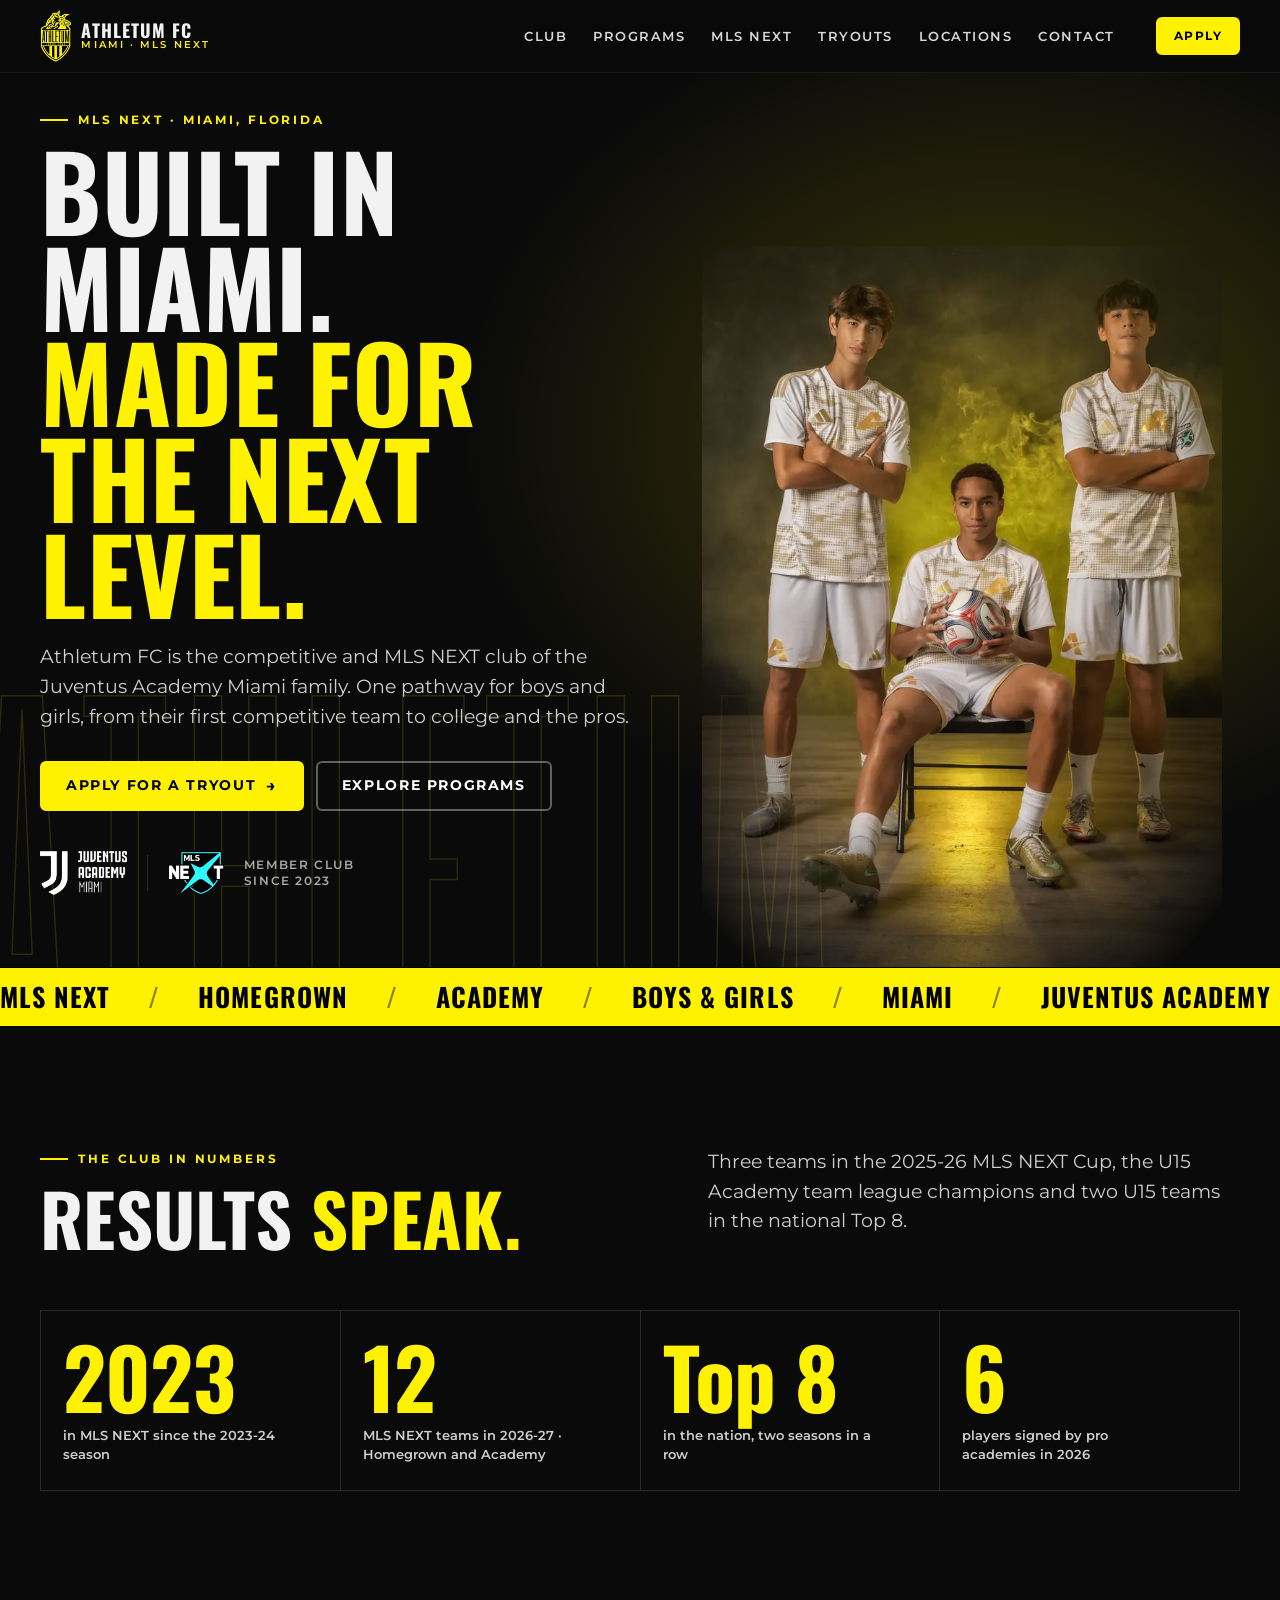
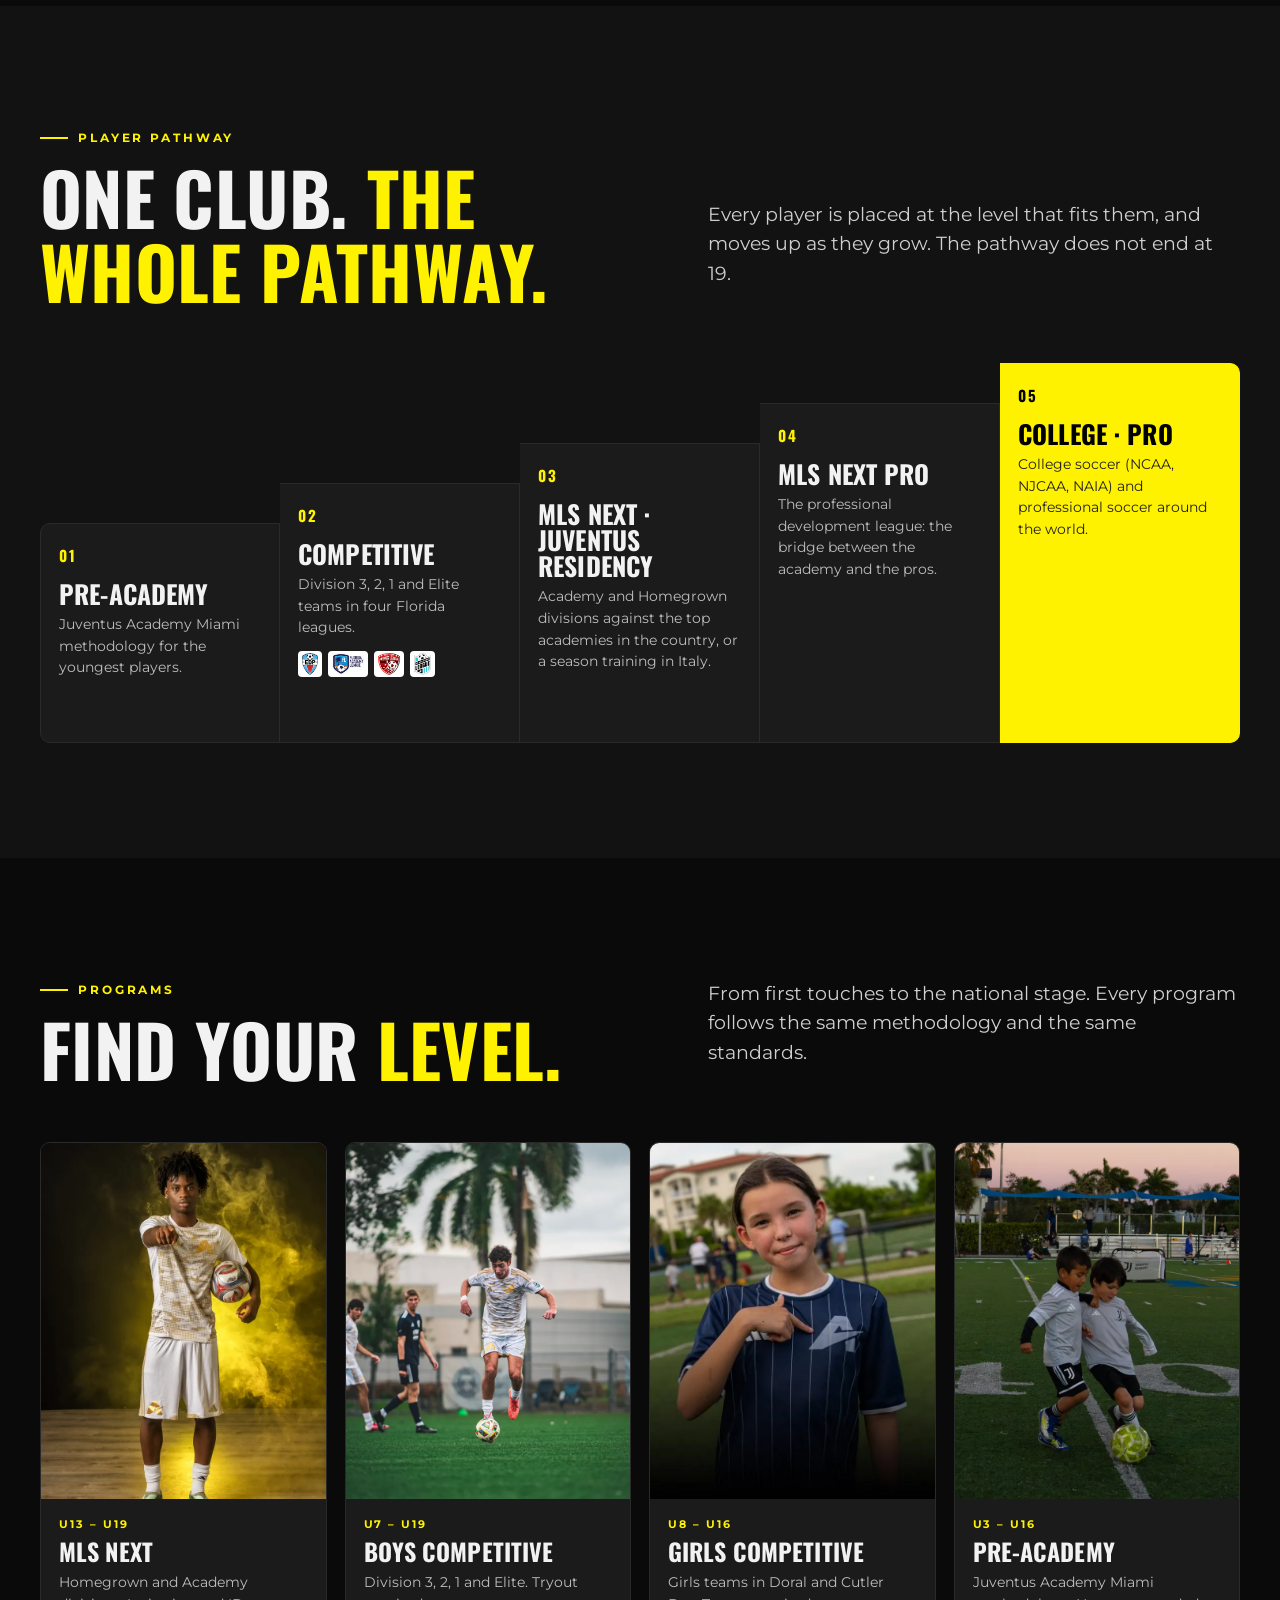
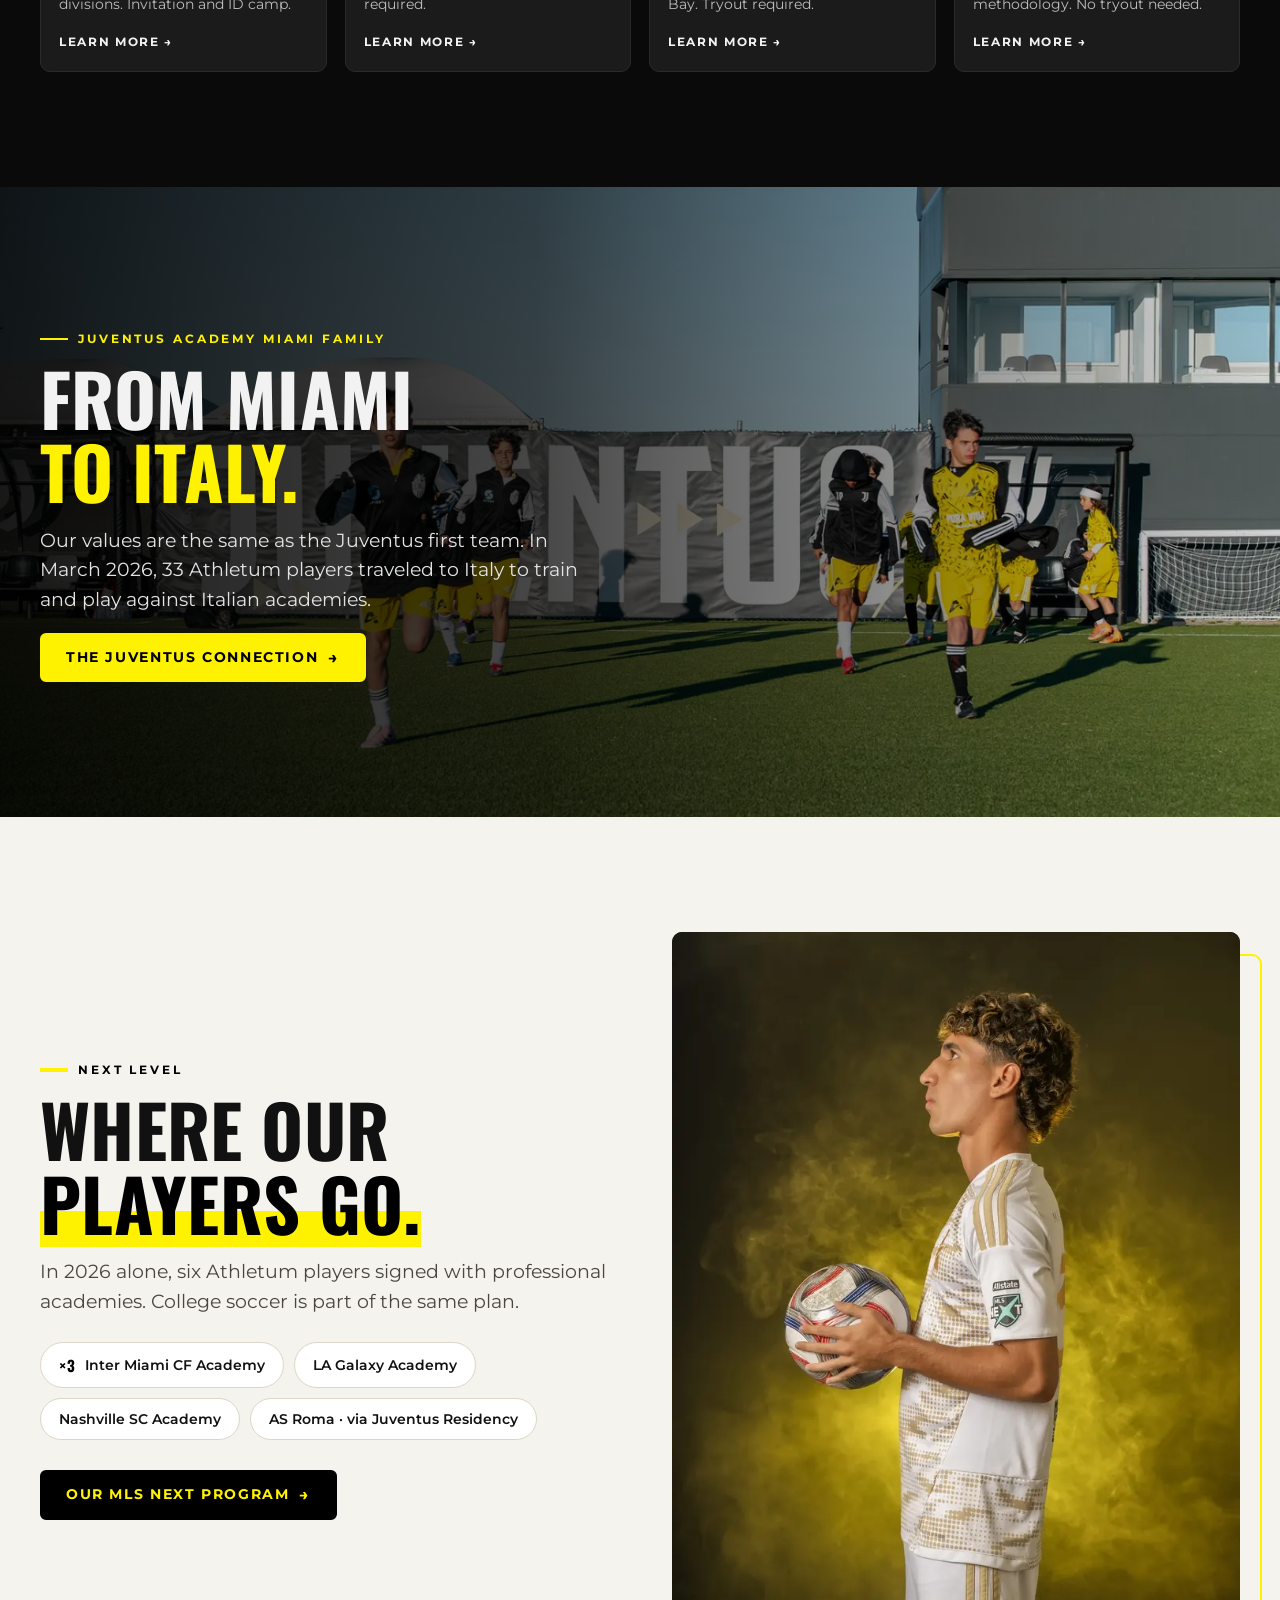
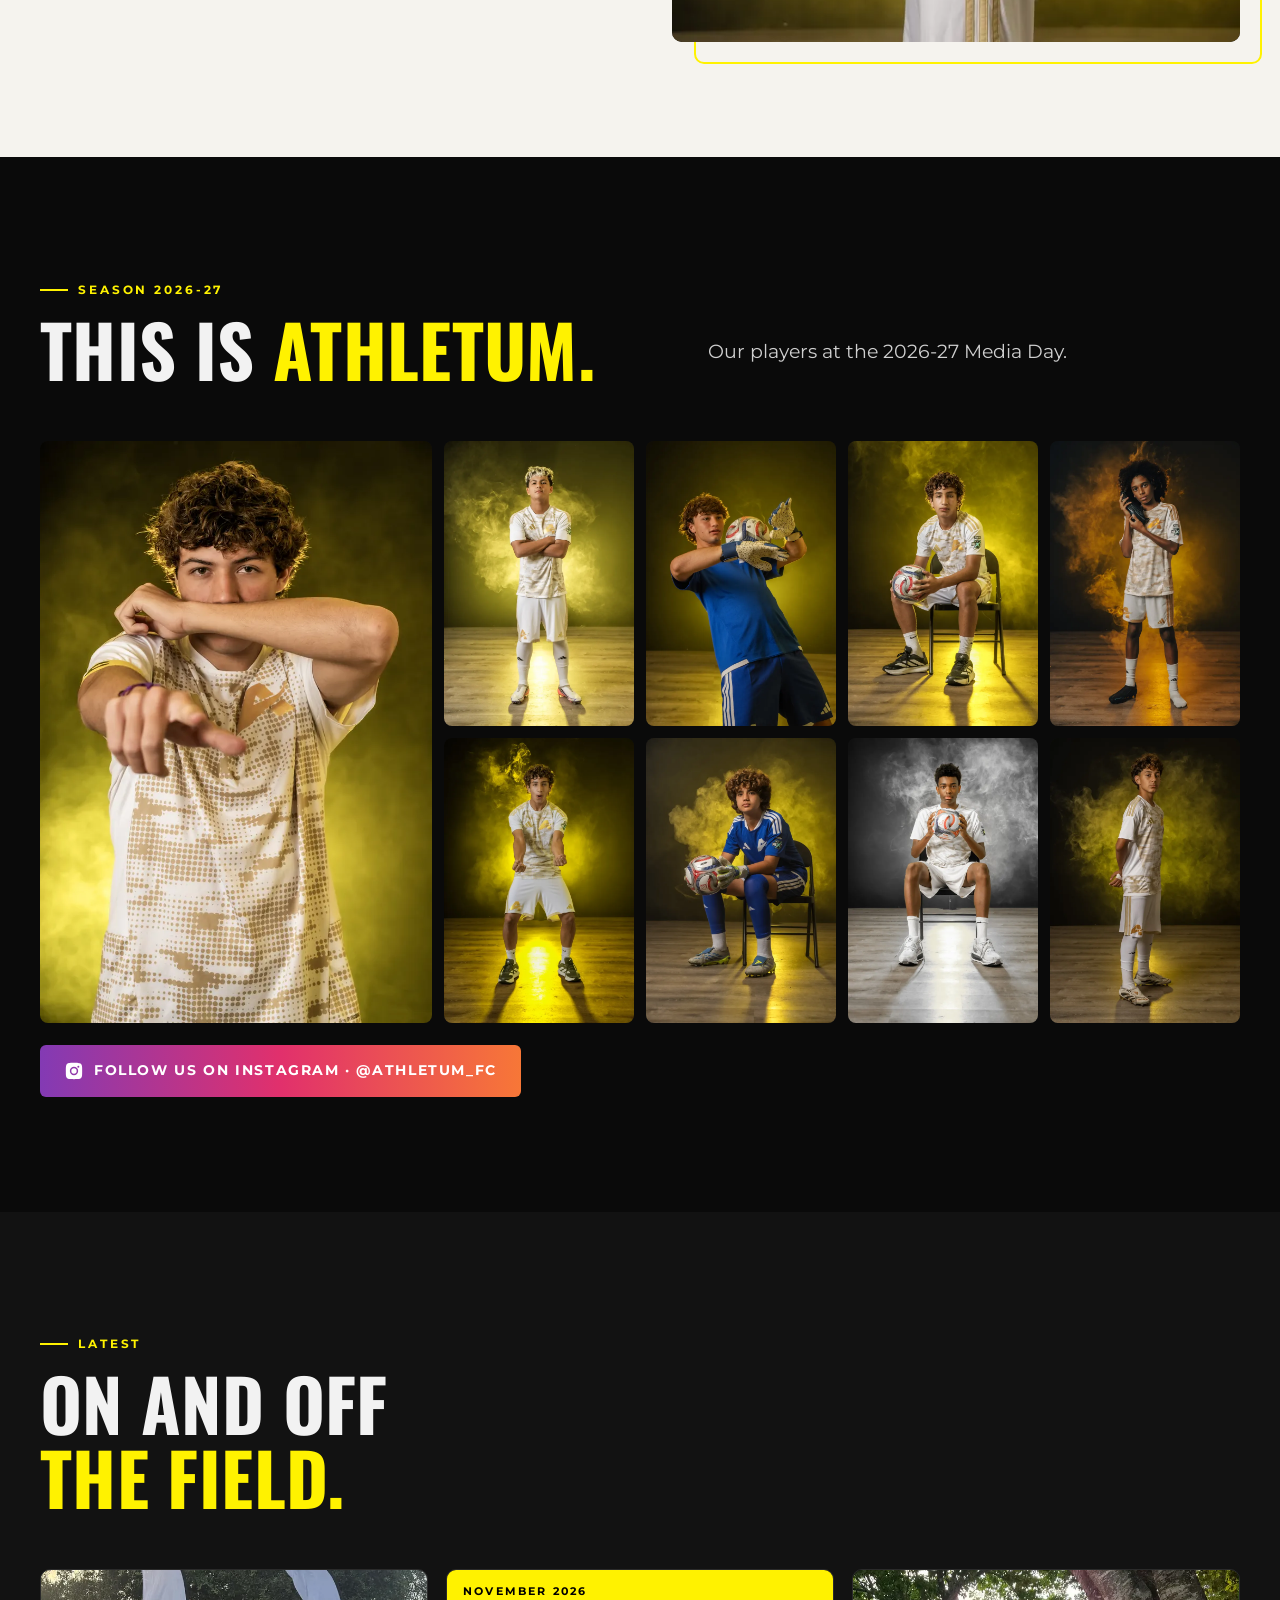
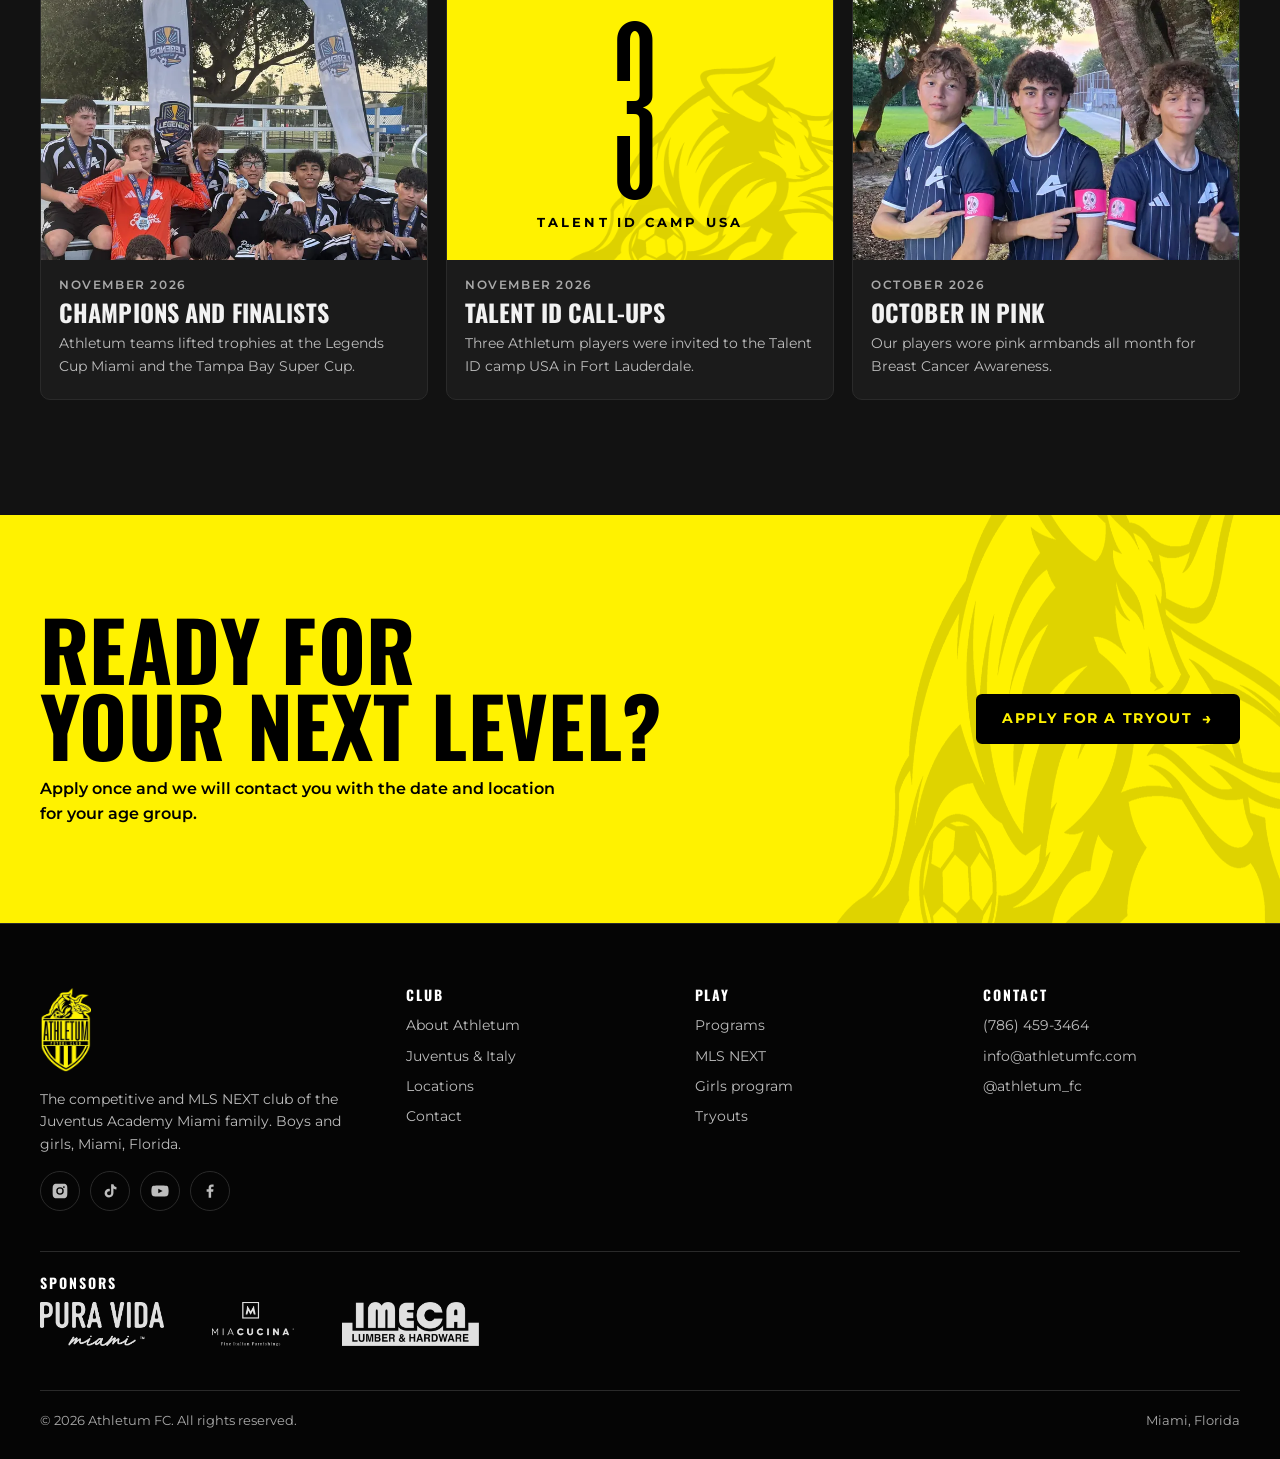
<file: index.html>
<!doctype html>
<html lang="en">
<head>
<meta charset="utf-8">
<meta name="viewport" content="width=device-width, initial-scale=1">
<meta name="robots" content="noindex, nofollow">
<title>Athletum FC · Miami</title>
<meta name="description" content="Athletum FC: MLS NEXT and competitive soccer for boys and girls in Miami. Part of the Juventus Academy Miami family.">
<meta name="theme-color" content="#0a0a0a">
<link rel="icon" href="assets/img/escudo.webp">
<link rel="preconnect" href="https://fonts.googleapis.com"><link rel="preconnect" href="https://fonts.gstatic.com" crossorigin>
<link href="https://fonts.googleapis.com/css2?family=Montserrat:wght@400;500;600;700&family=Oswald:wght@500;700&family=Six+Caps&display=swap" rel="stylesheet">
<link rel="stylesheet" href="assets/site.css?v=1311d">
<script>document.documentElement.classList.add('js')</script>
</head>
<body>
<a class="sr" href="#main">Skip to content</a>
<header class="hdr"><div class="w">
  <a class="logo" href="" aria-label="Athletum FC home"><img src="assets/img/escudo.webp" alt="" width="145" height="240"><span>Athletum FC<small>Miami · MLS NEXT</small></span></a>
  <nav class="nav" aria-label="Main"><a href="club/">Club</a><a href="programs/">Programs</a><a href="mls-next/">MLS NEXT</a><a href="tryouts/">Tryouts</a><a href="locations/">Locations</a><a href="contact/">Contact</a></nav>
  <a class="btn sm" href="tryouts/#apply">Apply</a>
  <button class="burger" type="button" aria-label="Open menu" aria-expanded="false" aria-controls="menu"><span></span></button>
</div></header>
<nav class="menu" id="menu" aria-label="Mobile"><a href="" aria-current=page>Home</a><a href="club/">Club</a><a href="programs/">Programs</a><a href="mls-next/">MLS NEXT</a><a href="tryouts/">Tryouts</a><a href="locations/">Locations</a><a href="contact/">Contact</a><a class="btn" href="tryouts/#apply">Apply for a tryout</a></nav>
<main id="main">

<section class="hero">
  <div class="big" aria-hidden="true">ATHLETUM</div>
  <div class="w">
    <div>
      <p class="eyebrow">MLS NEXT · Miami, Florida</p>
      <h1 class="h1">Built in Miami. <em>Made for the next level.</em></h1>
      <p class="lead">Athletum FC is the competitive and MLS NEXT club of the Juventus Academy Miami family. One pathway for boys and girls, from their first competitive team to college and the pros.</p>
      <div class="ctas"><a class="btn" href="tryouts/#apply">Apply for a tryout <span class="arr">→</span></a><a class="btn ghost" href="programs/">Explore programs</a></div>
      <div class="badges"><img src="assets/logo_jam.webp" alt="Juventus Academy Miami" width="593" height="300"><span class="sep"></span><img src="assets/logo_mlsnext.webp" alt="MLS NEXT" width="208" height="164"><span>Member club<br>since 2023</span></div>
    </div>
    <div class="ph"><img src="assets/img/md_2247-720.webp" srcset="assets/img/md_2247-720.webp 720w, assets/img/md_2247-1400.webp 1400w" sizes="(min-width:900px) 520px, 86vw" width="3606" height="5447" alt="Three Athletum players in the 2026-27 white and gold kit" style="object-position:50% 0%" fetchpriority="high"></div>
  </div>
</section>
<div class="mq" aria-hidden="true"><div><b>MLS NEXT</b><i>/</i><b>Homegrown</b><i>/</i><b>Academy</b><i>/</i><b>Boys &amp; Girls</b><i>/</i><b>Miami</b><i>/</i><b>Juventus Academy Miami family</b><i>/</i><b>MLS NEXT</b><i>/</i><b>Homegrown</b><i>/</i><b>Academy</b><i>/</i><b>Boys &amp; Girls</b><i>/</i><b>Miami</b><i>/</i><b>Juventus Academy Miami family</b><i>/</i><b>MLS NEXT</b><i>/</i><b>Homegrown</b><i>/</i><b>Academy</b><i>/</i><b>Boys &amp; Girls</b><i>/</i><b>Miami</b><i>/</i><b>Juventus Academy Miami family</b><i>/</i><b>MLS NEXT</b><i>/</i><b>Homegrown</b><i>/</i><b>Academy</b><i>/</i><b>Boys &amp; Girls</b><i>/</i><b>Miami</b><i>/</i><b>Juventus Academy Miami family</b><i>/</i></div></div>

<section class="sec"><div class="w">
  <div class="head split rv"><div><p class="eyebrow">The club in numbers</p><h2 class="h2">Results <em>speak.</em></h2></div>
  <p class="lead">Three teams in the 2025-26 MLS NEXT Cup, the U15 Academy team league champions and two U15 teams in the national Top 8.</p></div>
  <div class="stats rv">
  <div class="stat"><b>2023</b><span>in MLS NEXT since the 2023-24 season</span></div>
  <div class="stat"><b>12</b><span>MLS NEXT teams in 2026-27 · Homegrown and Academy</span></div>
  <div class="stat"><b>Top 8</b><span>in the nation, two seasons in a row</span></div>
  <div class="stat"><b>6</b><span>players signed by pro academies in 2026</span></div>
</div>
</div></section>

<section class="sec coal"><div class="w">
  <div class="head split rv"><div><p class="eyebrow">Player pathway</p><h2 class="h2">One club. <em>The whole pathway.</em></h2></div>
  <p class="lead">Every player is placed at the level that fits them, and moves up as they grow. The pathway does not end at 19.</p></div>
  <div class="path rv">
  <div class="step"><h3>Pre-Academy</h3><p>Juventus Academy Miami methodology for the youngest players.</p></div>
  <div class="step"><h3>Competitive</h3><p>Division 3, 2, 1 and Elite teams in four Florida leagues.</p><div class="lg"><img src="assets/liga_edp.webp" alt="EDP Florida" width="117" height="160" loading="lazy"><img src="assets/liga_fal.webp" alt="Florida Academy League" loading="lazy"><img src="assets/liga_sfpl.webp" alt="South Florida Premier League" loading="lazy"><img src="assets/liga_nal.webp" alt="National Academy League" loading="lazy"></div></div>
  <div class="step"><h3>MLS NEXT · Juventus Residency</h3><p>Academy and Homegrown divisions against the top academies in the country, or a season training in Italy.</p></div>
  <div class="step"><h3>MLS NEXT Pro</h3><p>The professional development league: the bridge between the academy and the pros.</p></div>
  <div class="step"><h3>College · Pro</h3><p>College soccer (NCAA, NJCAA, NAIA) and professional soccer around the world.</p></div>
</div>
</div></section>

<section class="sec"><div class="w">
  <div class="head split rv"><div><p class="eyebrow">Programs</p><h2 class="h2">Find your <em>level.</em></h2></div>
  <p class="lead">From first touches to the national stage. Every program follows the same methodology and the same standards.</p></div>
  <div class="cards c4">
    <a class="card rv" href="programs/#mlsnext"><div class="im"><img src="assets/img/md_1784-720.webp" srcset="assets/img/md_1784-720.webp 720w, assets/img/md_1784-1400.webp 1400w" sizes="(min-width:1060px) 300px, (min-width:700px) 50vw, 100vw" width="3744" height="5616" alt="Athletum MLS NEXT player pointing at the camera with a ball under his arm" style="object-position:50% 18%" loading="lazy" decoding="async"></div><div class="tx"><span class="tag">U13 – U19</span><h3>MLS NEXT</h3><p>Homegrown and Academy divisions. Invitation and ID camp.</p><span class="more">Learn more</span></div></a>
    <a class="card rv" href="programs/#boys"><div class="im"><img src="assets/img/ig_dribble-720.webp" srcset="assets/img/ig_dribble-720.webp 720w, assets/img/ig_dribble-1400.webp 1400w" sizes="(min-width:1060px) 300px, (min-width:700px) 50vw, 100vw" width="3059" height="3969" alt="Athletum player dribbling during a match" style="object-position:50% 40%" loading="lazy" decoding="async"></div><div class="tx"><span class="tag">U7 – U19</span><h3>Boys competitive</h3><p>Division 3, 2, 1 and Elite. Tryout required.</p><span class="more">Learn more</span></div></a>
    <a class="card rv" href="programs/#girls"><div class="im"><img src="assets/img/web_girls-720.webp" srcset="assets/img/web_girls-720.webp 720w, assets/img/web_girls-1400.webp 1400w" sizes="(min-width:1060px) 300px, (min-width:700px) 50vw, 100vw" width="600" height="720" alt="Athletum girls program player pointing at the crest on her jersey" style="object-position:50% 25%" loading="lazy" decoding="async"></div><div class="tx"><span class="tag">U8 – U16</span><h3>Girls competitive</h3><p>Girls teams in Doral and Cutler Bay. Tryout required.</p><span class="more">Learn more</span></div></a>
    <a class="card rv" href="programs/#preacademy"><div class="im"><img src="assets/img/jam_pre-720.webp" srcset="assets/img/jam_pre-720.webp 720w, assets/img/jam_pre-1400.webp 1400w" sizes="(min-width:1060px) 300px, (min-width:700px) 50vw, 100vw" width="2060" height="3090" alt="Two young Pre-Academy players battling for the ball" style="object-position:50% 45%" loading="lazy" decoding="async"></div><div class="tx"><span class="tag">U3 – U16</span><h3>Pre-Academy</h3><p>Juventus Academy Miami methodology. No tryout needed.</p><span class="more">Learn more</span></div></a>
  </div>
</div></section>

<section class="band" aria-labelledby="h-italy">
  <img src="assets/img/it_run-720.webp" srcset="assets/img/it_run-720.webp 720w, assets/img/it_run-1400.webp 1400w" sizes="100vw" width="2000" height="1333" alt="Athletum players warming up in Italy in front of a giant Juventus sign" style="object-position:50% 40%" loading="lazy" decoding="async">
  <div class="w"><div style="max-width:560px" class="rv">
    <p class="eyebrow">Juventus Academy Miami family</p>
    <h2 class="h2" id="h-italy">From Miami <em>to Italy.</em></h2>
    <p class="lead">Our values are the same as the Juventus first team. In March 2026, 33 Athletum players traveled to Italy to train and play against Italian academies.</p>
    <a class="btn" href="club/#italy">The Juventus connection <span class="arr">→</span></a>
  </div></div>
</section>

<section class="sec paper"><div class="w">
  <div class="split2">
    <div class="rv">
      <p class="eyebrow">Next level</p>
      <h2 class="h2">Where our <em>players go.</em></h2>
      <p class="lead">In 2026 alone, six Athletum players signed with professional academies. College soccer is part of the same plan.</p>
      <div class="chips" style="margin:26px 0 30px"><span class="chip"><b>×3</b> Inter Miami CF Academy</span><span class="chip">LA Galaxy Academy</span><span class="chip">Nashville SC Academy</span><span class="chip">AS Roma · via Juventus Residency</span></div>
      <a class="btn dark" href="mls-next/">Our MLS NEXT program <span class="arr">→</span></a>
    </div>
    <div class="offset rv"><div class="frame"><img src="assets/img/md_2089-720.webp" srcset="assets/img/md_2089-720.webp 720w, assets/img/md_2089-1400.webp 1400w" sizes="(min-width:900px) 560px, 100vw" width="3744" height="5616" alt="Athletum player in profile holding a ball" style="object-position:50% 20%" loading="lazy" decoding="async"></div></div>
  </div>
</div></section>

<section class="sec"><div class="w">
  <div class="head split rv"><div><p class="eyebrow">Season 2026-27</p><h2 class="h2">This is <em>Athletum.</em></h2></div>
  <p class="lead">Our players at the 2026-27 Media Day.</p></div>
  <div class="wall rv">
    <figure><img src="assets/img/md_1284-720.webp" srcset="assets/img/md_1284-720.webp 720w, assets/img/md_1284-1400.webp 1400w" sizes="(min-width:900px) 420px, 100vw" width="3744" height="5616" alt="Athletum player pointing at the camera" style="object-position:50% 20%" loading="lazy" decoding="async"></figure>
    <figure><img src="assets/img/md_1383-720.webp" srcset="assets/img/md_1383-720.webp 720w, assets/img/md_1383-1400.webp 1400w" sizes="(min-width:900px) 200px, 50vw" width="3744" height="5616" alt="Athletum player with arms crossed" style="object-position:50% 20%" loading="lazy" decoding="async"></figure>
    <figure><img src="assets/img/md_1633-720.webp" srcset="assets/img/md_1633-720.webp 720w, assets/img/md_1633-1400.webp 1400w" sizes="(min-width:900px) 200px, 50vw" width="3744" height="5616" alt="Athletum goalkeeper catching a ball" style="object-position:40% 25%" loading="lazy" decoding="async"></figure>
    <figure><img src="assets/img/md_1480-720.webp" srcset="assets/img/md_1480-720.webp 720w, assets/img/md_1480-1400.webp 1400w" sizes="(min-width:900px) 200px, 50vw" width="3744" height="5616" alt="Athletum player seated with a ball" style="object-position:50% 30%" loading="lazy" decoding="async"></figure>
    <figure><img src="assets/img/md_3378-720.webp" srcset="assets/img/md_3378-720.webp 720w, assets/img/md_3378-1400.webp 1400w" sizes="(min-width:900px) 200px, 50vw" width="3744" height="5616" alt="Athletum player holding his boots" style="object-position:50% 20%" loading="lazy" decoding="async"></figure>
    <figure><img src="assets/img/md_1468-720.webp" srcset="assets/img/md_1468-720.webp 720w, assets/img/md_1468-1400.webp 1400w" sizes="(min-width:900px) 200px, 50vw" width="3744" height="5616" alt="Athletum player in an action pose" style="object-position:50% 20%" loading="lazy" decoding="async"></figure>
    <figure><img src="assets/img/md_4099-720.webp" srcset="assets/img/md_4099-720.webp 720w, assets/img/md_4099-1400.webp 1400w" sizes="(min-width:900px) 200px, 50vw" width="3744" height="5616" alt="Athletum goalkeeper seated with a ball" style="object-position:50% 30%" loading="lazy" decoding="async"></figure>
    <figure><img src="assets/img/md_1422-720.webp" srcset="assets/img/md_1422-720.webp 720w, assets/img/md_1422-1400.webp 1400w" sizes="(min-width:900px) 200px, 50vw" width="3744" height="5616" alt="Athletum player seated holding a ball" style="object-position:50% 25%" loading="lazy" decoding="async"></figure>
    <figure><img src="assets/img/md_3267-720.webp" srcset="assets/img/md_3267-720.webp 720w, assets/img/md_3267-1400.webp 1400w" sizes="(min-width:900px) 200px, 50vw" width="3744" height="5616" alt="Athletum player standing in the 2026-27 kit" style="object-position:50% 18%" loading="lazy" decoding="async"></figure>
  </div>
  <a class="btn ig" href="https://www.instagram.com/athletum_fc/" target="_blank" rel="noopener"><svg viewBox="0 0 24 24" aria-hidden="true"><path d="M12 2.2c3.2 0 3.6 0 4.8.1 1.2.1 1.8.2 2.2.4.6.2 1 .5 1.4.9.4.4.7.8.9 1.4.2.4.4 1.1.4 2.2.1 1.3.1 1.6.1 4.8s0 3.6-.1 4.8c-.1 1.2-.2 1.8-.4 2.2-.2.6-.5 1-.9 1.4-.4.4-.8.7-1.4.9-.4.2-1.1.4-2.2.4-1.3.1-1.6.1-4.8.1s-3.6 0-4.8-.1c-1.2-.1-1.8-.2-2.2-.4-.6-.2-1-.5-1.4-.9-.4-.4-.7-.8-.9-1.4-.2-.4-.4-1.1-.4-2.2C2.2 15.6 2.2 15.2 2.2 12s0-3.6.1-4.8c.1-1.2.2-1.8.4-2.2.2-.6.5-1 .9-1.4.4-.4.8-.7 1.4-.9.4-.2 1.1-.4 2.2-.4C8.4 2.2 8.8 2.2 12 2.2zm0 4.8a5 5 0 1 0 0 10 5 5 0 0 0 0-10zm0 8.2a3.2 3.2 0 1 1 0-6.4 3.2 3.2 0 0 1 0 6.4zm5.2-9.6a1.2 1.2 0 1 0 0 2.4 1.2 1.2 0 0 0 0-2.4z"/></svg> Follow us on Instagram · @athletum_fc</a>
</div></section>

<section class="sec coal news"><div class="w">
  <div class="head split rv"><div><p class="eyebrow">Latest</p><h2 class="h2">On and off <em>the field.</em></h2></div></div>
  <div class="cards c3">
    <article class="card rv"><div class="im"><img src="assets/img/ig_legends-720.webp" srcset="assets/img/ig_legends-720.webp 720w, assets/img/ig_legends-1400.webp 1400w" sizes="(min-width:1060px) 400px, (min-width:700px) 50vw, 100vw" width="2342" height="3123" alt="Athletum team celebrating with the Legends Cup trophy" style="object-position:50% 35%" loading="lazy" decoding="async"></div><div class="tx"><time datetime="2026-11">November 2026</time><h3>Champions and finalists</h3><p>Athletum teams lifted trophies at the Legends Cup Miami and the Tampa Bay Super Cup.</p></div></article>
    <article class="card rv"><div class="im"><div class="gfx" style="width:100%;height:100%"><small>November 2026</small><img src="assets/img/toro.webp" alt="" width="1000" height="573" loading="lazy"><div><b>3</b><span>Talent ID camp USA</span></div></div></div><div class="tx"><time datetime="2026-11">November 2026</time><h3>Talent ID call-ups</h3><p>Three Athletum players were invited to the Talent ID camp USA in Fort Lauderdale.</p></div></article>
    <article class="card rv"><div class="im"><img src="assets/img/ig_pink-720.webp" srcset="assets/img/ig_pink-720.webp 720w, assets/img/ig_pink-1400.webp 1400w" sizes="(min-width:1060px) 400px, (min-width:700px) 50vw, 100vw" width="1848" height="2464" alt="Athletum players wearing pink armbands" style="object-position:50% 30%" loading="lazy" decoding="async"></div><div class="tx"><time datetime="2026-10">October 2026</time><h3>October in pink</h3><p>Our players wore pink armbands all month for Breast Cancer Awareness.</p></div></article>
  </div>
</div></section>
<section class="cta"><img class="toro" src="assets/img/toro.webp" alt="" width="1000" height="573" loading="lazy"><div class="w">
  <div><h2>Ready for<br>your next level?</h2><p>Apply once and we will contact you with the date and location for your age group.</p></div>
  <div class="ctas"><a class="btn dark" href="tryouts/#apply">Apply for a tryout <span class="arr">→</span></a></div>
</div></section>
</main>
<footer class="ftr"><div class="w">
  <div class="g">
    <div><img src="assets/img/escudo.webp" alt="Athletum FC crest" width="145" height="240" loading="lazy">
      <p>The competitive and MLS NEXT club of the Juventus Academy Miami family. Boys and girls, Miami, Florida.</p>
      <div class="soc"><a href="https://www.instagram.com/athletum_fc/" target="_blank" rel="noopener" aria-label="Instagram"><svg viewBox="0 0 24 24" aria-hidden="true"><path d="M12 2.2c3.2 0 3.6 0 4.8.1 1.2.1 1.8.2 2.2.4.6.2 1 .5 1.4.9.4.4.7.8.9 1.4.2.4.4 1.1.4 2.2.1 1.3.1 1.6.1 4.8s0 3.6-.1 4.8c-.1 1.2-.2 1.8-.4 2.2-.2.6-.5 1-.9 1.4-.4.4-.8.7-1.4.9-.4.2-1.1.4-2.2.4-1.3.1-1.6.1-4.8.1s-3.6 0-4.8-.1c-1.2-.1-1.8-.2-2.2-.4-.6-.2-1-.5-1.4-.9-.4-.4-.7-.8-.9-1.4-.2-.4-.4-1.1-.4-2.2C2.2 15.6 2.2 15.2 2.2 12s0-3.6.1-4.8c.1-1.2.2-1.8.4-2.2.2-.6.5-1 .9-1.4.4-.4.8-.7 1.4-.9.4-.2 1.1-.4 2.2-.4C8.4 2.2 8.8 2.2 12 2.2zm0 4.8a5 5 0 1 0 0 10 5 5 0 0 0 0-10zm0 8.2a3.2 3.2 0 1 1 0-6.4 3.2 3.2 0 0 1 0 6.4zm5.2-9.6a1.2 1.2 0 1 0 0 2.4 1.2 1.2 0 0 0 0-2.4z"/></svg></a><a href="https://www.tiktok.com/@athletumfc" target="_blank" rel="noopener" aria-label="TikTok"><svg viewBox="0 0 24 24" aria-hidden="true"><path d="M16.6 3c.4 2.1 1.8 3.6 4 3.8v3.1c-1.5 0-2.8-.4-4-1.2v6.1c0 3.4-2.6 5.9-5.9 5.9S4.8 18.3 4.8 15s2.7-5.9 6-5.9c.3 0 .6 0 .9.1v3.2c-.3-.1-.6-.1-.9-.1-1.5 0-2.7 1.2-2.7 2.7s1.2 2.7 2.7 2.7 2.7-1.2 2.7-2.7V3h3.1z"/></svg></a><a href="https://www.youtube.com/@athletumfc" target="_blank" rel="noopener" aria-label="YouTube"><svg viewBox="0 0 24 24" aria-hidden="true"><path d="M23 7.2a3 3 0 0 0-2.1-2.1C19 4.6 12 4.6 12 4.6s-7 0-8.9.5A3 3 0 0 0 1 7.2 31 31 0 0 0 .5 12 31 31 0 0 0 1 16.8a3 3 0 0 0 2.1 2.1c1.9.5 8.9.5 8.9.5s7 0 8.9-.5a3 3 0 0 0 2.1-2.1 31 31 0 0 0 .5-4.8 31 31 0 0 0-.5-4.8zM9.7 15.1V8.9L15.5 12l-5.8 3.1z"/></svg></a><a href="https://www.facebook.com/athletumfc" target="_blank" rel="noopener" aria-label="Facebook"><svg viewBox="0 0 24 24" aria-hidden="true"><path d="M13.5 21v-8h2.7l.4-3.2h-3.1v-2c0-.9.3-1.5 1.6-1.5h1.7V3.4c-.3 0-1.3-.1-2.5-.1-2.4 0-4.1 1.5-4.1 4.2v2.3H7.5V13h2.7v8h3.3z"/></svg></a></div></div>
    <div><h4>Club</h4><ul><li><a href="club/">About Athletum</a></li><li><a href="club/#italy">Juventus &amp; Italy</a></li><li><a href="locations/">Locations</a></li><li><a href="contact/">Contact</a></li></ul></div>
    <div><h4>Play</h4><ul><li><a href="programs/">Programs</a></li><li><a href="mls-next/">MLS NEXT</a></li><li><a href="programs/#girls">Girls program</a></li><li><a href="tryouts/">Tryouts</a></li></ul></div>
    <div><h4>Contact</h4><ul><li><a href="tel:+17864593464">(786) 459-3464</a></li><li><a href="mailto:info@athletumfc.com">info@athletumfc.com</a></li><li><a href="https://www.instagram.com/athletum_fc/" target="_blank" rel="noopener">@athletum_fc</a></li></ul></div>
  </div>
  <div class="spn"><h4>Sponsors</h4><div class="spn-l"><img src="assets/img/sponsor_puravida.webp" alt="Pura Vida Miami" loading="lazy"><img src="assets/img/sponsor_miacucina.webp" alt="Mia Cucina" loading="lazy"><img src="assets/img/sponsor_imeca.webp" alt="IMECA" loading="lazy"></div></div>
  <div class="bot"><span>© 2026 Athletum FC. All rights reserved.</span><span>Miami, Florida</span></div>
</div></footer>
<div class="fix"><a class="btn" href="tryouts/#apply">Apply for a tryout</a></div>
<script src="assets/site.js?v=1311d" defer></script>
</body>
</html>
</file>
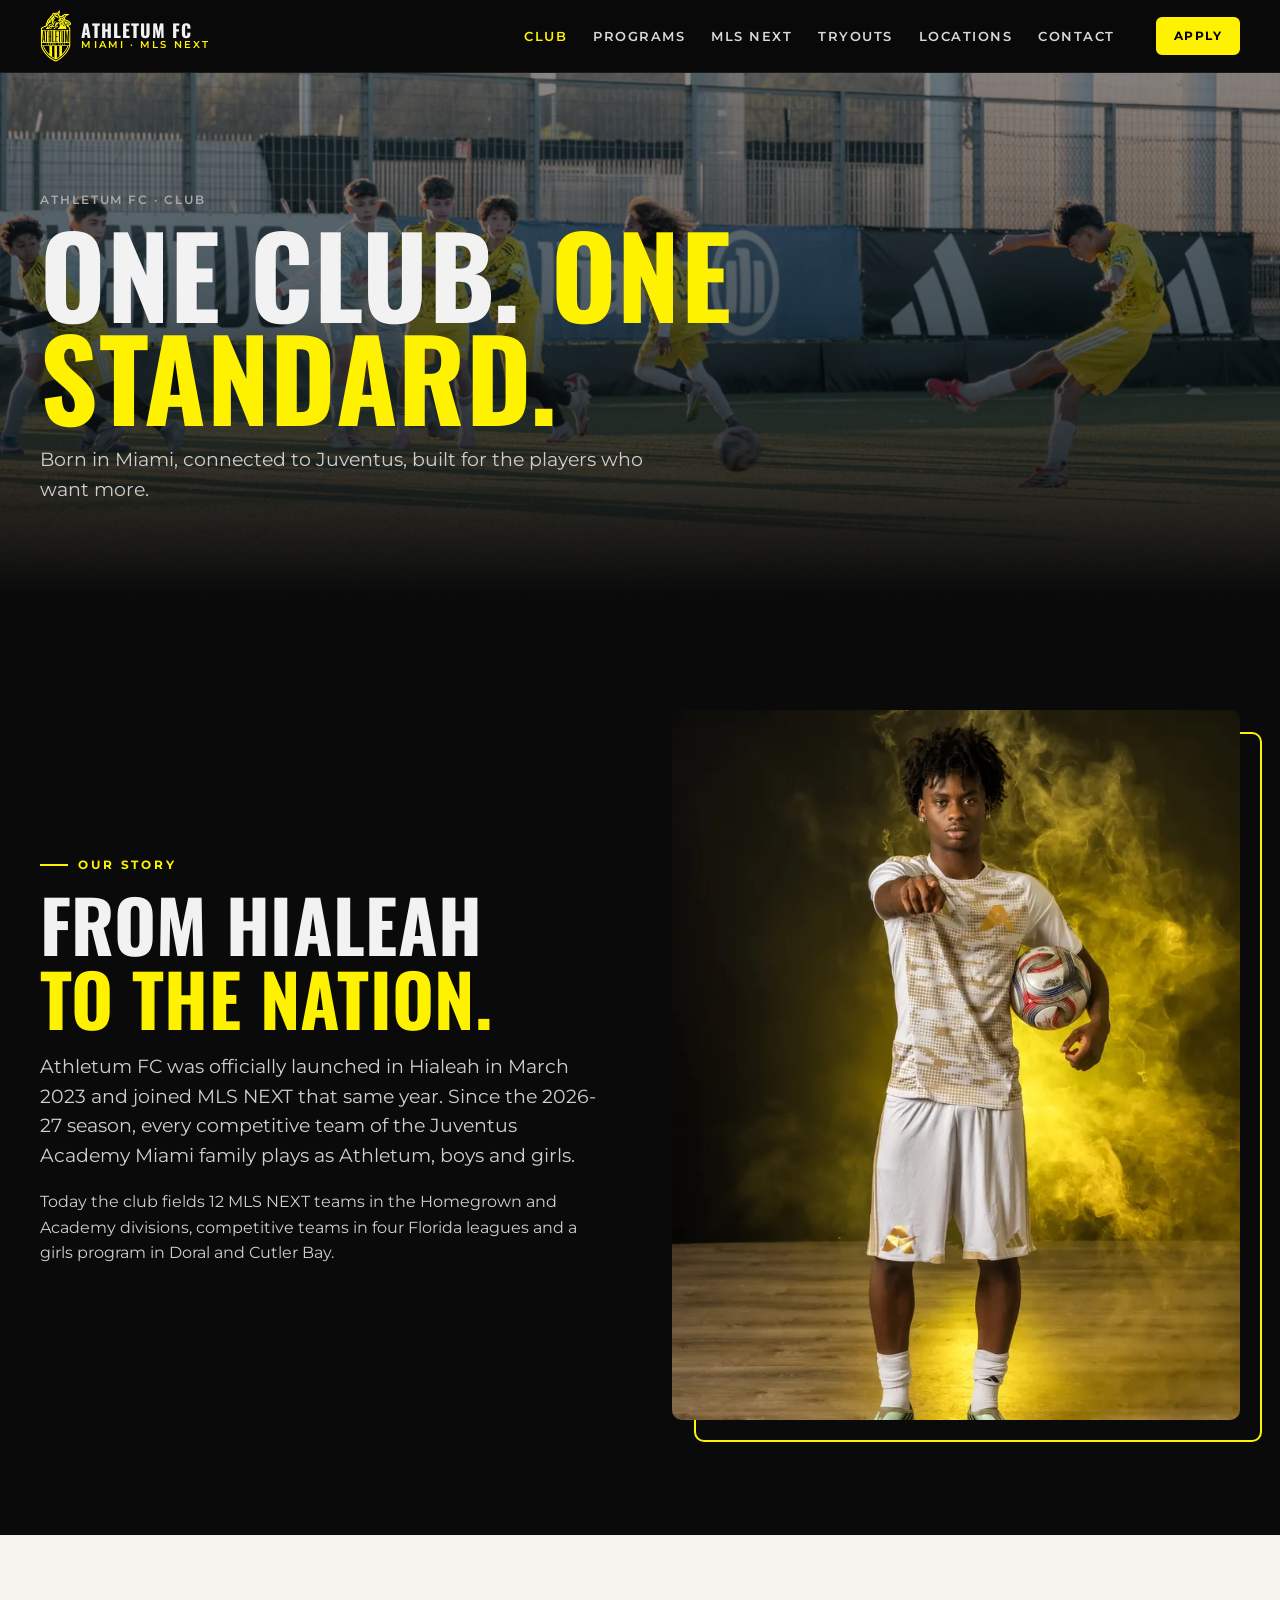
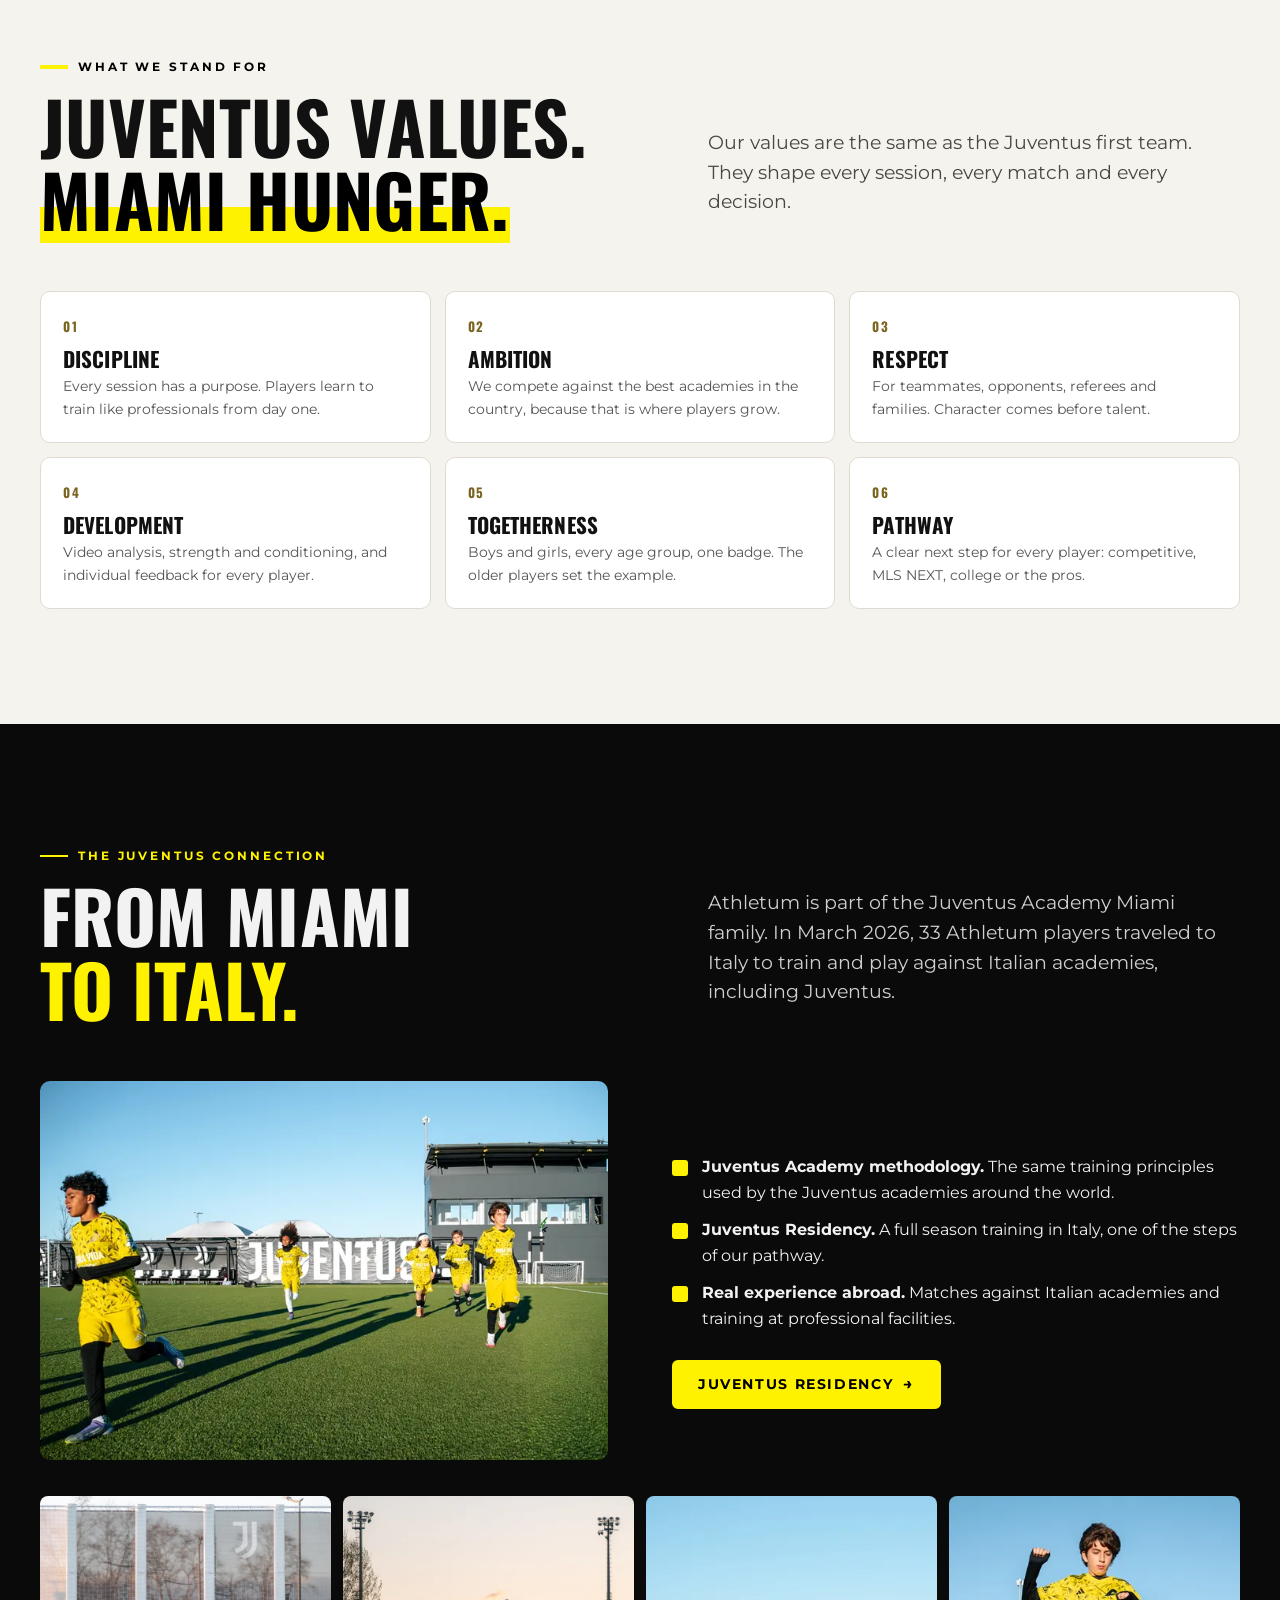
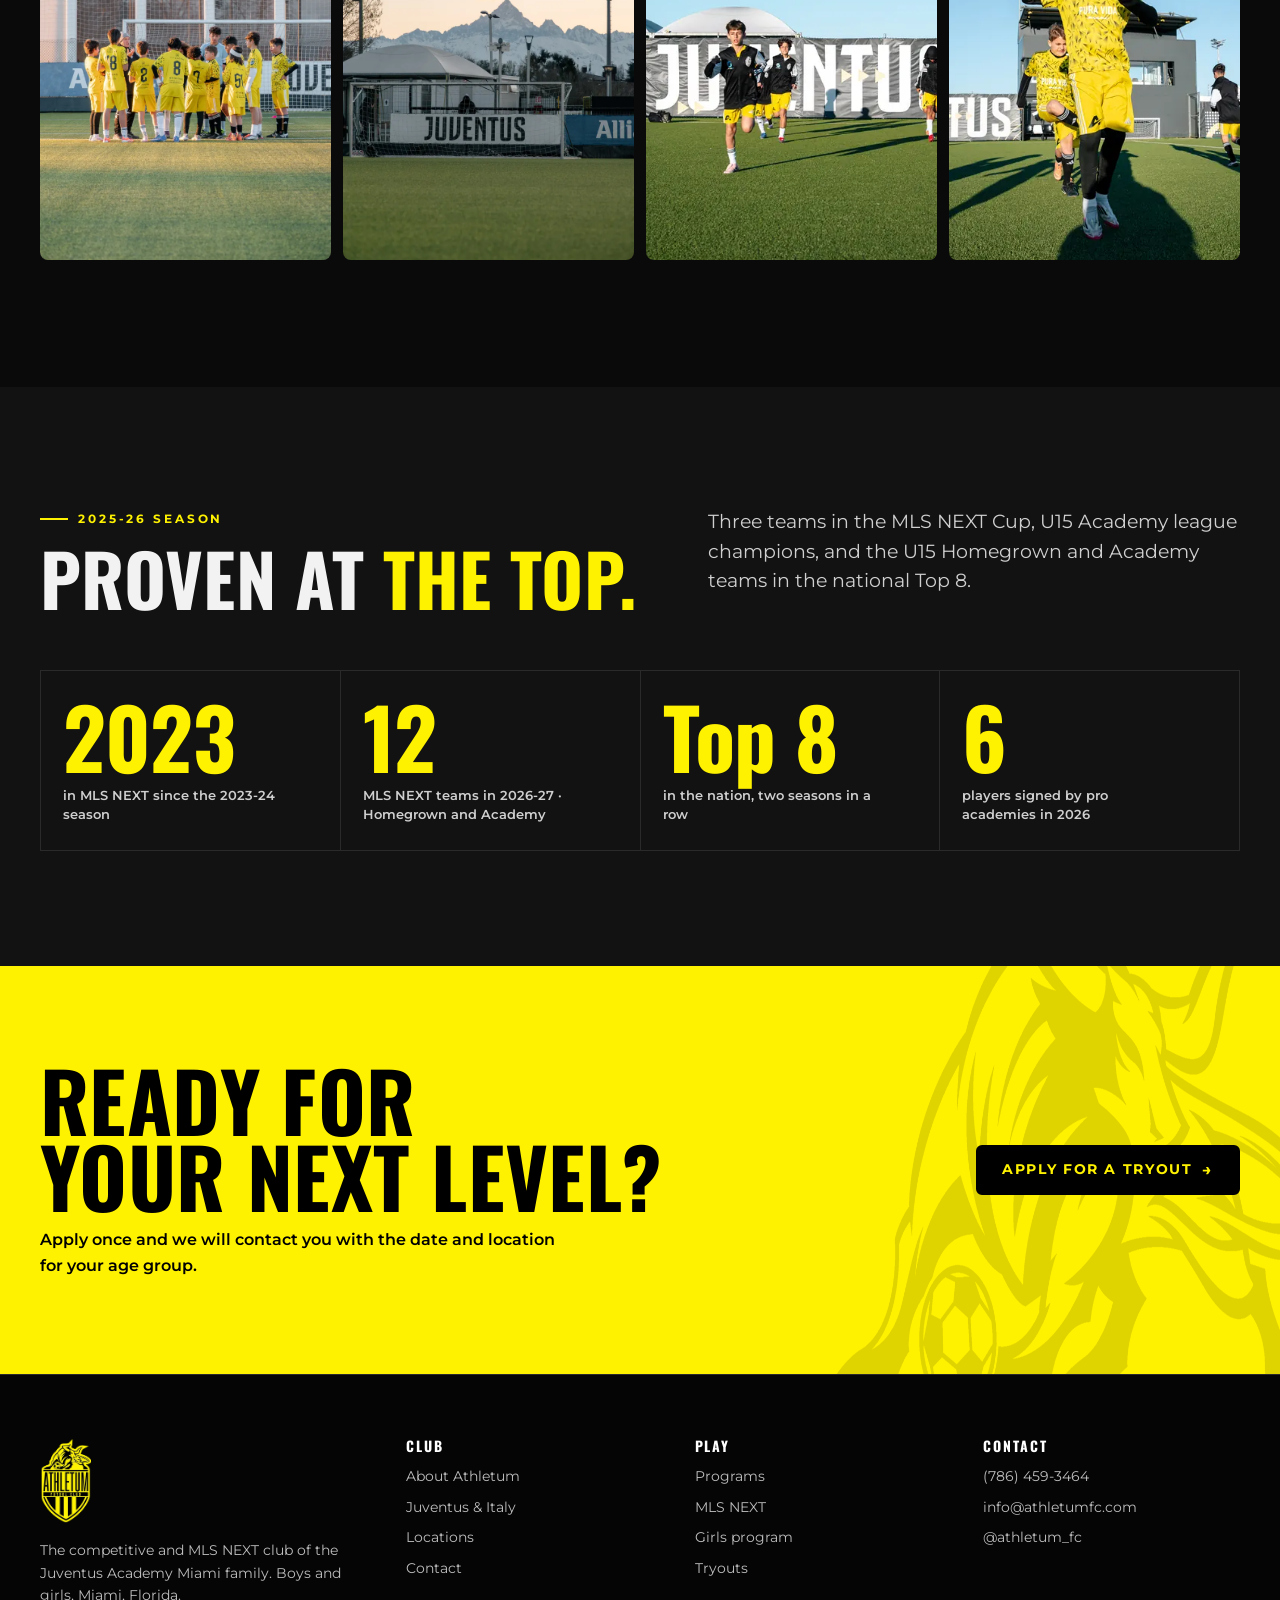
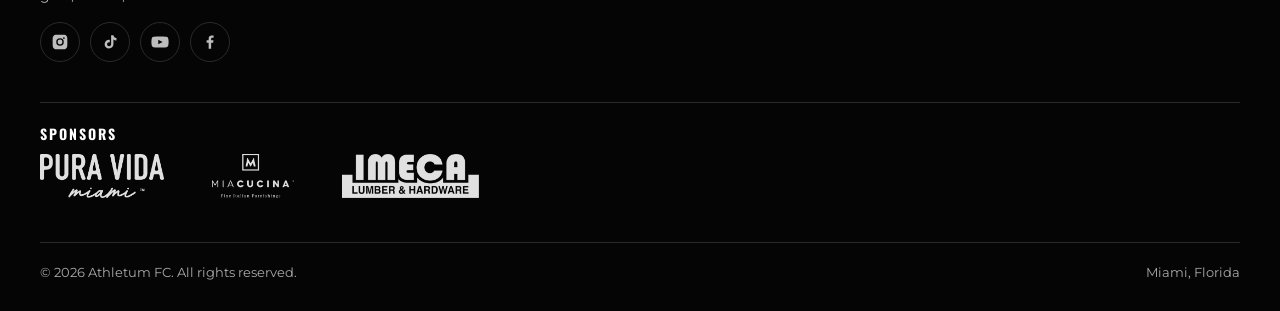
<file: club/index.html>
<!doctype html>
<html lang="en">
<head>
<meta charset="utf-8">
<meta name="viewport" content="width=device-width, initial-scale=1">
<meta name="robots" content="noindex, nofollow">
<title>Club · Athletum FC</title>
<meta name="description" content="The story, values and Juventus connection of Athletum FC, Miami.">
<meta name="theme-color" content="#0a0a0a">
<link rel="icon" href="../assets/img/escudo.webp">
<link rel="preconnect" href="https://fonts.googleapis.com"><link rel="preconnect" href="https://fonts.gstatic.com" crossorigin>
<link href="https://fonts.googleapis.com/css2?family=Montserrat:wght@400;500;600;700&family=Oswald:wght@500;700&family=Six+Caps&display=swap" rel="stylesheet">
<link rel="stylesheet" href="../assets/site.css?v=1311d">
<script>document.documentElement.classList.add('js')</script>
</head>
<body>
<a class="sr" href="#main">Skip to content</a>
<header class="hdr"><div class="w">
  <a class="logo" href="../" aria-label="Athletum FC home"><img src="../assets/img/escudo.webp" alt="" width="145" height="240"><span>Athletum FC<small>Miami · MLS NEXT</small></span></a>
  <nav class="nav" aria-label="Main"><a href="../club/" aria-current=page>Club</a><a href="../programs/">Programs</a><a href="../mls-next/">MLS NEXT</a><a href="../tryouts/">Tryouts</a><a href="../locations/">Locations</a><a href="../contact/">Contact</a></nav>
  <a class="btn sm" href="../tryouts/#apply">Apply</a>
  <button class="burger" type="button" aria-label="Open menu" aria-expanded="false" aria-controls="menu"><span></span></button>
</div></header>
<nav class="menu" id="menu" aria-label="Mobile"><a href="../">Home</a><a href="../club/" aria-current=page>Club</a><a href="../programs/">Programs</a><a href="../mls-next/">MLS NEXT</a><a href="../tryouts/">Tryouts</a><a href="../locations/">Locations</a><a href="../contact/">Contact</a><a class="btn" href="../tryouts/#apply">Apply for a tryout</a></nav>
<main id="main">

<section class="phero"><img src="../assets/img/it_shot-720.webp" srcset="../assets/img/it_shot-720.webp 720w, ../assets/img/it_shot-1400.webp 1400w" sizes="100vw" width="2000" height="1333" alt="Athletum players during a match in Italy" style="object-position:60% 55%" fetchpriority="high">
  <div class="w"><p class="crumbs">Athletum FC · Club</p><h1>One club. <em>One standard.</em></h1><p class="lead">Born in Miami, connected to Juventus, built for the players who want more.</p></div></section>

<section class="sec"><div class="w">
  <div class="split2">
    <div class="rv"><p class="eyebrow">Our story</p><h2 class="h2">From Hialeah <em>to the nation.</em></h2>
      <p class="lead">Athletum FC was officially launched in Hialeah in March 2023 and joined MLS NEXT that same year. Since the 2026-27 season, every competitive team of the Juventus Academy Miami family plays as Athletum, boys and girls.</p>
      <p style="color:#cfcfcf">Today the club fields 12 MLS NEXT teams in the Homegrown and Academy divisions, competitive teams in four Florida leagues and a girls program in Doral and Cutler Bay.</p></div>
    <div class="offset rv"><div class="frame"><img src="../assets/img/md_1784-720.webp" srcset="../assets/img/md_1784-720.webp 720w, ../assets/img/md_1784-1400.webp 1400w" sizes="(min-width:900px) 560px, 100vw" width="3744" height="5616" alt="Athletum player pointing at the camera with a ball under his arm" style="object-position:50% 18%" loading="lazy" decoding="async"></div></div>
  </div>
</div></section>

<section class="sec paper"><div class="w">
  <div class="head split rv"><div><p class="eyebrow">What we stand for</p><h2 class="h2">Juventus values. <em>Miami hunger.</em></h2></div>
  <p class="lead">Our values are the same as the Juventus first team. They shape every session, every match and every decision.</p></div>
  <div class="grid3">
    <div class="box rv"><span class="n">01</span><h3>Discipline</h3><p>Every session has a purpose. Players learn to train like professionals from day one.</p></div>
    <div class="box rv"><span class="n">02</span><h3>Ambition</h3><p>We compete against the best academies in the country, because that is where players grow.</p></div>
    <div class="box rv"><span class="n">03</span><h3>Respect</h3><p>For teammates, opponents, referees and families. Character comes before talent.</p></div>
    <div class="box rv"><span class="n">04</span><h3>Development</h3><p>Video analysis, strength and conditioning, and individual feedback for every player.</p></div>
    <div class="box rv"><span class="n">05</span><h3>Togetherness</h3><p>Boys and girls, every age group, one badge. The older players set the example.</p></div>
    <div class="box rv"><span class="n">06</span><h3>Pathway</h3><p>A clear next step for every player: competitive, MLS NEXT, college or the pros.</p></div>
  </div>
</div></section>

<section class="sec" id="italy"><div class="w">
  <div class="head split rv"><div><p class="eyebrow">The Juventus connection</p><h2 class="h2">From Miami <em>to Italy.</em></h2></div>
  <p class="lead">Athletum is part of the Juventus Academy Miami family. In March 2026, 33 Athletum players traveled to Italy to train and play against Italian academies, including Juventus.</p></div>
  <div class="split2">
    <div class="frame land rv"><img src="../assets/img/it_kid-720.webp" srcset="../assets/img/it_kid-720.webp 720w, ../assets/img/it_kid-1400.webp 1400w" sizes="(min-width:900px) 600px, 100vw" width="2000" height="1333" alt="Athletum player running on the pitch in Italy in the yellow away kit" style="object-position:40% 50%" loading="lazy" decoding="async"></div>
    <div class="rv"><ul class="ticks">
      <li><b>Juventus Academy methodology.</b> The same training principles used by the Juventus academies around the world.</li>
      <li><b>Juventus Residency.</b> A full season training in Italy, one of the steps of our pathway.</li>
      <li><b>Real experience abroad.</b> Matches against Italian academies and training at professional facilities.</li>
    </ul><a class="btn" href="../programs/#residency">Juventus Residency <span class="arr">→</span></a></div>
  </div>
  <div class="scroller fill rv" tabindex="0" aria-label="Photos from Italy, scroll sideways" style="margin-top:36px">
    <figure><img src="../assets/img/it_huddle-720.webp" srcset="../assets/img/it_huddle-720.webp 720w, ../assets/img/it_huddle-1400.webp 1400w" sizes="(min-width:900px) 300px, 72vw" width="1333" height="2000" alt="Athletum team huddle in front of the goal in Italy" style="object-position:50% 50%" loading="lazy" decoding="async"></figure>
    <figure><img src="../assets/img/it_monviso-720.webp" srcset="../assets/img/it_monviso-720.webp 720w, ../assets/img/it_monviso-1400.webp 1400w" sizes="(min-width:900px) 300px, 72vw" width="1333" height="2000" alt="Mountains behind the pitch in Italy at sunset" style="object-position:50% 50%" loading="lazy" decoding="async"></figure>
    <figure><img src="../assets/img/it_run-720.webp" srcset="../assets/img/it_run-720.webp 720w, ../assets/img/it_run-1400.webp 1400w" sizes="(min-width:900px) 300px, 72vw" width="2000" height="1333" alt="Athletum players warming up in Italy" style="object-position:30% 50%" loading="lazy" decoding="async"></figure>
    <figure><img src="../assets/img/it_kick-720.webp" srcset="../assets/img/it_kick-720.webp 720w, ../assets/img/it_kick-1400.webp 1400w" sizes="(min-width:900px) 300px, 72vw" width="2000" height="1333" alt="Athletum player celebrating with a raised fist during warm-up in Italy" style="object-position:50% 50%" loading="lazy" decoding="async"></figure>
  </div>
</div></section>

<section class="sec coal"><div class="w">
  <div class="head split rv"><div><p class="eyebrow">2025-26 season</p><h2 class="h2">Proven at <em>the top.</em></h2></div>
  <p class="lead">Three teams in the MLS NEXT Cup, U15 Academy league champions, and the U15 Homegrown and Academy teams in the national Top 8.</p></div>
  <div class="stats rv">
  <div class="stat"><b>2023</b><span>in MLS NEXT since the 2023-24 season</span></div>
  <div class="stat"><b>12</b><span>MLS NEXT teams in 2026-27 · Homegrown and Academy</span></div>
  <div class="stat"><b>Top 8</b><span>in the nation, two seasons in a row</span></div>
  <div class="stat"><b>6</b><span>players signed by pro academies in 2026</span></div>
</div>
</div></section>
<section class="cta"><img class="toro" src="../assets/img/toro.webp" alt="" width="1000" height="573" loading="lazy"><div class="w">
  <div><h2>Ready for<br>your next level?</h2><p>Apply once and we will contact you with the date and location for your age group.</p></div>
  <div class="ctas"><a class="btn dark" href="../tryouts/#apply">Apply for a tryout <span class="arr">→</span></a></div>
</div></section>
</main>
<footer class="ftr"><div class="w">
  <div class="g">
    <div><img src="../assets/img/escudo.webp" alt="Athletum FC crest" width="145" height="240" loading="lazy">
      <p>The competitive and MLS NEXT club of the Juventus Academy Miami family. Boys and girls, Miami, Florida.</p>
      <div class="soc"><a href="https://www.instagram.com/athletum_fc/" target="_blank" rel="noopener" aria-label="Instagram"><svg viewBox="0 0 24 24" aria-hidden="true"><path d="M12 2.2c3.2 0 3.6 0 4.8.1 1.2.1 1.8.2 2.2.4.6.2 1 .5 1.4.9.4.4.7.8.9 1.4.2.4.4 1.1.4 2.2.1 1.3.1 1.6.1 4.8s0 3.6-.1 4.8c-.1 1.2-.2 1.8-.4 2.2-.2.6-.5 1-.9 1.4-.4.4-.8.7-1.4.9-.4.2-1.1.4-2.2.4-1.3.1-1.6.1-4.8.1s-3.6 0-4.8-.1c-1.2-.1-1.8-.2-2.2-.4-.6-.2-1-.5-1.4-.9-.4-.4-.7-.8-.9-1.4-.2-.4-.4-1.1-.4-2.2C2.2 15.6 2.2 15.2 2.2 12s0-3.6.1-4.8c.1-1.2.2-1.8.4-2.2.2-.6.5-1 .9-1.4.4-.4.8-.7 1.4-.9.4-.2 1.1-.4 2.2-.4C8.4 2.2 8.8 2.2 12 2.2zm0 4.8a5 5 0 1 0 0 10 5 5 0 0 0 0-10zm0 8.2a3.2 3.2 0 1 1 0-6.4 3.2 3.2 0 0 1 0 6.4zm5.2-9.6a1.2 1.2 0 1 0 0 2.4 1.2 1.2 0 0 0 0-2.4z"/></svg></a><a href="https://www.tiktok.com/@athletumfc" target="_blank" rel="noopener" aria-label="TikTok"><svg viewBox="0 0 24 24" aria-hidden="true"><path d="M16.6 3c.4 2.1 1.8 3.6 4 3.8v3.1c-1.5 0-2.8-.4-4-1.2v6.1c0 3.4-2.6 5.9-5.9 5.9S4.8 18.3 4.8 15s2.7-5.9 6-5.9c.3 0 .6 0 .9.1v3.2c-.3-.1-.6-.1-.9-.1-1.5 0-2.7 1.2-2.7 2.7s1.2 2.7 2.7 2.7 2.7-1.2 2.7-2.7V3h3.1z"/></svg></a><a href="https://www.youtube.com/@athletumfc" target="_blank" rel="noopener" aria-label="YouTube"><svg viewBox="0 0 24 24" aria-hidden="true"><path d="M23 7.2a3 3 0 0 0-2.1-2.1C19 4.6 12 4.6 12 4.6s-7 0-8.9.5A3 3 0 0 0 1 7.2 31 31 0 0 0 .5 12 31 31 0 0 0 1 16.8a3 3 0 0 0 2.1 2.1c1.9.5 8.9.5 8.9.5s7 0 8.9-.5a3 3 0 0 0 2.1-2.1 31 31 0 0 0 .5-4.8 31 31 0 0 0-.5-4.8zM9.7 15.1V8.9L15.5 12l-5.8 3.1z"/></svg></a><a href="https://www.facebook.com/athletumfc" target="_blank" rel="noopener" aria-label="Facebook"><svg viewBox="0 0 24 24" aria-hidden="true"><path d="M13.5 21v-8h2.7l.4-3.2h-3.1v-2c0-.9.3-1.5 1.6-1.5h1.7V3.4c-.3 0-1.3-.1-2.5-.1-2.4 0-4.1 1.5-4.1 4.2v2.3H7.5V13h2.7v8h3.3z"/></svg></a></div></div>
    <div><h4>Club</h4><ul><li><a href="../club/">About Athletum</a></li><li><a href="../club/#italy">Juventus &amp; Italy</a></li><li><a href="../locations/">Locations</a></li><li><a href="../contact/">Contact</a></li></ul></div>
    <div><h4>Play</h4><ul><li><a href="../programs/">Programs</a></li><li><a href="../mls-next/">MLS NEXT</a></li><li><a href="../programs/#girls">Girls program</a></li><li><a href="../tryouts/">Tryouts</a></li></ul></div>
    <div><h4>Contact</h4><ul><li><a href="tel:+17864593464">(786) 459-3464</a></li><li><a href="mailto:info@athletumfc.com">info@athletumfc.com</a></li><li><a href="https://www.instagram.com/athletum_fc/" target="_blank" rel="noopener">@athletum_fc</a></li></ul></div>
  </div>
  <div class="spn"><h4>Sponsors</h4><div class="spn-l"><img src="../assets/img/sponsor_puravida.webp" alt="Pura Vida Miami" loading="lazy"><img src="../assets/img/sponsor_miacucina.webp" alt="Mia Cucina" loading="lazy"><img src="../assets/img/sponsor_imeca.webp" alt="IMECA" loading="lazy"></div></div>
  <div class="bot"><span>© 2026 Athletum FC. All rights reserved.</span><span>Miami, Florida</span></div>
</div></footer>
<div class="fix"><a class="btn" href="../tryouts/#apply">Apply for a tryout</a></div>
<script src="../assets/site.js?v=1311d" defer></script>
</body>
</html>
</file>
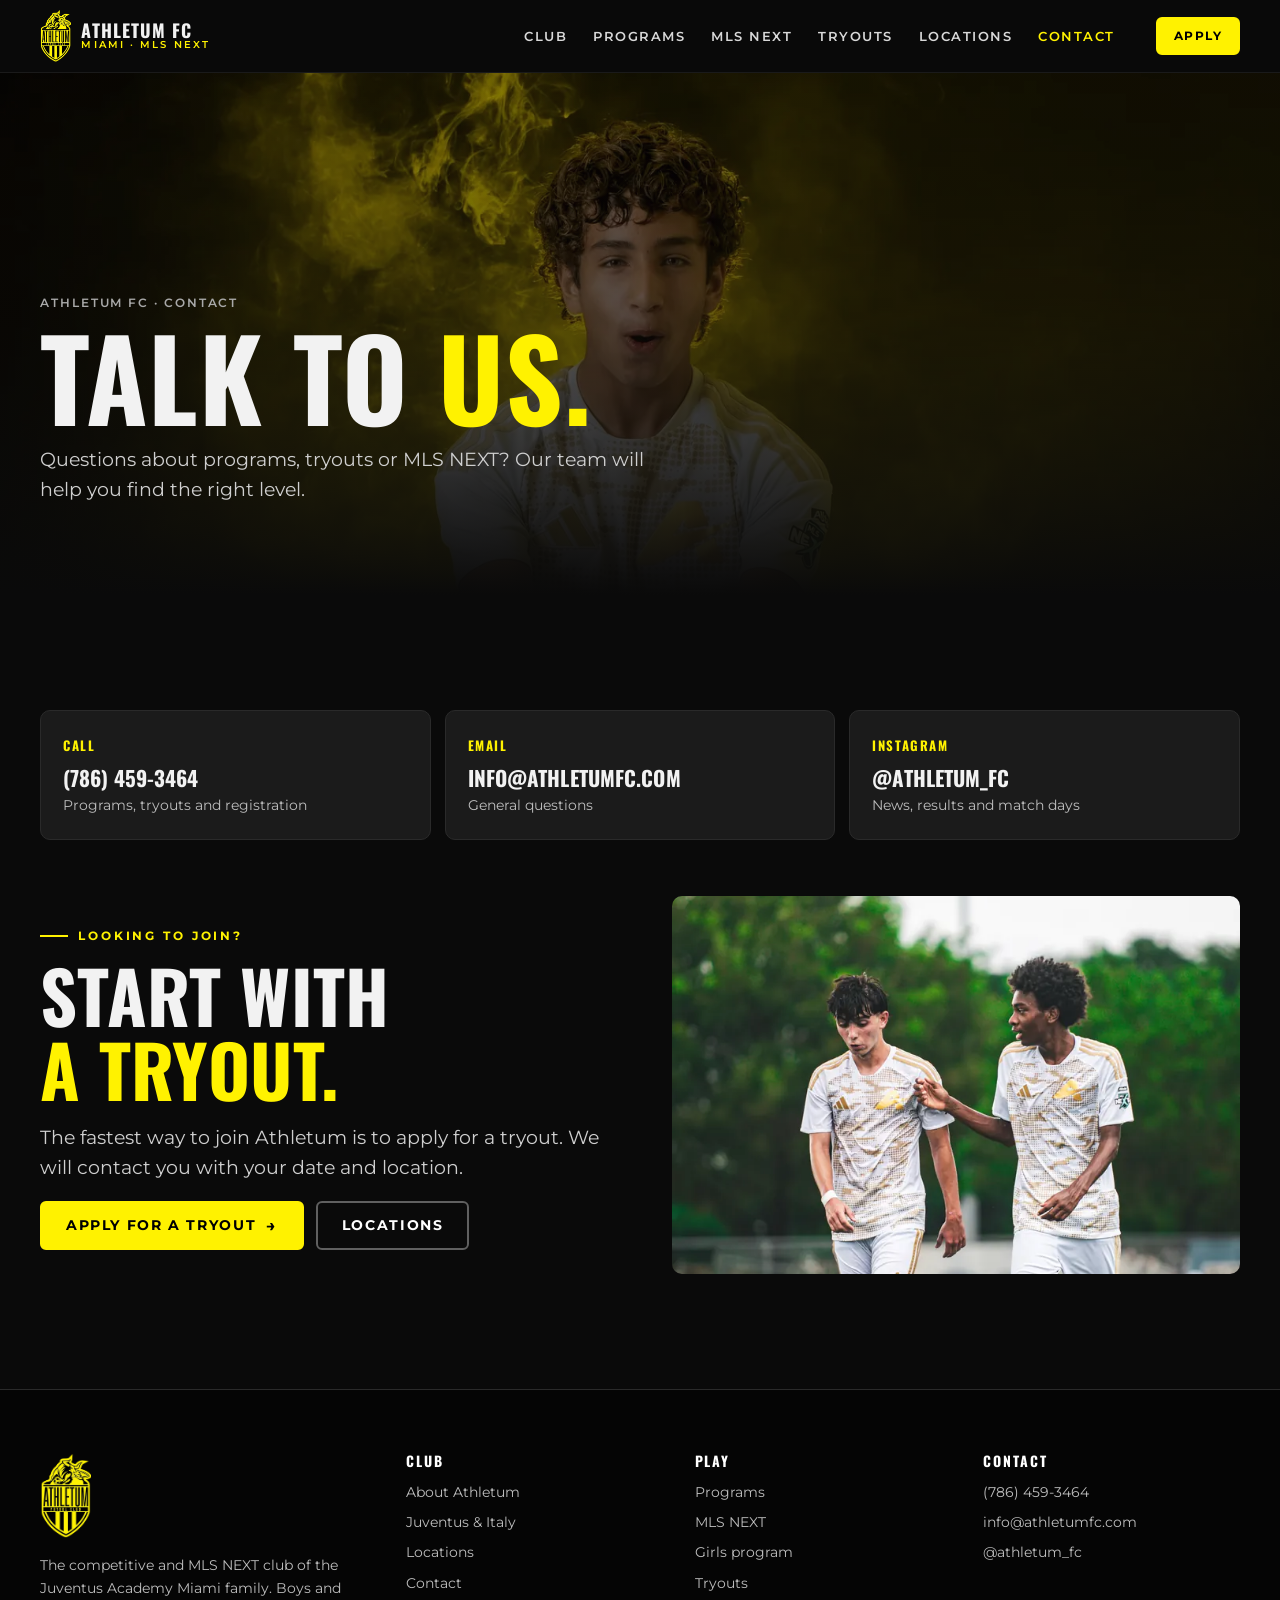
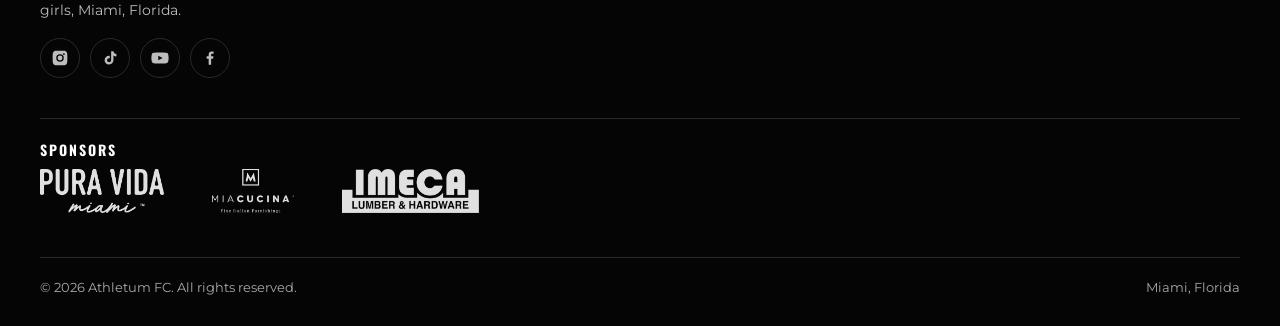
<file: contact/index.html>
<!doctype html>
<html lang="en">
<head>
<meta charset="utf-8">
<meta name="viewport" content="width=device-width, initial-scale=1">
<meta name="robots" content="noindex, nofollow">
<title>Contact · Athletum FC</title>
<meta name="description" content="Contact Athletum FC: phone, email and social media.">
<meta name="theme-color" content="#0a0a0a">
<link rel="icon" href="../assets/img/escudo.webp">
<link rel="preconnect" href="https://fonts.googleapis.com"><link rel="preconnect" href="https://fonts.gstatic.com" crossorigin>
<link href="https://fonts.googleapis.com/css2?family=Montserrat:wght@400;500;600;700&family=Oswald:wght@500;700&family=Six+Caps&display=swap" rel="stylesheet">
<link rel="stylesheet" href="../assets/site.css?v=1311d">
<script>document.documentElement.classList.add('js')</script>
</head>
<body>
<a class="sr" href="#main">Skip to content</a>
<header class="hdr"><div class="w">
  <a class="logo" href="../" aria-label="Athletum FC home"><img src="../assets/img/escudo.webp" alt="" width="145" height="240"><span>Athletum FC<small>Miami · MLS NEXT</small></span></a>
  <nav class="nav" aria-label="Main"><a href="../club/">Club</a><a href="../programs/">Programs</a><a href="../mls-next/">MLS NEXT</a><a href="../tryouts/">Tryouts</a><a href="../locations/">Locations</a><a href="../contact/" aria-current=page>Contact</a></nav>
  <a class="btn sm" href="../tryouts/#apply">Apply</a>
  <button class="burger" type="button" aria-label="Open menu" aria-expanded="false" aria-controls="menu"><span></span></button>
</div></header>
<nav class="menu" id="menu" aria-label="Mobile"><a href="../">Home</a><a href="../club/">Club</a><a href="../programs/">Programs</a><a href="../mls-next/">MLS NEXT</a><a href="../tryouts/">Tryouts</a><a href="../locations/">Locations</a><a href="../contact/" aria-current=page>Contact</a><a class="btn" href="../tryouts/#apply">Apply for a tryout</a></nav>
<main id="main">

<section class="phero"><img src="../assets/img/md_1468-720.webp" srcset="../assets/img/md_1468-720.webp 720w, ../assets/img/md_1468-1400.webp 1400w" sizes="100vw" width="3744" height="5616" alt="Athletum player in an action pose" style="object-position:50% 9%" fetchpriority="high">
  <div class="w"><p class="crumbs">Athletum FC · Contact</p><h1>Talk to <em>us.</em></h1><p class="lead">Questions about programs, tryouts or MLS NEXT? Our team will help you find the right level.</p></div></section>
<section class="sec"><div class="w"><div class="grid3">
  <a class="box rv" href="tel:+17864593464" style="text-decoration:none"><span class="n">CALL</span><h3>(786) 459-3464</h3><p>Programs, tryouts and registration</p></a>
  <a class="box rv" href="mailto:info@athletumfc.com" style="text-decoration:none"><span class="n">EMAIL</span><h3>info@athletumfc.com</h3><p>General questions</p></a>
  <a class="box rv" href="https://www.instagram.com/athletum_fc/" target="_blank" rel="noopener" style="text-decoration:none"><span class="n">INSTAGRAM</span><h3>@athletum_fc</h3><p>News, results and match days</p></a>
</div>
<div class="split2" style="margin-top:56px">
  <div class="rv"><p class="eyebrow">Looking to join?</p><h2 class="h2">Start with <em>a tryout.</em></h2><p class="lead">The fastest way to join Athletum is to apply for a tryout. We will contact you with your date and location.</p>
  <div class="ctas"><a class="btn" href="../tryouts/#apply">Apply for a tryout <span class="arr">→</span></a><a class="btn ghost" href="../locations/">Locations</a></div></div>
  <div class="frame land rv"><img src="../assets/img/ig_duo-720.webp" srcset="../assets/img/ig_duo-720.webp 720w, ../assets/img/ig_duo-1400.webp 1400w" sizes="(min-width:900px) 600px, 100vw" width="2894" height="3755" alt="Two Athletum players on the pitch" style="object-position:50% 35%" loading="lazy" decoding="async"></div>
</div></div></section>
</main>
<footer class="ftr"><div class="w">
  <div class="g">
    <div><img src="../assets/img/escudo.webp" alt="Athletum FC crest" width="145" height="240" loading="lazy">
      <p>The competitive and MLS NEXT club of the Juventus Academy Miami family. Boys and girls, Miami, Florida.</p>
      <div class="soc"><a href="https://www.instagram.com/athletum_fc/" target="_blank" rel="noopener" aria-label="Instagram"><svg viewBox="0 0 24 24" aria-hidden="true"><path d="M12 2.2c3.2 0 3.6 0 4.8.1 1.2.1 1.8.2 2.2.4.6.2 1 .5 1.4.9.4.4.7.8.9 1.4.2.4.4 1.1.4 2.2.1 1.3.1 1.6.1 4.8s0 3.6-.1 4.8c-.1 1.2-.2 1.8-.4 2.2-.2.6-.5 1-.9 1.4-.4.4-.8.7-1.4.9-.4.2-1.1.4-2.2.4-1.3.1-1.6.1-4.8.1s-3.6 0-4.8-.1c-1.2-.1-1.8-.2-2.2-.4-.6-.2-1-.5-1.4-.9-.4-.4-.7-.8-.9-1.4-.2-.4-.4-1.1-.4-2.2C2.2 15.6 2.2 15.2 2.2 12s0-3.6.1-4.8c.1-1.2.2-1.8.4-2.2.2-.6.5-1 .9-1.4.4-.4.8-.7 1.4-.9.4-.2 1.1-.4 2.2-.4C8.4 2.2 8.8 2.2 12 2.2zm0 4.8a5 5 0 1 0 0 10 5 5 0 0 0 0-10zm0 8.2a3.2 3.2 0 1 1 0-6.4 3.2 3.2 0 0 1 0 6.4zm5.2-9.6a1.2 1.2 0 1 0 0 2.4 1.2 1.2 0 0 0 0-2.4z"/></svg></a><a href="https://www.tiktok.com/@athletumfc" target="_blank" rel="noopener" aria-label="TikTok"><svg viewBox="0 0 24 24" aria-hidden="true"><path d="M16.6 3c.4 2.1 1.8 3.6 4 3.8v3.1c-1.5 0-2.8-.4-4-1.2v6.1c0 3.4-2.6 5.9-5.9 5.9S4.8 18.3 4.8 15s2.7-5.9 6-5.9c.3 0 .6 0 .9.1v3.2c-.3-.1-.6-.1-.9-.1-1.5 0-2.7 1.2-2.7 2.7s1.2 2.7 2.7 2.7 2.7-1.2 2.7-2.7V3h3.1z"/></svg></a><a href="https://www.youtube.com/@athletumfc" target="_blank" rel="noopener" aria-label="YouTube"><svg viewBox="0 0 24 24" aria-hidden="true"><path d="M23 7.2a3 3 0 0 0-2.1-2.1C19 4.6 12 4.6 12 4.6s-7 0-8.9.5A3 3 0 0 0 1 7.2 31 31 0 0 0 .5 12 31 31 0 0 0 1 16.8a3 3 0 0 0 2.1 2.1c1.9.5 8.9.5 8.9.5s7 0 8.9-.5a3 3 0 0 0 2.1-2.1 31 31 0 0 0 .5-4.8 31 31 0 0 0-.5-4.8zM9.7 15.1V8.9L15.5 12l-5.8 3.1z"/></svg></a><a href="https://www.facebook.com/athletumfc" target="_blank" rel="noopener" aria-label="Facebook"><svg viewBox="0 0 24 24" aria-hidden="true"><path d="M13.5 21v-8h2.7l.4-3.2h-3.1v-2c0-.9.3-1.5 1.6-1.5h1.7V3.4c-.3 0-1.3-.1-2.5-.1-2.4 0-4.1 1.5-4.1 4.2v2.3H7.5V13h2.7v8h3.3z"/></svg></a></div></div>
    <div><h4>Club</h4><ul><li><a href="../club/">About Athletum</a></li><li><a href="../club/#italy">Juventus &amp; Italy</a></li><li><a href="../locations/">Locations</a></li><li><a href="../contact/">Contact</a></li></ul></div>
    <div><h4>Play</h4><ul><li><a href="../programs/">Programs</a></li><li><a href="../mls-next/">MLS NEXT</a></li><li><a href="../programs/#girls">Girls program</a></li><li><a href="../tryouts/">Tryouts</a></li></ul></div>
    <div><h4>Contact</h4><ul><li><a href="tel:+17864593464">(786) 459-3464</a></li><li><a href="mailto:info@athletumfc.com">info@athletumfc.com</a></li><li><a href="https://www.instagram.com/athletum_fc/" target="_blank" rel="noopener">@athletum_fc</a></li></ul></div>
  </div>
  <div class="spn"><h4>Sponsors</h4><div class="spn-l"><img src="../assets/img/sponsor_puravida.webp" alt="Pura Vida Miami" loading="lazy"><img src="../assets/img/sponsor_miacucina.webp" alt="Mia Cucina" loading="lazy"><img src="../assets/img/sponsor_imeca.webp" alt="IMECA" loading="lazy"></div></div>
  <div class="bot"><span>© 2026 Athletum FC. All rights reserved.</span><span>Miami, Florida</span></div>
</div></footer>
<div class="fix"><a class="btn" href="../tryouts/#apply">Apply for a tryout</a></div>
<script src="../assets/site.js?v=1311d" defer></script>
</body>
</html>
</file>
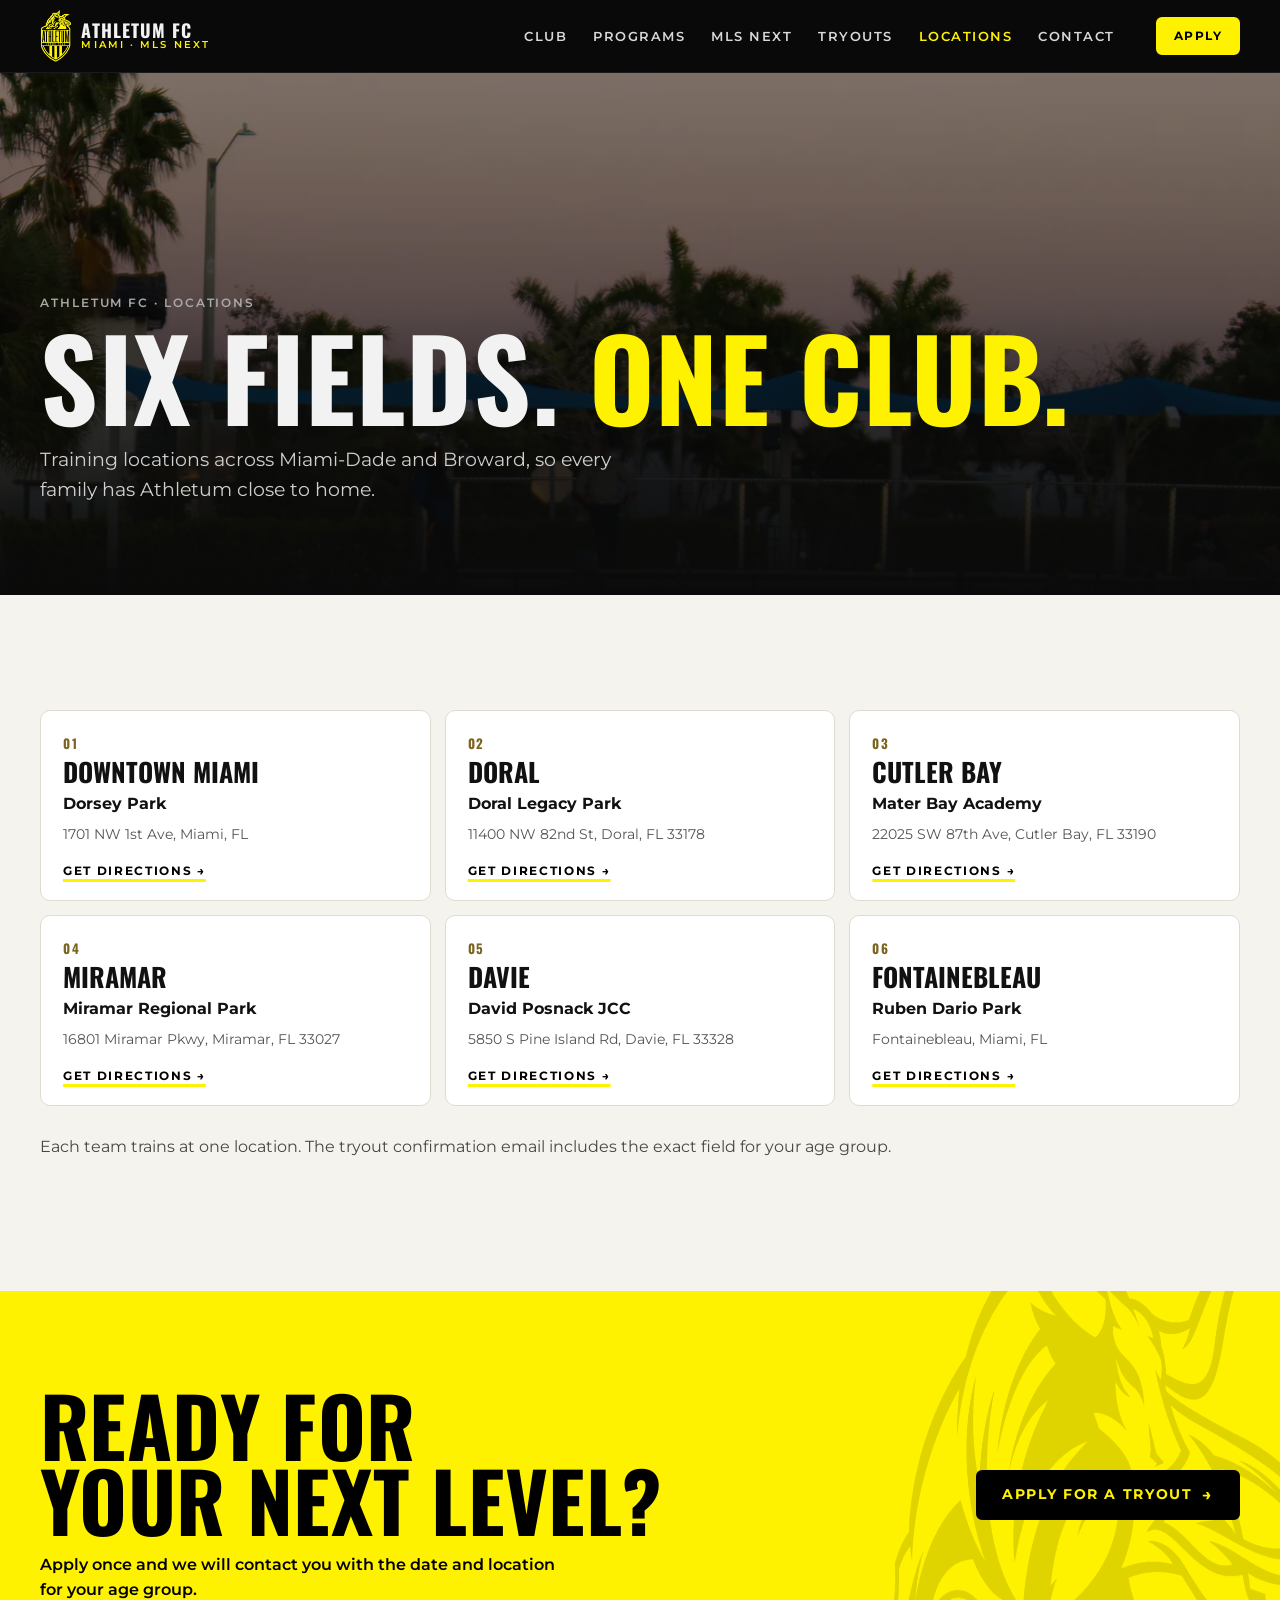
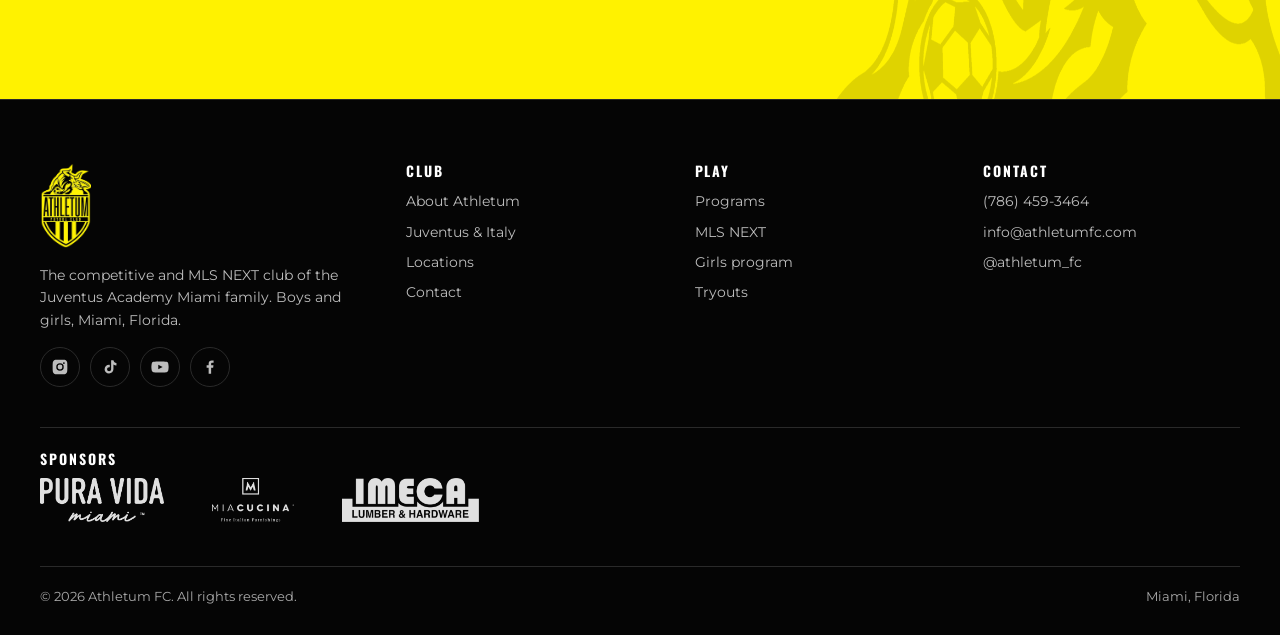
<file: locations/index.html>
<!doctype html>
<html lang="en">
<head>
<meta charset="utf-8">
<meta name="viewport" content="width=device-width, initial-scale=1">
<meta name="robots" content="noindex, nofollow">
<title>Locations · Athletum FC</title>
<meta name="description" content="Athletum FC training locations across Miami-Dade and Broward.">
<meta name="theme-color" content="#0a0a0a">
<link rel="icon" href="../assets/img/escudo.webp">
<link rel="preconnect" href="https://fonts.googleapis.com"><link rel="preconnect" href="https://fonts.gstatic.com" crossorigin>
<link href="https://fonts.googleapis.com/css2?family=Montserrat:wght@400;500;600;700&family=Oswald:wght@500;700&family=Six+Caps&display=swap" rel="stylesheet">
<link rel="stylesheet" href="../assets/site.css?v=1311d">
<script>document.documentElement.classList.add('js')</script>
</head>
<body>
<a class="sr" href="#main">Skip to content</a>
<header class="hdr"><div class="w">
  <a class="logo" href="../" aria-label="Athletum FC home"><img src="../assets/img/escudo.webp" alt="" width="145" height="240"><span>Athletum FC<small>Miami · MLS NEXT</small></span></a>
  <nav class="nav" aria-label="Main"><a href="../club/">Club</a><a href="../programs/">Programs</a><a href="../mls-next/">MLS NEXT</a><a href="../tryouts/">Tryouts</a><a href="../locations/" aria-current=page>Locations</a><a href="../contact/">Contact</a></nav>
  <a class="btn sm" href="../tryouts/#apply">Apply</a>
  <button class="burger" type="button" aria-label="Open menu" aria-expanded="false" aria-controls="menu"><span></span></button>
</div></header>
<nav class="menu" id="menu" aria-label="Mobile"><a href="../">Home</a><a href="../club/">Club</a><a href="../programs/">Programs</a><a href="../mls-next/">MLS NEXT</a><a href="../tryouts/">Tryouts</a><a href="../locations/" aria-current=page>Locations</a><a href="../contact/">Contact</a><a class="btn" href="../tryouts/#apply">Apply for a tryout</a></nav>
<main id="main">

<section class="phero"><img src="../assets/img/jam_pre-720.webp" srcset="../assets/img/jam_pre-720.webp 720w, ../assets/img/jam_pre-1400.webp 1400w" sizes="100vw" width="2060" height="3090" alt="Palm trees and shade canopies over a Miami training field at sunset" style="object-position:50% 4%" fetchpriority="high">
  <div class="w"><p class="crumbs">Athletum FC · Locations</p><h1>Six fields. <em>One club.</em></h1><p class="lead">Training locations across Miami-Dade and Broward, so every family has Athletum close to home.</p></div></section>
<section class="sec paper"><div class="w"><div class="grid3"><div class="box loc rv"><span class="n">01</span><span class="city">Downtown Miami</span><b>Dorsey Park</b><span style="color:#555;font-size:14px">1701 NW 1st Ave, Miami, FL</span><a href="https://www.google.com/maps/search/?api=1&amp;query=Dorsey%20Park%2C%201701%20NW%201st%20Ave%2C%20Miami%2C%20FL" target="_blank" rel="noopener">Get directions →</a></div><div class="box loc rv"><span class="n">02</span><span class="city">Doral</span><b>Doral Legacy Park</b><span style="color:#555;font-size:14px">11400 NW 82nd St, Doral, FL 33178</span><a href="https://www.google.com/maps/search/?api=1&amp;query=Doral%20Legacy%20Park%2C%2011400%20NW%2082nd%20St%2C%20Doral%2C%20FL%2033178" target="_blank" rel="noopener">Get directions →</a></div><div class="box loc rv"><span class="n">03</span><span class="city">Cutler Bay</span><b>Mater Bay Academy</b><span style="color:#555;font-size:14px">22025 SW 87th Ave, Cutler Bay, FL 33190</span><a href="https://www.google.com/maps/search/?api=1&amp;query=Mater%20Bay%20Academy%2C%2022025%20SW%2087th%20Ave%2C%20Cutler%20Bay%2C%20FL%2033190" target="_blank" rel="noopener">Get directions →</a></div><div class="box loc rv"><span class="n">04</span><span class="city">Miramar</span><b>Miramar Regional Park</b><span style="color:#555;font-size:14px">16801 Miramar Pkwy, Miramar, FL 33027</span><a href="https://www.google.com/maps/search/?api=1&amp;query=Miramar%20Regional%20Park%2C%2016801%20Miramar%20Pkwy%2C%20Miramar%2C%20FL%2033027" target="_blank" rel="noopener">Get directions →</a></div><div class="box loc rv"><span class="n">05</span><span class="city">Davie</span><b>David Posnack JCC</b><span style="color:#555;font-size:14px">5850 S Pine Island Rd, Davie, FL 33328</span><a href="https://www.google.com/maps/search/?api=1&amp;query=David%20Posnack%20JCC%2C%205850%20S%20Pine%20Island%20Rd%2C%20Davie%2C%20FL%2033328" target="_blank" rel="noopener">Get directions →</a></div><div class="box loc rv"><span class="n">06</span><span class="city">Fontainebleau</span><b>Ruben Dario Park</b><span style="color:#555;font-size:14px">Fontainebleau, Miami, FL</span><a href="https://www.google.com/maps/search/?api=1&amp;query=Ruben%20Dario%20Park%2C%20Fontainebleau%2C%20Miami%2C%20FL" target="_blank" rel="noopener">Get directions →</a></div></div>
<p class="rv" style="margin-top:28px;color:#4a4741">Each team trains at one location. The tryout confirmation email includes the exact field for your age group.</p></div></section>
<section class="cta"><img class="toro" src="../assets/img/toro.webp" alt="" width="1000" height="573" loading="lazy"><div class="w">
  <div><h2>Ready for<br>your next level?</h2><p>Apply once and we will contact you with the date and location for your age group.</p></div>
  <div class="ctas"><a class="btn dark" href="../tryouts/#apply">Apply for a tryout <span class="arr">→</span></a></div>
</div></section>
</main>
<footer class="ftr"><div class="w">
  <div class="g">
    <div><img src="../assets/img/escudo.webp" alt="Athletum FC crest" width="145" height="240" loading="lazy">
      <p>The competitive and MLS NEXT club of the Juventus Academy Miami family. Boys and girls, Miami, Florida.</p>
      <div class="soc"><a href="https://www.instagram.com/athletum_fc/" target="_blank" rel="noopener" aria-label="Instagram"><svg viewBox="0 0 24 24" aria-hidden="true"><path d="M12 2.2c3.2 0 3.6 0 4.8.1 1.2.1 1.8.2 2.2.4.6.2 1 .5 1.4.9.4.4.7.8.9 1.4.2.4.4 1.1.4 2.2.1 1.3.1 1.6.1 4.8s0 3.6-.1 4.8c-.1 1.2-.2 1.8-.4 2.2-.2.6-.5 1-.9 1.4-.4.4-.8.7-1.4.9-.4.2-1.1.4-2.2.4-1.3.1-1.6.1-4.8.1s-3.6 0-4.8-.1c-1.2-.1-1.8-.2-2.2-.4-.6-.2-1-.5-1.4-.9-.4-.4-.7-.8-.9-1.4-.2-.4-.4-1.1-.4-2.2C2.2 15.6 2.2 15.2 2.2 12s0-3.6.1-4.8c.1-1.2.2-1.8.4-2.2.2-.6.5-1 .9-1.4.4-.4.8-.7 1.4-.9.4-.2 1.1-.4 2.2-.4C8.4 2.2 8.8 2.2 12 2.2zm0 4.8a5 5 0 1 0 0 10 5 5 0 0 0 0-10zm0 8.2a3.2 3.2 0 1 1 0-6.4 3.2 3.2 0 0 1 0 6.4zm5.2-9.6a1.2 1.2 0 1 0 0 2.4 1.2 1.2 0 0 0 0-2.4z"/></svg></a><a href="https://www.tiktok.com/@athletumfc" target="_blank" rel="noopener" aria-label="TikTok"><svg viewBox="0 0 24 24" aria-hidden="true"><path d="M16.6 3c.4 2.1 1.8 3.6 4 3.8v3.1c-1.5 0-2.8-.4-4-1.2v6.1c0 3.4-2.6 5.9-5.9 5.9S4.8 18.3 4.8 15s2.7-5.9 6-5.9c.3 0 .6 0 .9.1v3.2c-.3-.1-.6-.1-.9-.1-1.5 0-2.7 1.2-2.7 2.7s1.2 2.7 2.7 2.7 2.7-1.2 2.7-2.7V3h3.1z"/></svg></a><a href="https://www.youtube.com/@athletumfc" target="_blank" rel="noopener" aria-label="YouTube"><svg viewBox="0 0 24 24" aria-hidden="true"><path d="M23 7.2a3 3 0 0 0-2.1-2.1C19 4.6 12 4.6 12 4.6s-7 0-8.9.5A3 3 0 0 0 1 7.2 31 31 0 0 0 .5 12 31 31 0 0 0 1 16.8a3 3 0 0 0 2.1 2.1c1.9.5 8.9.5 8.9.5s7 0 8.9-.5a3 3 0 0 0 2.1-2.1 31 31 0 0 0 .5-4.8 31 31 0 0 0-.5-4.8zM9.7 15.1V8.9L15.5 12l-5.8 3.1z"/></svg></a><a href="https://www.facebook.com/athletumfc" target="_blank" rel="noopener" aria-label="Facebook"><svg viewBox="0 0 24 24" aria-hidden="true"><path d="M13.5 21v-8h2.7l.4-3.2h-3.1v-2c0-.9.3-1.5 1.6-1.5h1.7V3.4c-.3 0-1.3-.1-2.5-.1-2.4 0-4.1 1.5-4.1 4.2v2.3H7.5V13h2.7v8h3.3z"/></svg></a></div></div>
    <div><h4>Club</h4><ul><li><a href="../club/">About Athletum</a></li><li><a href="../club/#italy">Juventus &amp; Italy</a></li><li><a href="../locations/">Locations</a></li><li><a href="../contact/">Contact</a></li></ul></div>
    <div><h4>Play</h4><ul><li><a href="../programs/">Programs</a></li><li><a href="../mls-next/">MLS NEXT</a></li><li><a href="../programs/#girls">Girls program</a></li><li><a href="../tryouts/">Tryouts</a></li></ul></div>
    <div><h4>Contact</h4><ul><li><a href="tel:+17864593464">(786) 459-3464</a></li><li><a href="mailto:info@athletumfc.com">info@athletumfc.com</a></li><li><a href="https://www.instagram.com/athletum_fc/" target="_blank" rel="noopener">@athletum_fc</a></li></ul></div>
  </div>
  <div class="spn"><h4>Sponsors</h4><div class="spn-l"><img src="../assets/img/sponsor_puravida.webp" alt="Pura Vida Miami" loading="lazy"><img src="../assets/img/sponsor_miacucina.webp" alt="Mia Cucina" loading="lazy"><img src="../assets/img/sponsor_imeca.webp" alt="IMECA" loading="lazy"></div></div>
  <div class="bot"><span>© 2026 Athletum FC. All rights reserved.</span><span>Miami, Florida</span></div>
</div></footer>
<div class="fix"><a class="btn" href="../tryouts/#apply">Apply for a tryout</a></div>
<script src="../assets/site.js?v=1311d" defer></script>
</body>
</html>
</file>
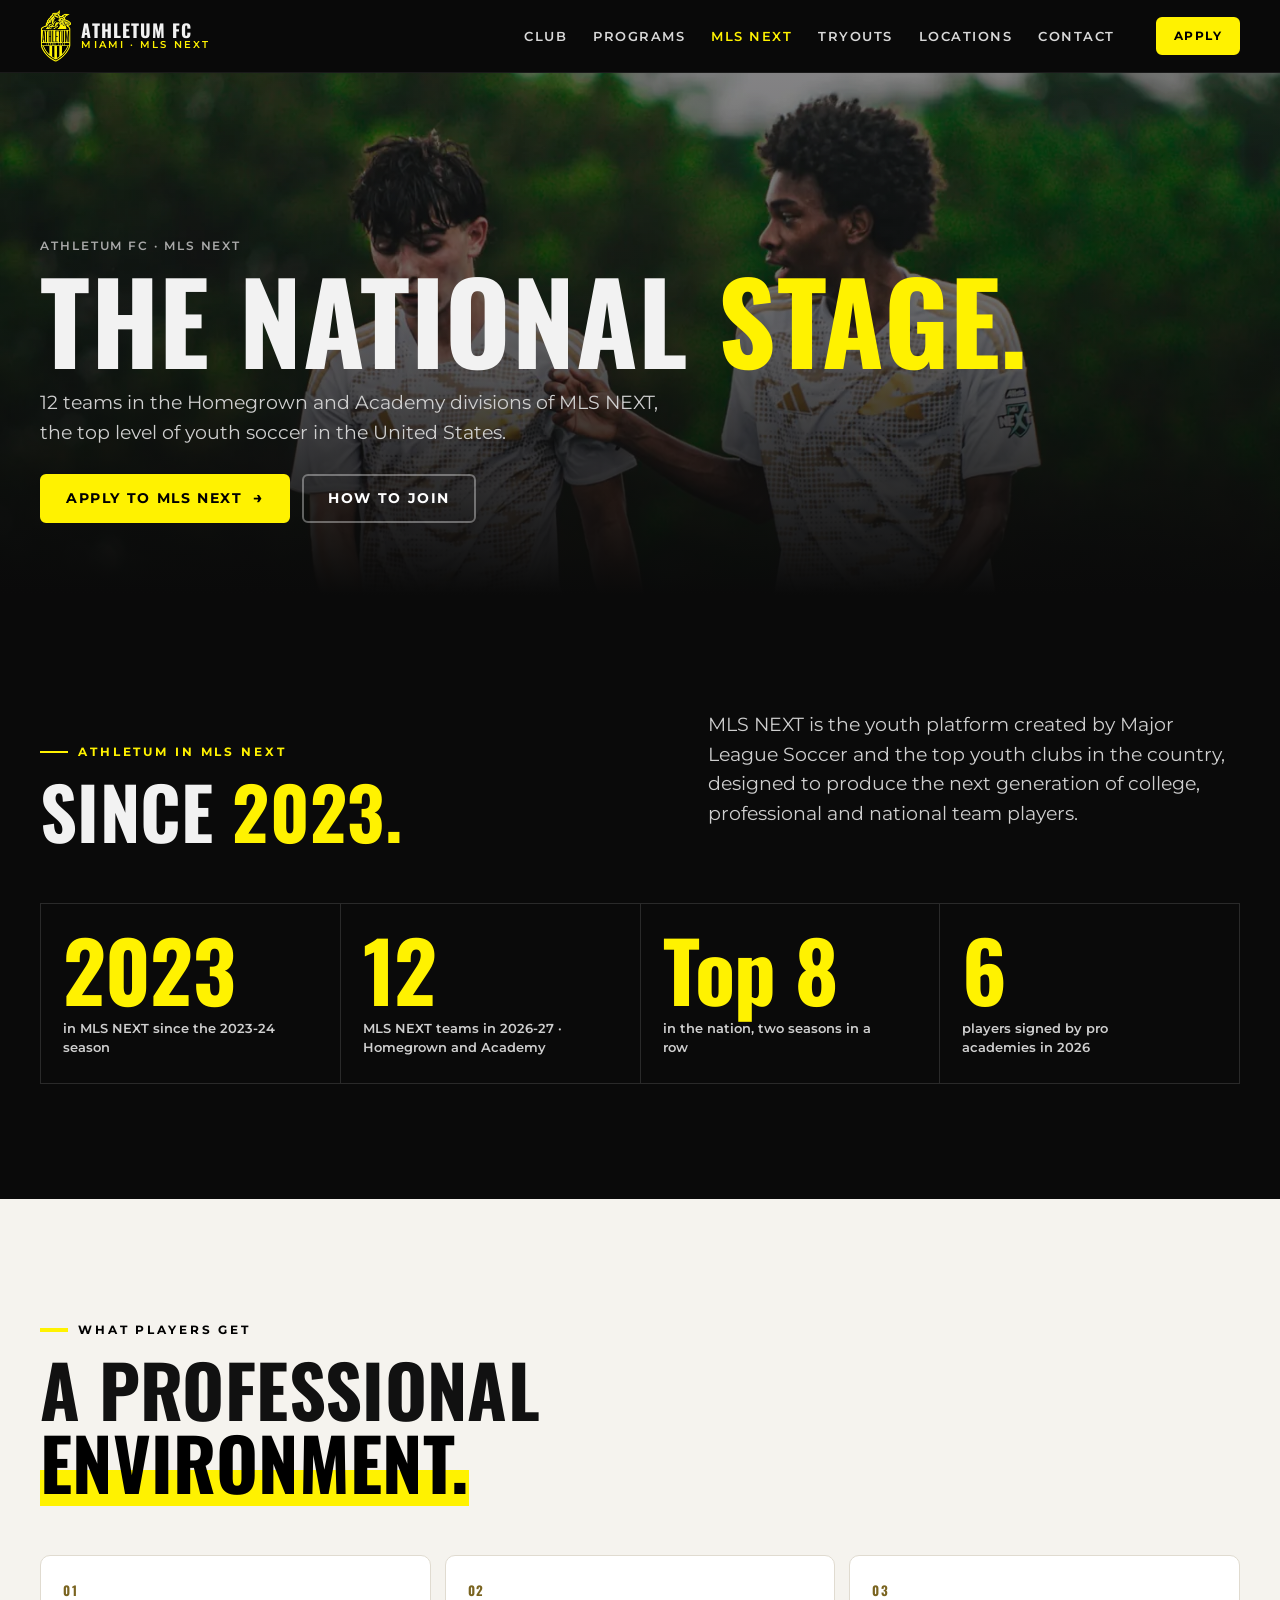
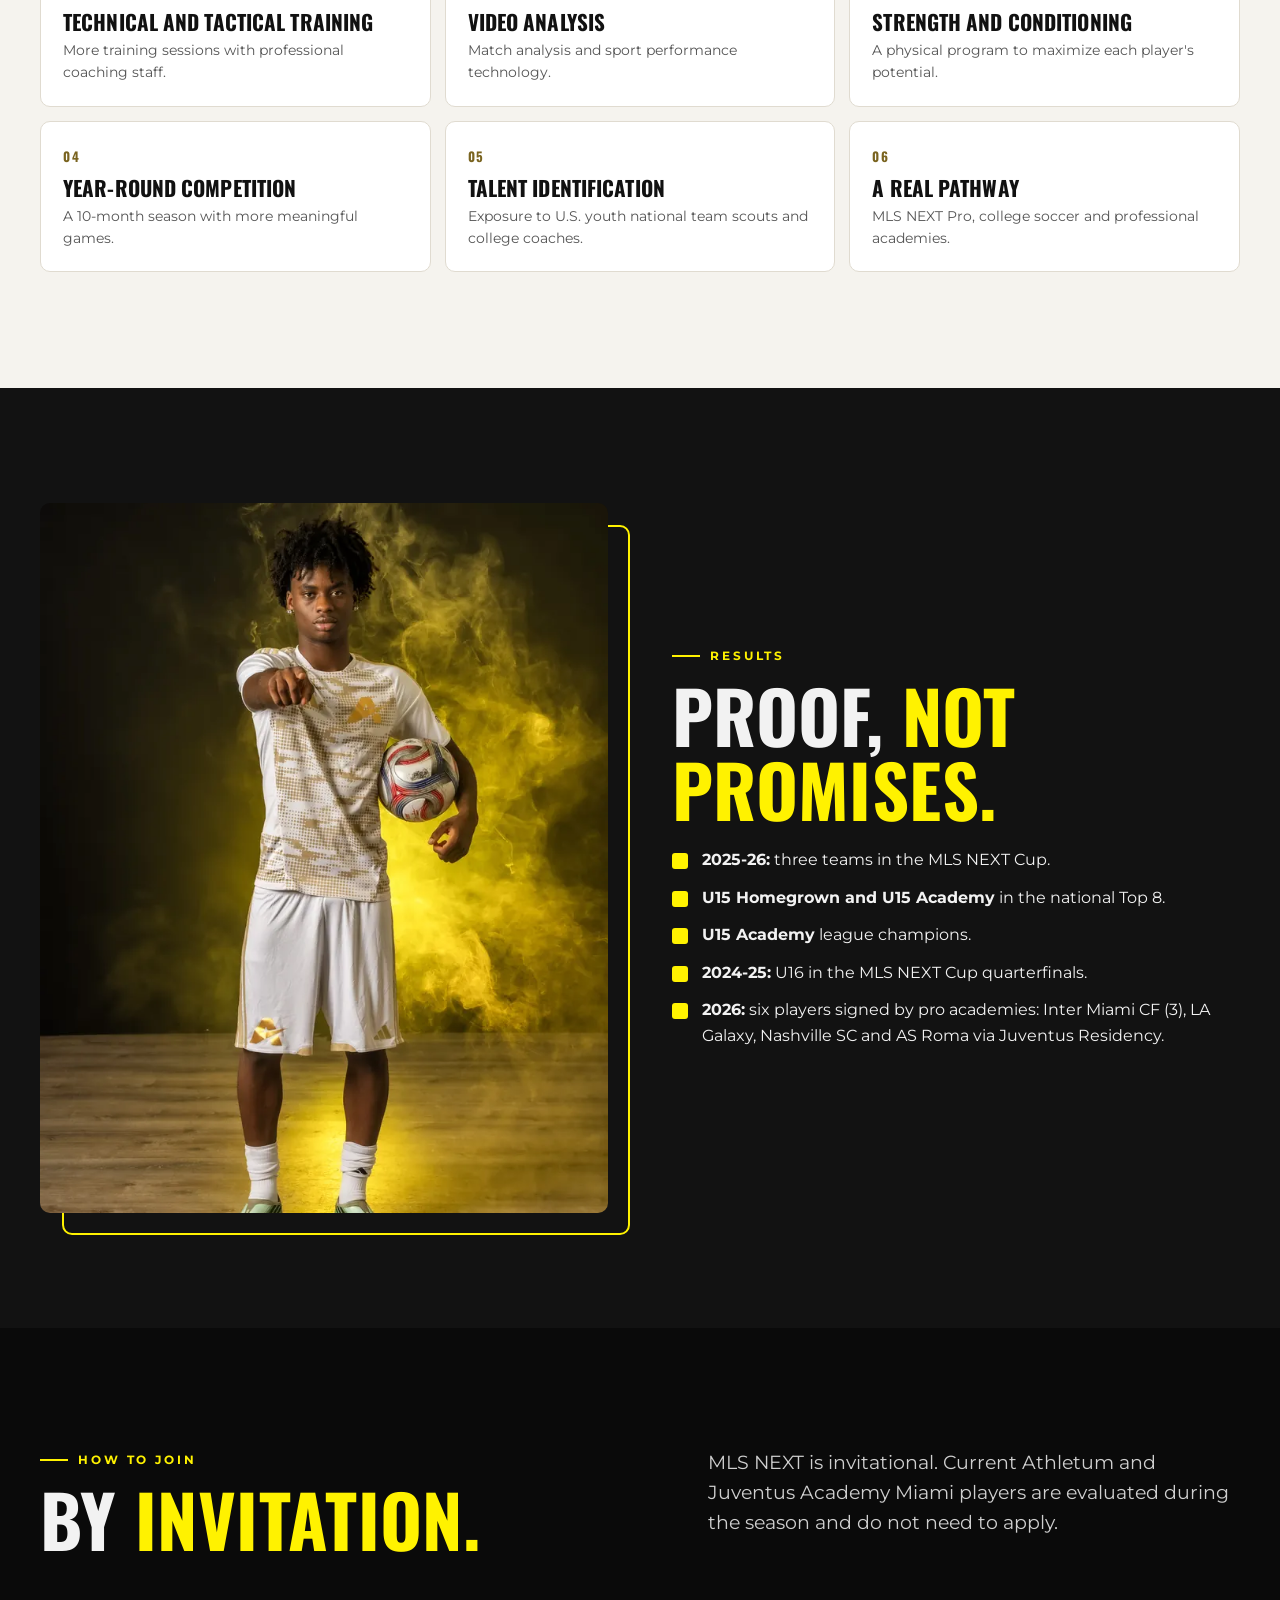
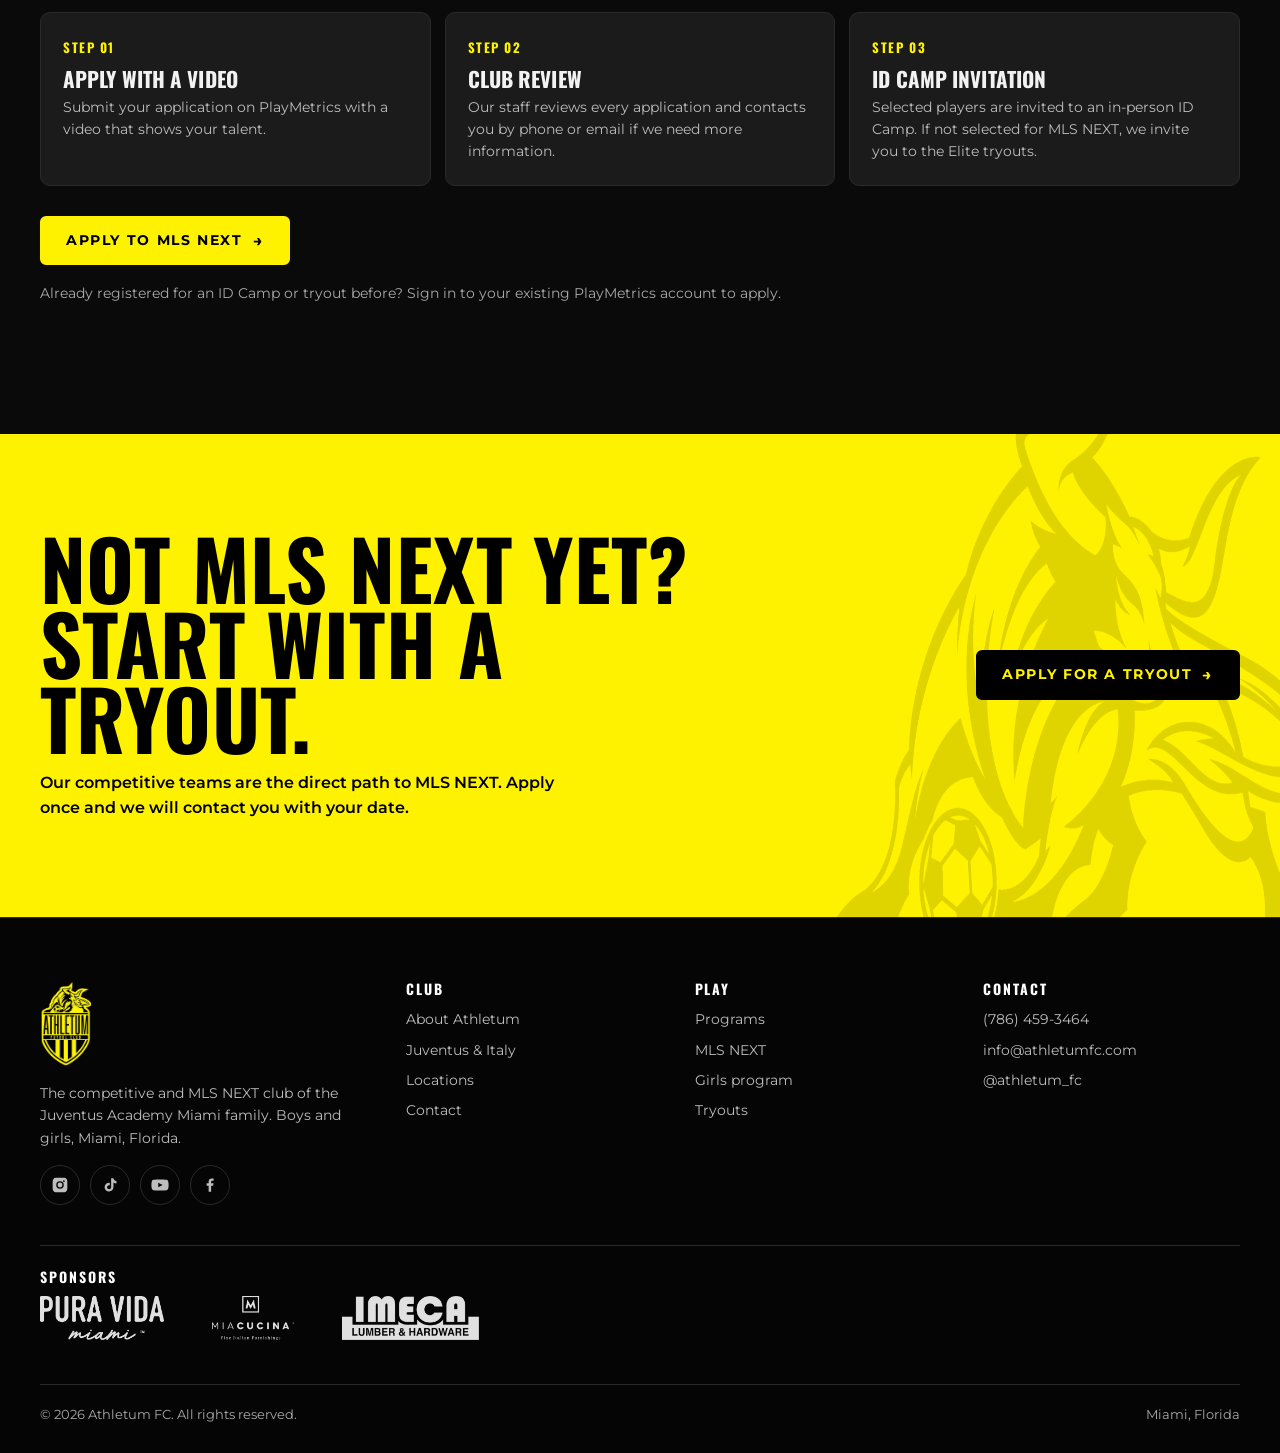
<file: mls-next/index.html>
<!doctype html>
<html lang="en">
<head>
<meta charset="utf-8">
<meta name="viewport" content="width=device-width, initial-scale=1">
<meta name="robots" content="noindex, nofollow">
<title>MLS NEXT · Athletum FC</title>
<meta name="description" content="Athletum FC in MLS NEXT: 12 teams in the Homegrown and Academy divisions. How to join.">
<meta name="theme-color" content="#0a0a0a">
<link rel="icon" href="../assets/img/escudo.webp">
<link rel="preconnect" href="https://fonts.googleapis.com"><link rel="preconnect" href="https://fonts.gstatic.com" crossorigin>
<link href="https://fonts.googleapis.com/css2?family=Montserrat:wght@400;500;600;700&family=Oswald:wght@500;700&family=Six+Caps&display=swap" rel="stylesheet">
<link rel="stylesheet" href="../assets/site.css?v=1311d">
<script>document.documentElement.classList.add('js')</script>
</head>
<body>
<a class="sr" href="#main">Skip to content</a>
<header class="hdr"><div class="w">
  <a class="logo" href="../" aria-label="Athletum FC home"><img src="../assets/img/escudo.webp" alt="" width="145" height="240"><span>Athletum FC<small>Miami · MLS NEXT</small></span></a>
  <nav class="nav" aria-label="Main"><a href="../club/">Club</a><a href="../programs/">Programs</a><a href="../mls-next/" aria-current=page>MLS NEXT</a><a href="../tryouts/">Tryouts</a><a href="../locations/">Locations</a><a href="../contact/">Contact</a></nav>
  <a class="btn sm" href="../tryouts/#apply">Apply</a>
  <button class="burger" type="button" aria-label="Open menu" aria-expanded="false" aria-controls="menu"><span></span></button>
</div></header>
<nav class="menu" id="menu" aria-label="Mobile"><a href="../">Home</a><a href="../club/">Club</a><a href="../programs/">Programs</a><a href="../mls-next/" aria-current=page>MLS NEXT</a><a href="../tryouts/">Tryouts</a><a href="../locations/">Locations</a><a href="../contact/">Contact</a><a class="btn" href="../tryouts/#apply">Apply for a tryout</a></nav>
<main id="main">

<section class="phero"><img src="../assets/img/ig_duo-720.webp" srcset="../assets/img/ig_duo-720.webp 720w, ../assets/img/ig_duo-1400.webp 1400w" sizes="100vw" width="2894" height="3755" alt="Athletum players during an MLS NEXT match" style="object-position:50% 35%" fetchpriority="high">
  <div class="w"><p class="crumbs">Athletum FC · MLS NEXT</p><h1>The national <em>stage.</em></h1><p class="lead">12 teams in the Homegrown and Academy divisions of MLS NEXT, the top level of youth soccer in the United States.</p>
  <div class="ctas" style="margin-top:26px"><a class="btn" href="https://playmetrics.com/signup?clubToken=TG9naW4tQ2x1Yi52MS01NzYtMTcxNDkxOTk3M3xsN0pnRGd3aHJ0OEkzNEVUZ3Zqb0tJVGhOL0Q4a0ZOQ3Rtd0RETGJzZnB3PQ==&program_id=28217" target="_blank" rel="noopener">Apply to MLS NEXT <span class="arr">→</span></a><a class="btn ghost" href="#join">How to join</a></div></div></section>

<section class="sec"><div class="w">
  <div class="head split rv"><div><p class="eyebrow">Athletum in MLS NEXT</p><h2 class="h2">Since <em>2023.</em></h2></div>
  <p class="lead">MLS NEXT is the youth platform created by Major League Soccer and the top youth clubs in the country, designed to produce the next generation of college, professional and national team players.</p></div>
  <div class="stats rv">
  <div class="stat"><b>2023</b><span>in MLS NEXT since the 2023-24 season</span></div>
  <div class="stat"><b>12</b><span>MLS NEXT teams in 2026-27 · Homegrown and Academy</span></div>
  <div class="stat"><b>Top 8</b><span>in the nation, two seasons in a row</span></div>
  <div class="stat"><b>6</b><span>players signed by pro academies in 2026</span></div>
</div>
</div></section>

<section class="sec paper"><div class="w">
  <div class="head split rv"><div><p class="eyebrow">What players get</p><h2 class="h2">A professional <em>environment.</em></h2></div></div>
  <div class="grid3">
    <div class="box rv"><span class="n">01</span><h3>Technical and tactical training</h3><p>More training sessions with professional coaching staff.</p></div>
    <div class="box rv"><span class="n">02</span><h3>Video analysis</h3><p>Match analysis and sport performance technology.</p></div>
    <div class="box rv"><span class="n">03</span><h3>Strength and conditioning</h3><p>A physical program to maximize each player's potential.</p></div>
    <div class="box rv"><span class="n">04</span><h3>Year-round competition</h3><p>A 10-month season with more meaningful games.</p></div>
    <div class="box rv"><span class="n">05</span><h3>Talent identification</h3><p>Exposure to U.S. youth national team scouts and college coaches.</p></div>
    <div class="box rv"><span class="n">06</span><h3>A real pathway</h3><p>MLS NEXT Pro, college soccer and professional academies.</p></div>
  </div>
</div></section>

<section class="sec coal"><div class="w">
  <div class="split2">
    <div class="offset rv"><div class="frame"><img src="../assets/img/md_1784-720.webp" srcset="../assets/img/md_1784-720.webp 720w, ../assets/img/md_1784-1400.webp 1400w" sizes="(min-width:900px) 560px, 100vw" width="3744" height="5616" alt="Athletum MLS NEXT player pointing at the camera" style="object-position:50% 18%" loading="lazy" decoding="async"></div></div>
    <div class="rv"><p class="eyebrow">Results</p><h2 class="h2">Proof, <em>not promises.</em></h2>
      <ul class="ticks">
        <li><b>2025-26:</b> three teams in the MLS NEXT Cup.</li>
        <li><b>U15 Homegrown and U15 Academy</b> in the national Top 8.</li>
        <li><b>U15 Academy</b> league champions.</li>
        <li><b>2024-25:</b> U16 in the MLS NEXT Cup quarterfinals.</li>
        <li><b>2026:</b> six players signed by pro academies: Inter Miami CF (3), LA Galaxy, Nashville SC and AS Roma via Juventus Residency.</li>
      </ul></div>
  </div>
</div></section>

<section class="sec" id="join"><div class="w">
  <div class="head split rv"><div><p class="eyebrow">How to join</p><h2 class="h2">By <em>invitation.</em></h2></div>
  <p class="lead">MLS NEXT is invitational. Current Athletum and Juventus Academy Miami players are evaluated during the season and do not need to apply.</p></div>
  <div class="grid3">
    <div class="box rv"><span class="n">STEP 01</span><h3>Apply with a video</h3><p>Submit your application on PlayMetrics with a video that shows your talent.</p></div>
    <div class="box rv"><span class="n">STEP 02</span><h3>Club review</h3><p>Our staff reviews every application and contacts you by phone or email if we need more information.</p></div>
    <div class="box rv"><span class="n">STEP 03</span><h3>ID Camp invitation</h3><p>Selected players are invited to an in-person ID Camp. If not selected for MLS NEXT, we invite you to the Elite tryouts.</p></div>
  </div>
  <div class="ctas rv" style="margin-top:30px"><a class="btn" href="https://playmetrics.com/signup?clubToken=TG9naW4tQ2x1Yi52MS01NzYtMTcxNDkxOTk3M3xsN0pnRGd3aHJ0OEkzNEVUZ3Zqb0tJVGhOL0Q4a0ZOQ3Rtd0RETGJzZnB3PQ==&program_id=28217" target="_blank" rel="noopener">Apply to MLS NEXT <span class="arr">→</span></a></div>
  <p class="rv" style="margin-top:18px;color:var(--mut);font-size:13.5px">Already registered for an ID Camp or tryout before? Sign in to your existing PlayMetrics account to apply.</p>
</div></section>
<section class="cta"><img class="toro" src="../assets/img/toro.webp" alt="" width="1000" height="573" loading="lazy"><div class="w">
  <div><h2>Not MLS NEXT yet?<br>Start with a tryout.</h2><p>Our competitive teams are the direct path to MLS NEXT. Apply once and we will contact you with your date.</p></div>
  <div class="ctas"><a class="btn dark" href="../tryouts/#apply">Apply for a tryout <span class="arr">→</span></a></div>
</div></section>
</main>
<footer class="ftr"><div class="w">
  <div class="g">
    <div><img src="../assets/img/escudo.webp" alt="Athletum FC crest" width="145" height="240" loading="lazy">
      <p>The competitive and MLS NEXT club of the Juventus Academy Miami family. Boys and girls, Miami, Florida.</p>
      <div class="soc"><a href="https://www.instagram.com/athletum_fc/" target="_blank" rel="noopener" aria-label="Instagram"><svg viewBox="0 0 24 24" aria-hidden="true"><path d="M12 2.2c3.2 0 3.6 0 4.8.1 1.2.1 1.8.2 2.2.4.6.2 1 .5 1.4.9.4.4.7.8.9 1.4.2.4.4 1.1.4 2.2.1 1.3.1 1.6.1 4.8s0 3.6-.1 4.8c-.1 1.2-.2 1.8-.4 2.2-.2.6-.5 1-.9 1.4-.4.4-.8.7-1.4.9-.4.2-1.1.4-2.2.4-1.3.1-1.6.1-4.8.1s-3.6 0-4.8-.1c-1.2-.1-1.8-.2-2.2-.4-.6-.2-1-.5-1.4-.9-.4-.4-.7-.8-.9-1.4-.2-.4-.4-1.1-.4-2.2C2.2 15.6 2.2 15.2 2.2 12s0-3.6.1-4.8c.1-1.2.2-1.8.4-2.2.2-.6.5-1 .9-1.4.4-.4.8-.7 1.4-.9.4-.2 1.1-.4 2.2-.4C8.4 2.2 8.8 2.2 12 2.2zm0 4.8a5 5 0 1 0 0 10 5 5 0 0 0 0-10zm0 8.2a3.2 3.2 0 1 1 0-6.4 3.2 3.2 0 0 1 0 6.4zm5.2-9.6a1.2 1.2 0 1 0 0 2.4 1.2 1.2 0 0 0 0-2.4z"/></svg></a><a href="https://www.tiktok.com/@athletumfc" target="_blank" rel="noopener" aria-label="TikTok"><svg viewBox="0 0 24 24" aria-hidden="true"><path d="M16.6 3c.4 2.1 1.8 3.6 4 3.8v3.1c-1.5 0-2.8-.4-4-1.2v6.1c0 3.4-2.6 5.9-5.9 5.9S4.8 18.3 4.8 15s2.7-5.9 6-5.9c.3 0 .6 0 .9.1v3.2c-.3-.1-.6-.1-.9-.1-1.5 0-2.7 1.2-2.7 2.7s1.2 2.7 2.7 2.7 2.7-1.2 2.7-2.7V3h3.1z"/></svg></a><a href="https://www.youtube.com/@athletumfc" target="_blank" rel="noopener" aria-label="YouTube"><svg viewBox="0 0 24 24" aria-hidden="true"><path d="M23 7.2a3 3 0 0 0-2.1-2.1C19 4.6 12 4.6 12 4.6s-7 0-8.9.5A3 3 0 0 0 1 7.2 31 31 0 0 0 .5 12 31 31 0 0 0 1 16.8a3 3 0 0 0 2.1 2.1c1.9.5 8.9.5 8.9.5s7 0 8.9-.5a3 3 0 0 0 2.1-2.1 31 31 0 0 0 .5-4.8 31 31 0 0 0-.5-4.8zM9.7 15.1V8.9L15.5 12l-5.8 3.1z"/></svg></a><a href="https://www.facebook.com/athletumfc" target="_blank" rel="noopener" aria-label="Facebook"><svg viewBox="0 0 24 24" aria-hidden="true"><path d="M13.5 21v-8h2.7l.4-3.2h-3.1v-2c0-.9.3-1.5 1.6-1.5h1.7V3.4c-.3 0-1.3-.1-2.5-.1-2.4 0-4.1 1.5-4.1 4.2v2.3H7.5V13h2.7v8h3.3z"/></svg></a></div></div>
    <div><h4>Club</h4><ul><li><a href="../club/">About Athletum</a></li><li><a href="../club/#italy">Juventus &amp; Italy</a></li><li><a href="../locations/">Locations</a></li><li><a href="../contact/">Contact</a></li></ul></div>
    <div><h4>Play</h4><ul><li><a href="../programs/">Programs</a></li><li><a href="../mls-next/">MLS NEXT</a></li><li><a href="../programs/#girls">Girls program</a></li><li><a href="../tryouts/">Tryouts</a></li></ul></div>
    <div><h4>Contact</h4><ul><li><a href="tel:+17864593464">(786) 459-3464</a></li><li><a href="mailto:info@athletumfc.com">info@athletumfc.com</a></li><li><a href="https://www.instagram.com/athletum_fc/" target="_blank" rel="noopener">@athletum_fc</a></li></ul></div>
  </div>
  <div class="spn"><h4>Sponsors</h4><div class="spn-l"><img src="../assets/img/sponsor_puravida.webp" alt="Pura Vida Miami" loading="lazy"><img src="../assets/img/sponsor_miacucina.webp" alt="Mia Cucina" loading="lazy"><img src="../assets/img/sponsor_imeca.webp" alt="IMECA" loading="lazy"></div></div>
  <div class="bot"><span>© 2026 Athletum FC. All rights reserved.</span><span>Miami, Florida</span></div>
</div></footer>
<div class="fix"><a class="btn" href="../tryouts/#apply">Apply for a tryout</a></div>
<script src="../assets/site.js?v=1311d" defer></script>
</body>
</html>
</file>
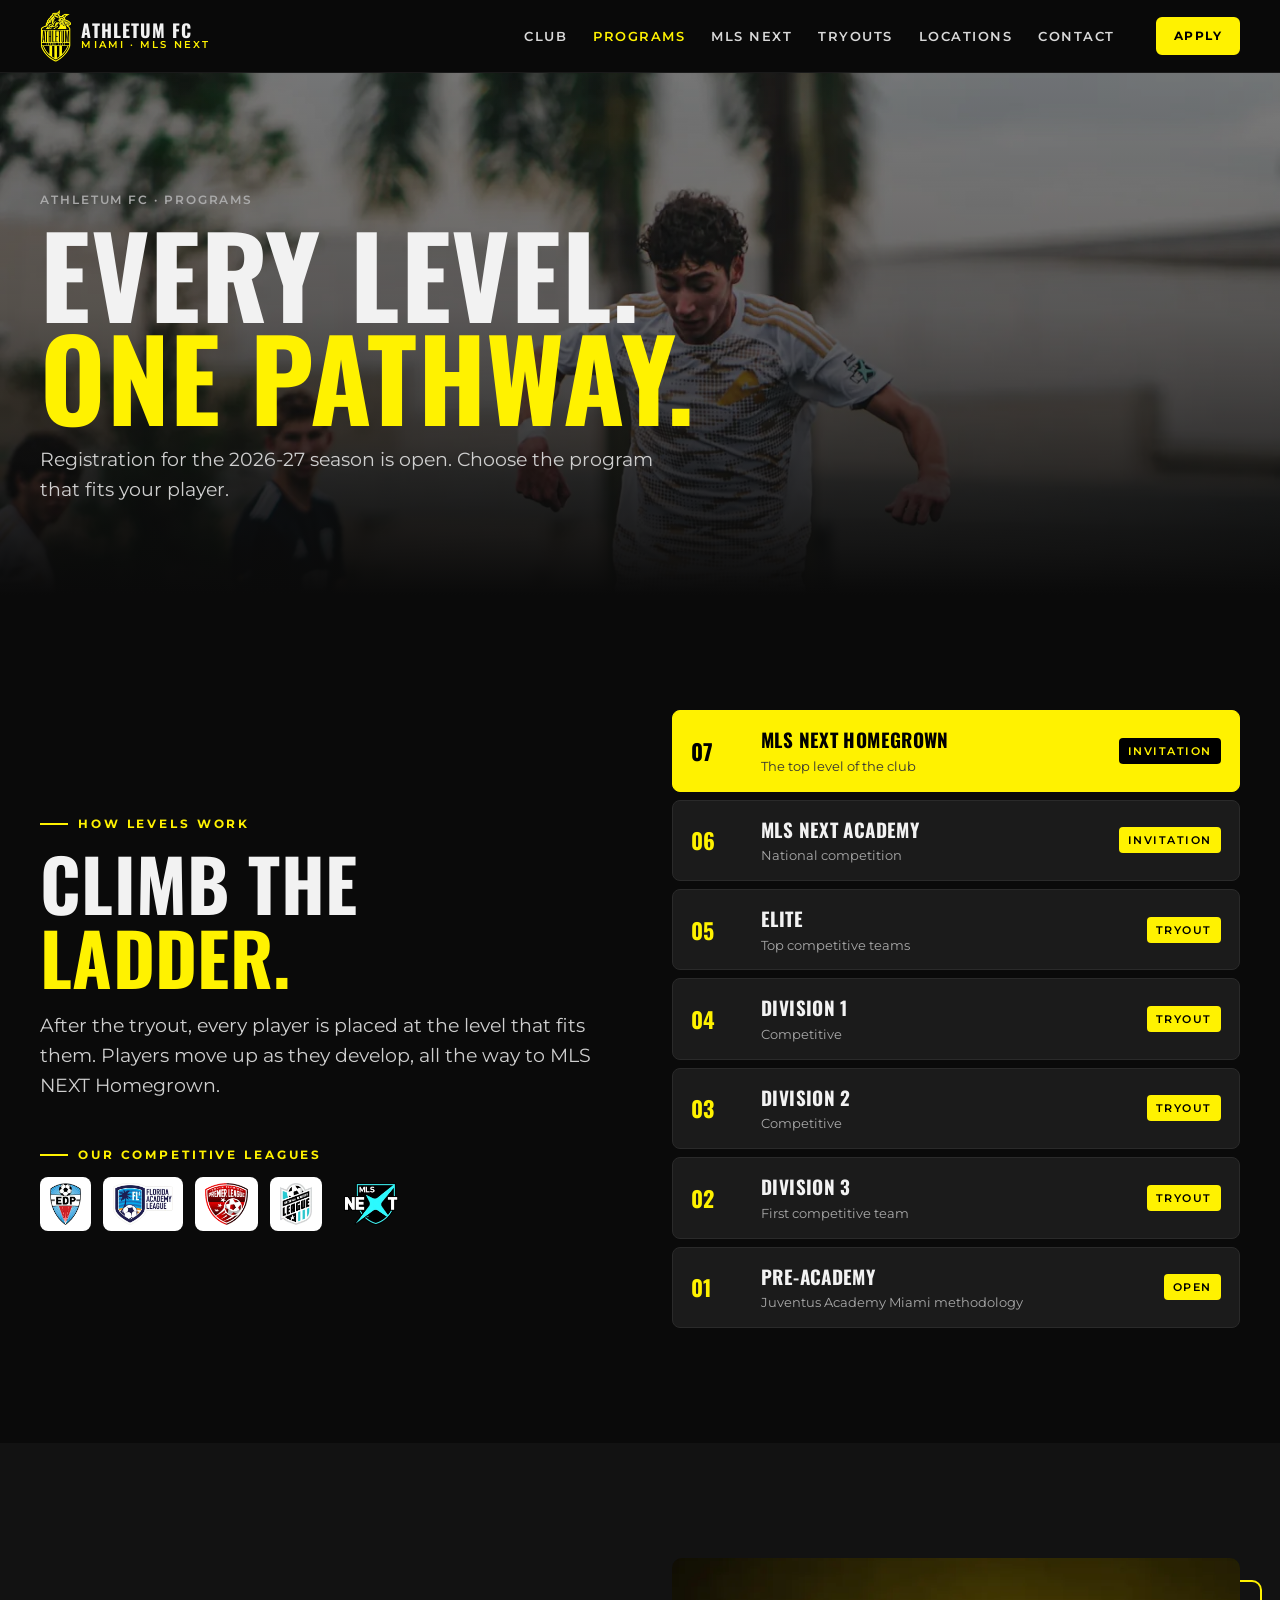
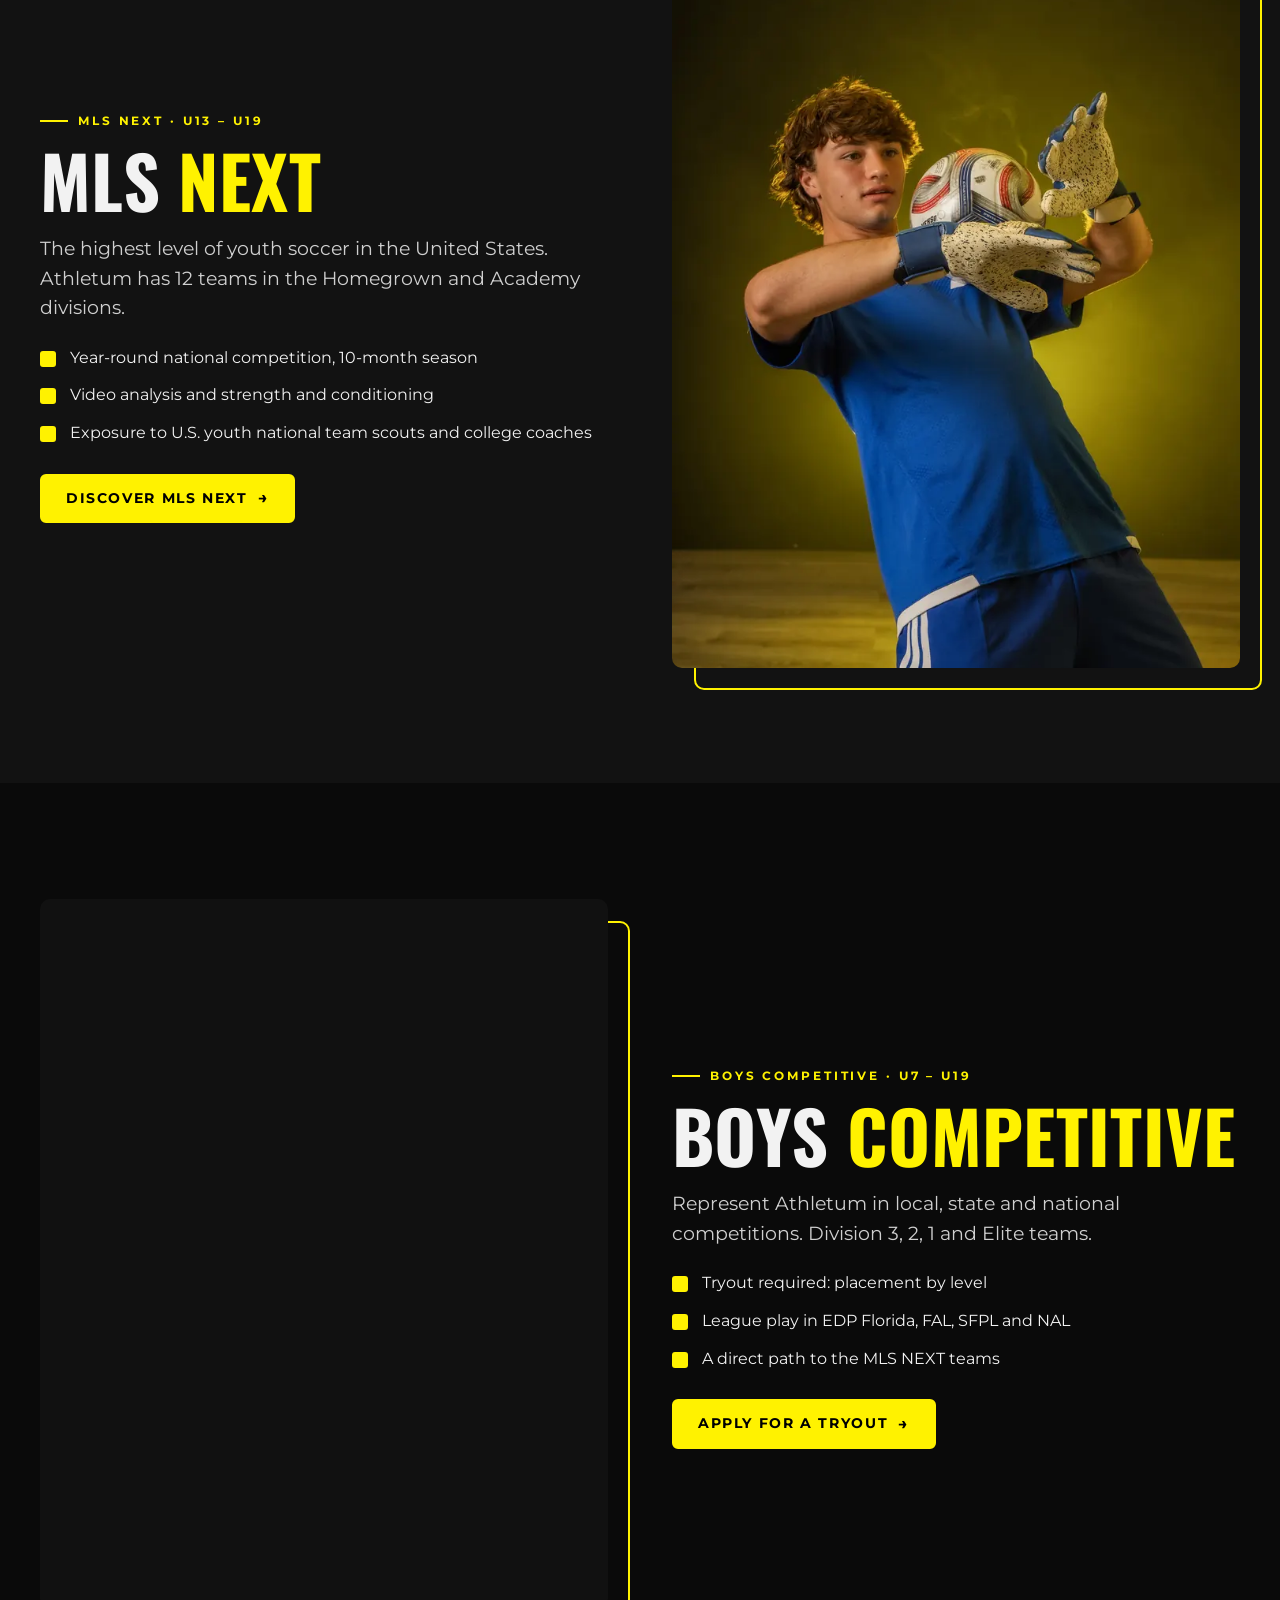
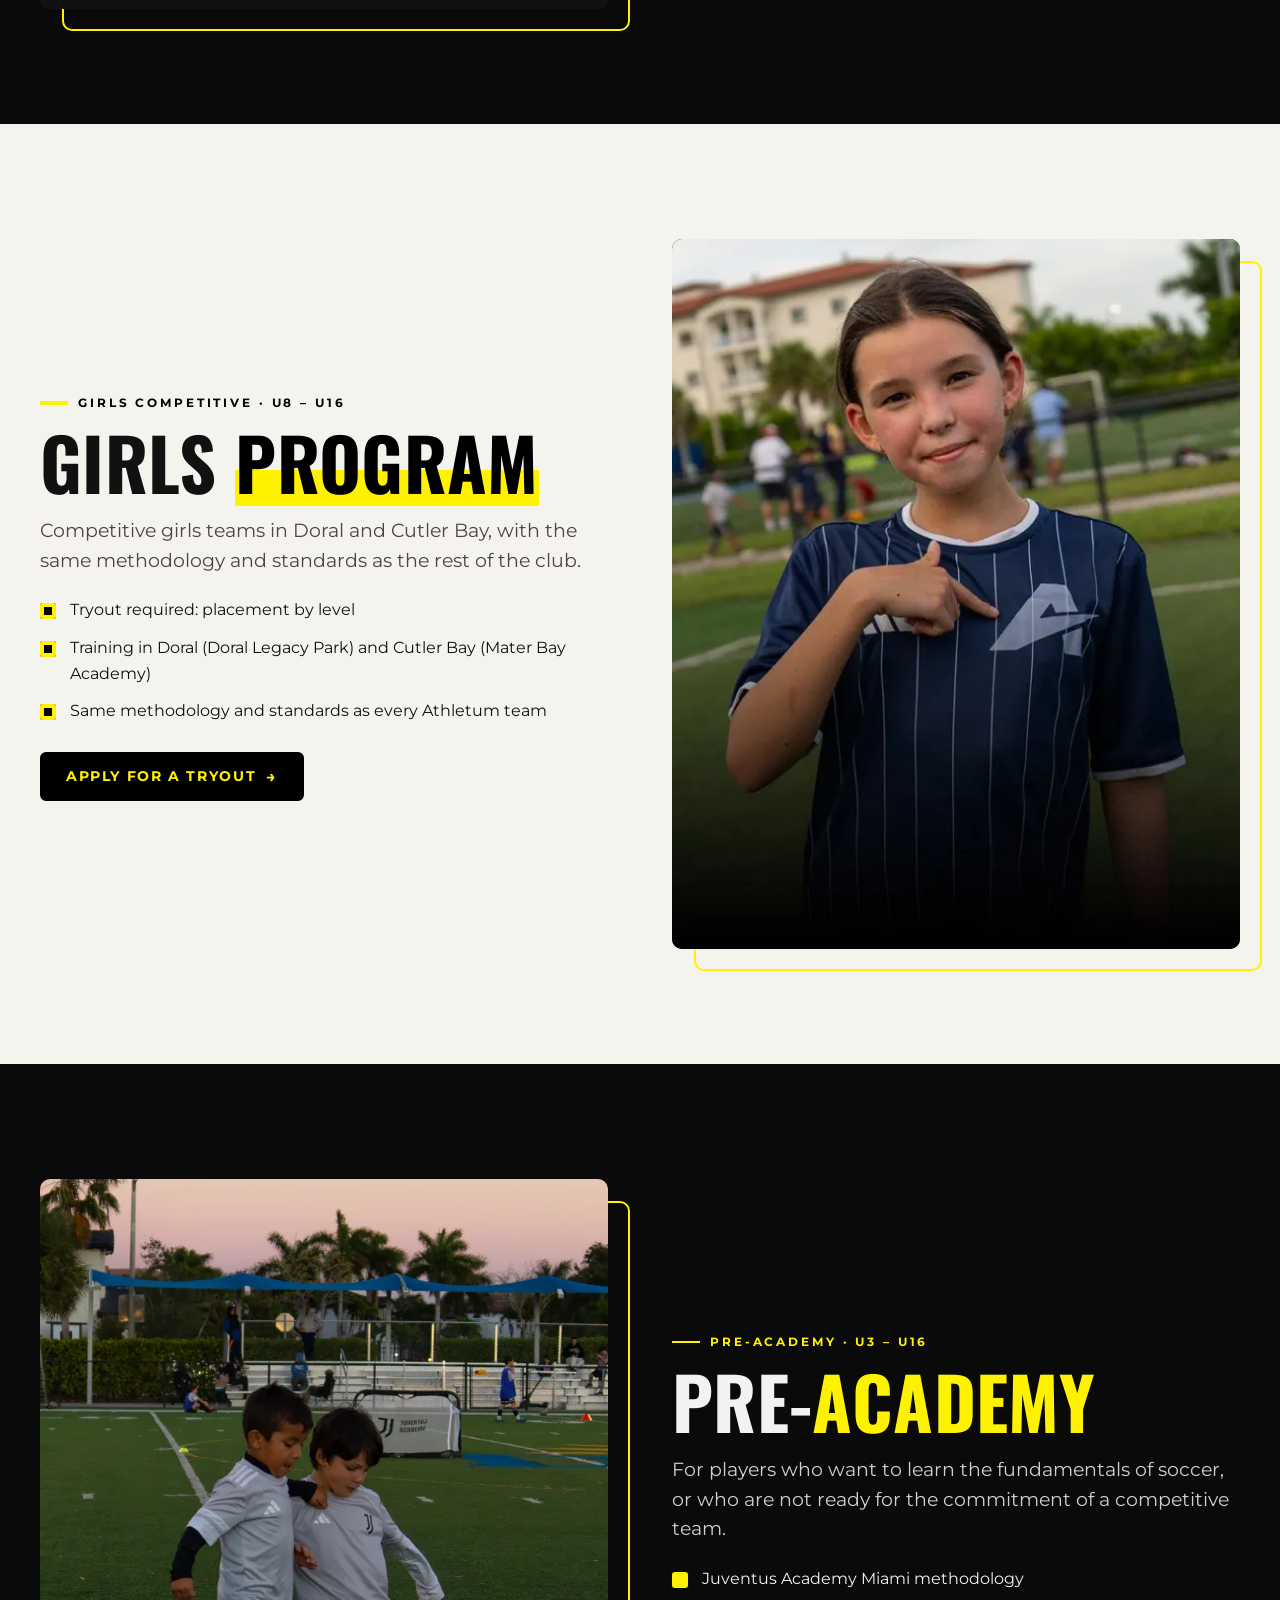
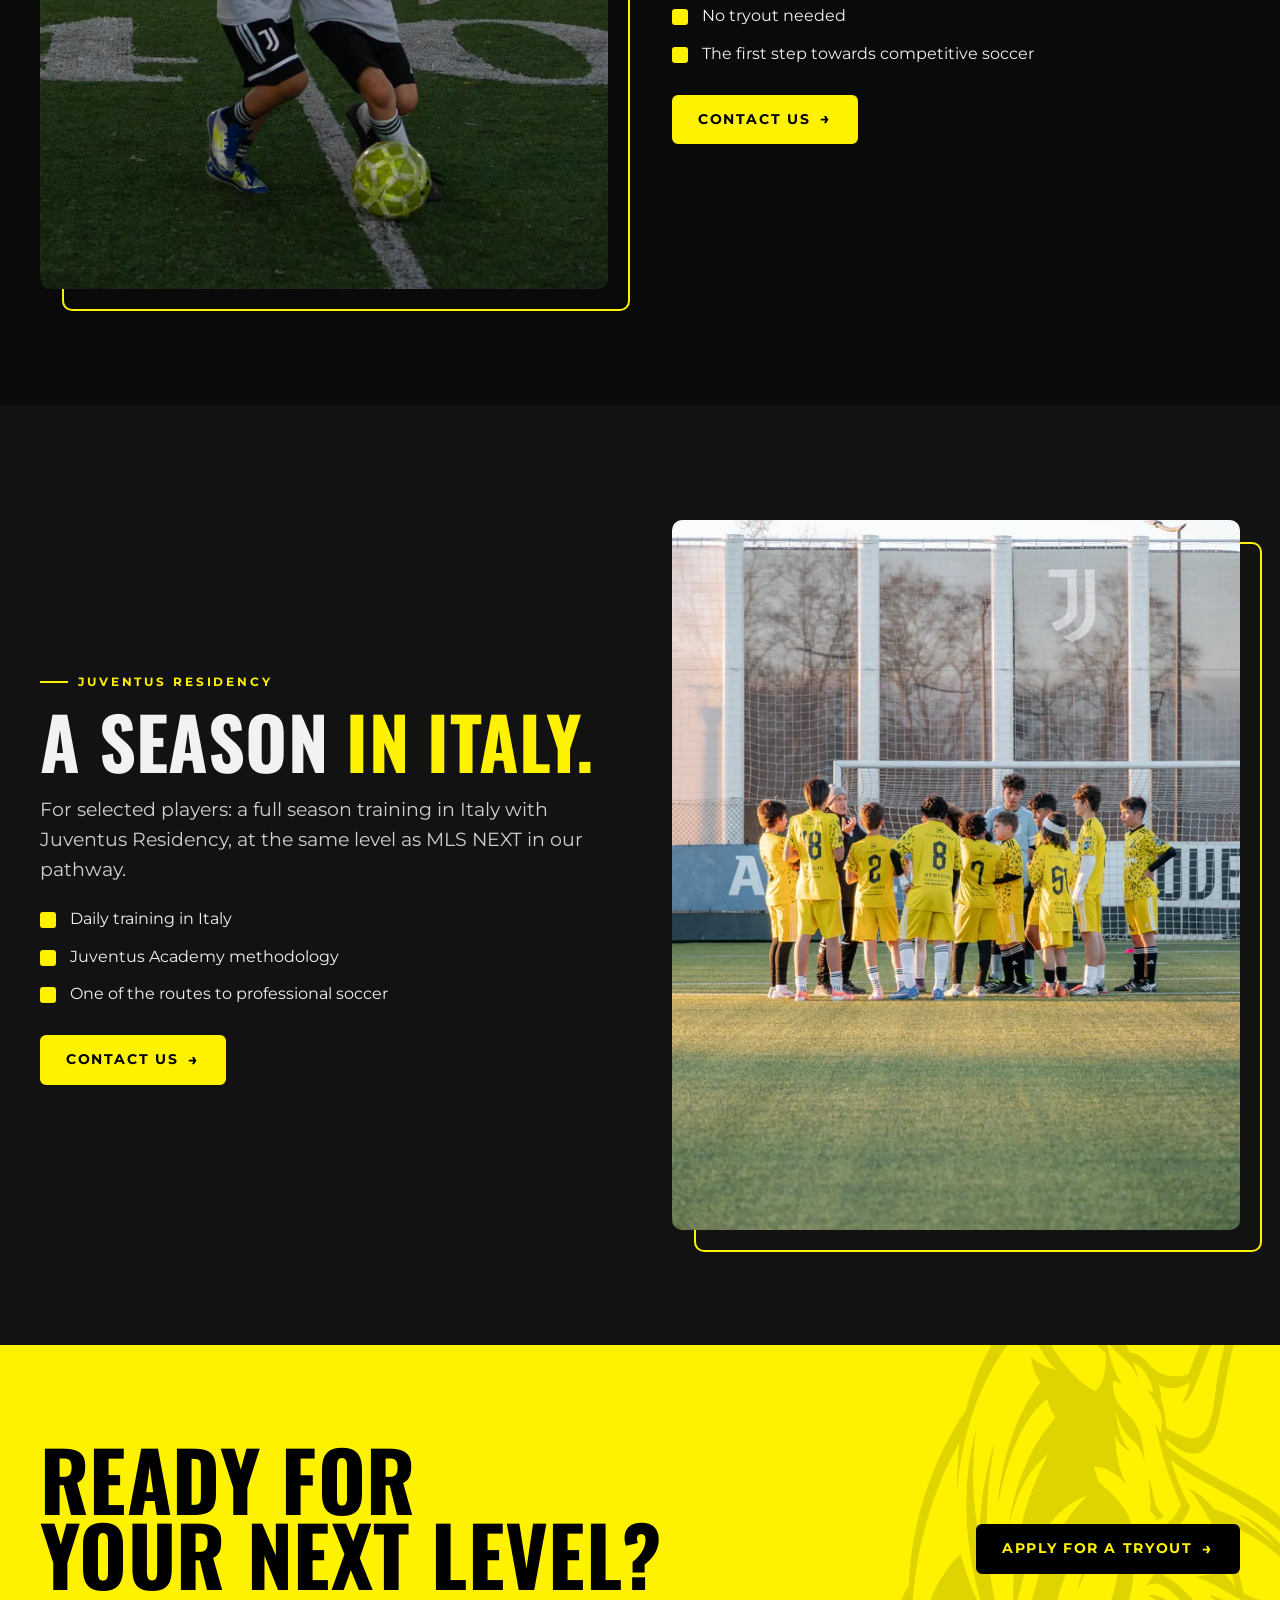
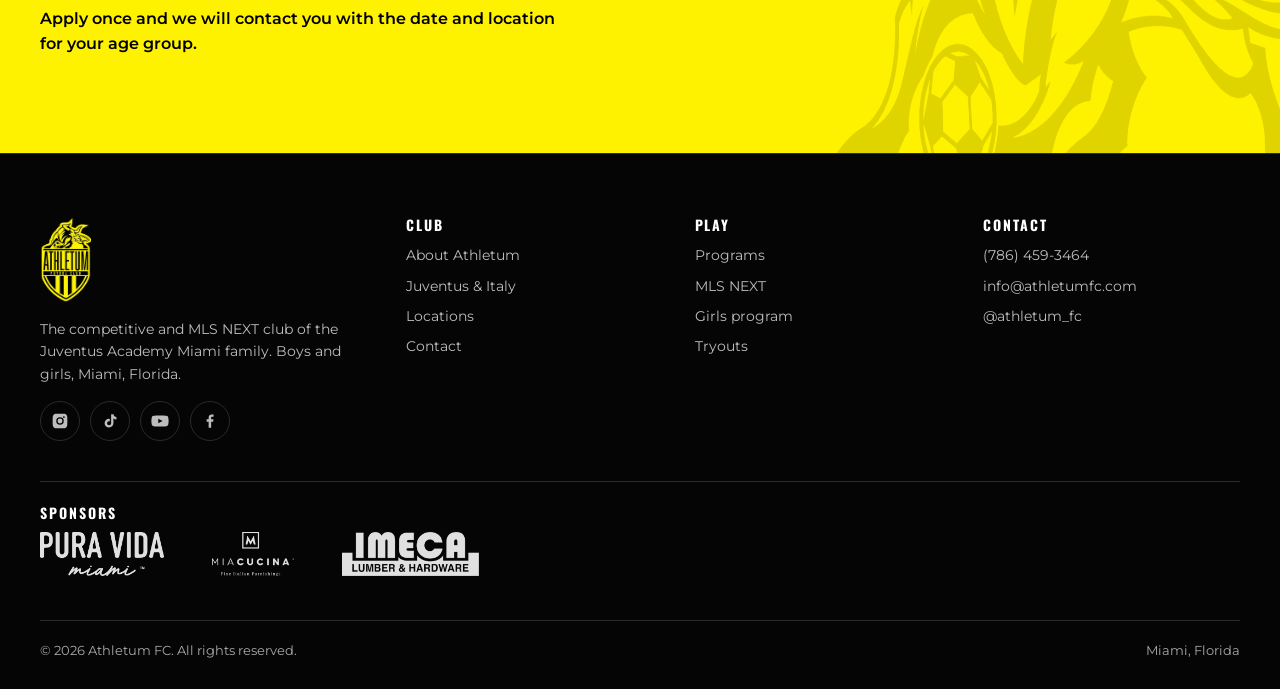
<file: programs/index.html>
<!doctype html>
<html lang="en">
<head>
<meta charset="utf-8">
<meta name="viewport" content="width=device-width, initial-scale=1">
<meta name="robots" content="noindex, nofollow">
<title>Programs · Athletum FC</title>
<meta name="description" content="Athletum FC programs: MLS NEXT, boys and girls competitive, Pre-Academy and Juventus Residency.">
<meta name="theme-color" content="#0a0a0a">
<link rel="icon" href="../assets/img/escudo.webp">
<link rel="preconnect" href="https://fonts.googleapis.com"><link rel="preconnect" href="https://fonts.gstatic.com" crossorigin>
<link href="https://fonts.googleapis.com/css2?family=Montserrat:wght@400;500;600;700&family=Oswald:wght@500;700&family=Six+Caps&display=swap" rel="stylesheet">
<link rel="stylesheet" href="../assets/site.css?v=1311d">
<script>document.documentElement.classList.add('js')</script>
</head>
<body>
<a class="sr" href="#main">Skip to content</a>
<header class="hdr"><div class="w">
  <a class="logo" href="../" aria-label="Athletum FC home"><img src="../assets/img/escudo.webp" alt="" width="145" height="240"><span>Athletum FC<small>Miami · MLS NEXT</small></span></a>
  <nav class="nav" aria-label="Main"><a href="../club/">Club</a><a href="../programs/" aria-current=page>Programs</a><a href="../mls-next/">MLS NEXT</a><a href="../tryouts/">Tryouts</a><a href="../locations/">Locations</a><a href="../contact/">Contact</a></nav>
  <a class="btn sm" href="../tryouts/#apply">Apply</a>
  <button class="burger" type="button" aria-label="Open menu" aria-expanded="false" aria-controls="menu"><span></span></button>
</div></header>
<nav class="menu" id="menu" aria-label="Mobile"><a href="../">Home</a><a href="../club/">Club</a><a href="../programs/" aria-current=page>Programs</a><a href="../mls-next/">MLS NEXT</a><a href="../tryouts/">Tryouts</a><a href="../locations/">Locations</a><a href="../contact/">Contact</a><a class="btn" href="../tryouts/#apply">Apply for a tryout</a></nav>
<main id="main">

<section class="phero"><img src="../assets/img/ig_dribble-720.webp" srcset="../assets/img/ig_dribble-720.webp 720w, ../assets/img/ig_dribble-1400.webp 1400w" sizes="100vw" width="3059" height="3969" alt="Athletum player dribbling during a match" style="object-position:50% 32%" fetchpriority="high">
  <div class="w"><p class="crumbs">Athletum FC · Programs</p><h1>Every level. <em>One pathway.</em></h1><p class="lead">Registration for the 2026-27 season is open. Choose the program that fits your player.</p></div></section>

<section class="sec"><div class="w">
  <div class="split2"><div class="rv"><p class="eyebrow">How levels work</p><h2 class="h2">Climb the <em>ladder.</em></h2>
    <p class="lead">After the tryout, every player is placed at the level that fits them. Players move up as they develop, all the way to MLS NEXT Homegrown.</p>
    <p class="eyebrow" style="margin-top:30px">Our competitive leagues</p>
    <div class="leagues"><img src="../assets/liga_edp.webp" alt="EDP Florida" loading="lazy"><img src="../assets/liga_fal.webp" alt="Florida Academy League" loading="lazy"><img src="../assets/liga_sfpl.webp" alt="South Florida Premier League" loading="lazy"><img src="../assets/liga_nal.webp" alt="National Academy League" loading="lazy"><img src="../assets/logo_mlsnext.webp" alt="MLS NEXT" loading="lazy" style="background:transparent"></div></div>
  <div class="ladder rv">
  <div class="rung top"><i>07</i><div><b>MLS NEXT Homegrown</b><span>The top level of the club</span></div><em>Invitation</em></div>
  <div class="rung"><i>06</i><div><b>MLS NEXT Academy</b><span>National competition</span></div><em>Invitation</em></div>
  <div class="rung"><i>05</i><div><b>Elite</b><span>Top competitive teams</span></div><em>Tryout</em></div>
  <div class="rung"><i>04</i><div><b>Division 1</b><span>Competitive</span></div><em>Tryout</em></div>
  <div class="rung"><i>03</i><div><b>Division 2</b><span>Competitive</span></div><em>Tryout</em></div>
  <div class="rung"><i>02</i><div><b>Division 3</b><span>First competitive team</span></div><em>Tryout</em></div>
  <div class="rung"><i>01</i><div><b>Pre-Academy</b><span>Juventus Academy Miami methodology</span></div><em>Open</em></div>
</div></div>
</div></section>

<section class="sec coal" id="mlsnext"><div class="w"><div class="split2">
  <div class="rv"><p class="eyebrow">MLS NEXT · U13 – U19</p><h2 class="h2">MLS <em>NEXT</em></h2><p class="lead">The highest level of youth soccer in the United States. Athletum has 12 teams in the Homegrown and Academy divisions.</p><ul class="ticks"><li>Year-round national competition, 10-month season</li><li>Video analysis and strength and conditioning</li><li>Exposure to U.S. youth national team scouts and college coaches</li></ul><a class="btn" href="../mls-next/">Discover MLS NEXT <span class="arr">→</span></a></div>
  <div class="offset rv"><div class="frame"><img src="../assets/img/md_1633-720.webp" srcset="../assets/img/md_1633-720.webp 720w, ../assets/img/md_1633-1400.webp 1400w" sizes="(min-width:900px) 560px, 100vw" width="3744" height="5616" alt="Athletum goalkeeper catching a ball" style="object-position:45% 25%" loading="lazy" decoding="async"></div></div>
</div></div></section>
<section class="sec " id="boys"><div class="w"><div class="split2 rev">
  <div class="rv"><p class="eyebrow">Boys competitive · U7 – U19</p><h2 class="h2">Boys <em>competitive</em></h2><p class="lead">Represent Athletum in local, state and national competitions. Division 3, 2, 1 and Elite teams.</p><ul class="ticks"><li>Tryout required: placement by level</li><li>League play in EDP Florida, FAL, SFPL and NAL</li><li>A direct path to the MLS NEXT teams</li></ul><a class="btn" href="../tryouts/#apply">Apply for a tryout <span class="arr">→</span></a></div>
  <div class="offset rv"><div class="frame"><img src="../assets/img/ig_dribble-720.webp" srcset="../assets/img/ig_dribble-720.webp 720w, ../assets/img/ig_dribble-1400.webp 1400w" sizes="(min-width:900px) 560px, 100vw" width="3059" height="3969" alt="Athletum player dribbling during a match" style="object-position:50% 40%" loading="lazy" decoding="async"></div></div>
</div></div></section>
<section class="sec paper" id="girls"><div class="w"><div class="split2">
  <div class="rv"><p class="eyebrow">Girls competitive · U8 – U16</p><h2 class="h2">Girls <em>program</em></h2><p class="lead">Competitive girls teams in Doral and Cutler Bay, with the same methodology and standards as the rest of the club.</p><ul class="ticks"><li>Tryout required: placement by level</li><li>Training in Doral (Doral Legacy Park) and Cutler Bay (Mater Bay Academy)</li><li>Same methodology and standards as every Athletum team</li></ul><a class="btn dark" href="../tryouts/#apply">Apply for a tryout <span class="arr">→</span></a></div>
  <div class="offset rv"><div class="frame"><img src="../assets/img/web_girls-720.webp" srcset="../assets/img/web_girls-720.webp 720w, ../assets/img/web_girls-1400.webp 1400w" sizes="(min-width:900px) 560px, 100vw" width="600" height="720" alt="Athletum girls program player pointing at the crest on her jersey" style="object-position:50% 30%" loading="lazy" decoding="async"></div></div>
</div></div></section>
<section class="sec " id="preacademy"><div class="w"><div class="split2 rev">
  <div class="rv"><p class="eyebrow">Pre-Academy · U3 – U16</p><h2 class="h2">Pre-<em>Academy</em></h2><p class="lead">For players who want to learn the fundamentals of soccer, or who are not ready for the commitment of a competitive team.</p><ul class="ticks"><li>Juventus Academy Miami methodology</li><li>No tryout needed</li><li>The first step towards competitive soccer</li></ul><a class="btn" href="../contact/">Contact us <span class="arr">→</span></a></div>
  <div class="offset rv"><div class="frame"><img src="../assets/img/jam_pre-720.webp" srcset="../assets/img/jam_pre-720.webp 720w, ../assets/img/jam_pre-1400.webp 1400w" sizes="(min-width:900px) 560px, 100vw" width="2060" height="3090" alt="Two young Pre-Academy players battling for the ball" style="object-position:50% 45%" loading="lazy" decoding="async"></div></div>
</div></div></section>
<section class="sec coal" id="residency"><div class="w"><div class="split2">
  <div class="rv"><p class="eyebrow">Juventus Residency</p><h2 class="h2">A season <em>in Italy.</em></h2><p class="lead">For selected players: a full season training in Italy with Juventus Residency, at the same level as MLS NEXT in our pathway.</p><ul class="ticks"><li>Daily training in Italy</li><li>Juventus Academy methodology</li><li>One of the routes to professional soccer</li></ul><a class="btn" href="../contact/">Contact us <span class="arr">→</span></a></div>
  <div class="offset rv"><div class="frame"><img src="../assets/img/it_huddle-720.webp" srcset="../assets/img/it_huddle-720.webp 720w, ../assets/img/it_huddle-1400.webp 1400w" sizes="(min-width:900px) 560px, 100vw" width="1333" height="2000" alt="Athletum team huddle in front of the goal in Italy" style="object-position:50% 50%" loading="lazy" decoding="async"></div></div>
</div></div></section>
<section class="cta"><img class="toro" src="../assets/img/toro.webp" alt="" width="1000" height="573" loading="lazy"><div class="w">
  <div><h2>Ready for<br>your next level?</h2><p>Apply once and we will contact you with the date and location for your age group.</p></div>
  <div class="ctas"><a class="btn dark" href="../tryouts/#apply">Apply for a tryout <span class="arr">→</span></a></div>
</div></section>
</main>
<footer class="ftr"><div class="w">
  <div class="g">
    <div><img src="../assets/img/escudo.webp" alt="Athletum FC crest" width="145" height="240" loading="lazy">
      <p>The competitive and MLS NEXT club of the Juventus Academy Miami family. Boys and girls, Miami, Florida.</p>
      <div class="soc"><a href="https://www.instagram.com/athletum_fc/" target="_blank" rel="noopener" aria-label="Instagram"><svg viewBox="0 0 24 24" aria-hidden="true"><path d="M12 2.2c3.2 0 3.6 0 4.8.1 1.2.1 1.8.2 2.2.4.6.2 1 .5 1.4.9.4.4.7.8.9 1.4.2.4.4 1.1.4 2.2.1 1.3.1 1.6.1 4.8s0 3.6-.1 4.8c-.1 1.2-.2 1.8-.4 2.2-.2.6-.5 1-.9 1.4-.4.4-.8.7-1.4.9-.4.2-1.1.4-2.2.4-1.3.1-1.6.1-4.8.1s-3.6 0-4.8-.1c-1.2-.1-1.8-.2-2.2-.4-.6-.2-1-.5-1.4-.9-.4-.4-.7-.8-.9-1.4-.2-.4-.4-1.1-.4-2.2C2.2 15.6 2.2 15.2 2.2 12s0-3.6.1-4.8c.1-1.2.2-1.8.4-2.2.2-.6.5-1 .9-1.4.4-.4.8-.7 1.4-.9.4-.2 1.1-.4 2.2-.4C8.4 2.2 8.8 2.2 12 2.2zm0 4.8a5 5 0 1 0 0 10 5 5 0 0 0 0-10zm0 8.2a3.2 3.2 0 1 1 0-6.4 3.2 3.2 0 0 1 0 6.4zm5.2-9.6a1.2 1.2 0 1 0 0 2.4 1.2 1.2 0 0 0 0-2.4z"/></svg></a><a href="https://www.tiktok.com/@athletumfc" target="_blank" rel="noopener" aria-label="TikTok"><svg viewBox="0 0 24 24" aria-hidden="true"><path d="M16.6 3c.4 2.1 1.8 3.6 4 3.8v3.1c-1.5 0-2.8-.4-4-1.2v6.1c0 3.4-2.6 5.9-5.9 5.9S4.8 18.3 4.8 15s2.7-5.9 6-5.9c.3 0 .6 0 .9.1v3.2c-.3-.1-.6-.1-.9-.1-1.5 0-2.7 1.2-2.7 2.7s1.2 2.7 2.7 2.7 2.7-1.2 2.7-2.7V3h3.1z"/></svg></a><a href="https://www.youtube.com/@athletumfc" target="_blank" rel="noopener" aria-label="YouTube"><svg viewBox="0 0 24 24" aria-hidden="true"><path d="M23 7.2a3 3 0 0 0-2.1-2.1C19 4.6 12 4.6 12 4.6s-7 0-8.9.5A3 3 0 0 0 1 7.2 31 31 0 0 0 .5 12 31 31 0 0 0 1 16.8a3 3 0 0 0 2.1 2.1c1.9.5 8.9.5 8.9.5s7 0 8.9-.5a3 3 0 0 0 2.1-2.1 31 31 0 0 0 .5-4.8 31 31 0 0 0-.5-4.8zM9.7 15.1V8.9L15.5 12l-5.8 3.1z"/></svg></a><a href="https://www.facebook.com/athletumfc" target="_blank" rel="noopener" aria-label="Facebook"><svg viewBox="0 0 24 24" aria-hidden="true"><path d="M13.5 21v-8h2.7l.4-3.2h-3.1v-2c0-.9.3-1.5 1.6-1.5h1.7V3.4c-.3 0-1.3-.1-2.5-.1-2.4 0-4.1 1.5-4.1 4.2v2.3H7.5V13h2.7v8h3.3z"/></svg></a></div></div>
    <div><h4>Club</h4><ul><li><a href="../club/">About Athletum</a></li><li><a href="../club/#italy">Juventus &amp; Italy</a></li><li><a href="../locations/">Locations</a></li><li><a href="../contact/">Contact</a></li></ul></div>
    <div><h4>Play</h4><ul><li><a href="../programs/">Programs</a></li><li><a href="../mls-next/">MLS NEXT</a></li><li><a href="../programs/#girls">Girls program</a></li><li><a href="../tryouts/">Tryouts</a></li></ul></div>
    <div><h4>Contact</h4><ul><li><a href="tel:+17864593464">(786) 459-3464</a></li><li><a href="mailto:info@athletumfc.com">info@athletumfc.com</a></li><li><a href="https://www.instagram.com/athletum_fc/" target="_blank" rel="noopener">@athletum_fc</a></li></ul></div>
  </div>
  <div class="spn"><h4>Sponsors</h4><div class="spn-l"><img src="../assets/img/sponsor_puravida.webp" alt="Pura Vida Miami" loading="lazy"><img src="../assets/img/sponsor_miacucina.webp" alt="Mia Cucina" loading="lazy"><img src="../assets/img/sponsor_imeca.webp" alt="IMECA" loading="lazy"></div></div>
  <div class="bot"><span>© 2026 Athletum FC. All rights reserved.</span><span>Miami, Florida</span></div>
</div></footer>
<div class="fix"><a class="btn" href="../tryouts/#apply">Apply for a tryout</a></div>
<script src="../assets/site.js?v=1311d" defer></script>
</body>
</html>
</file>
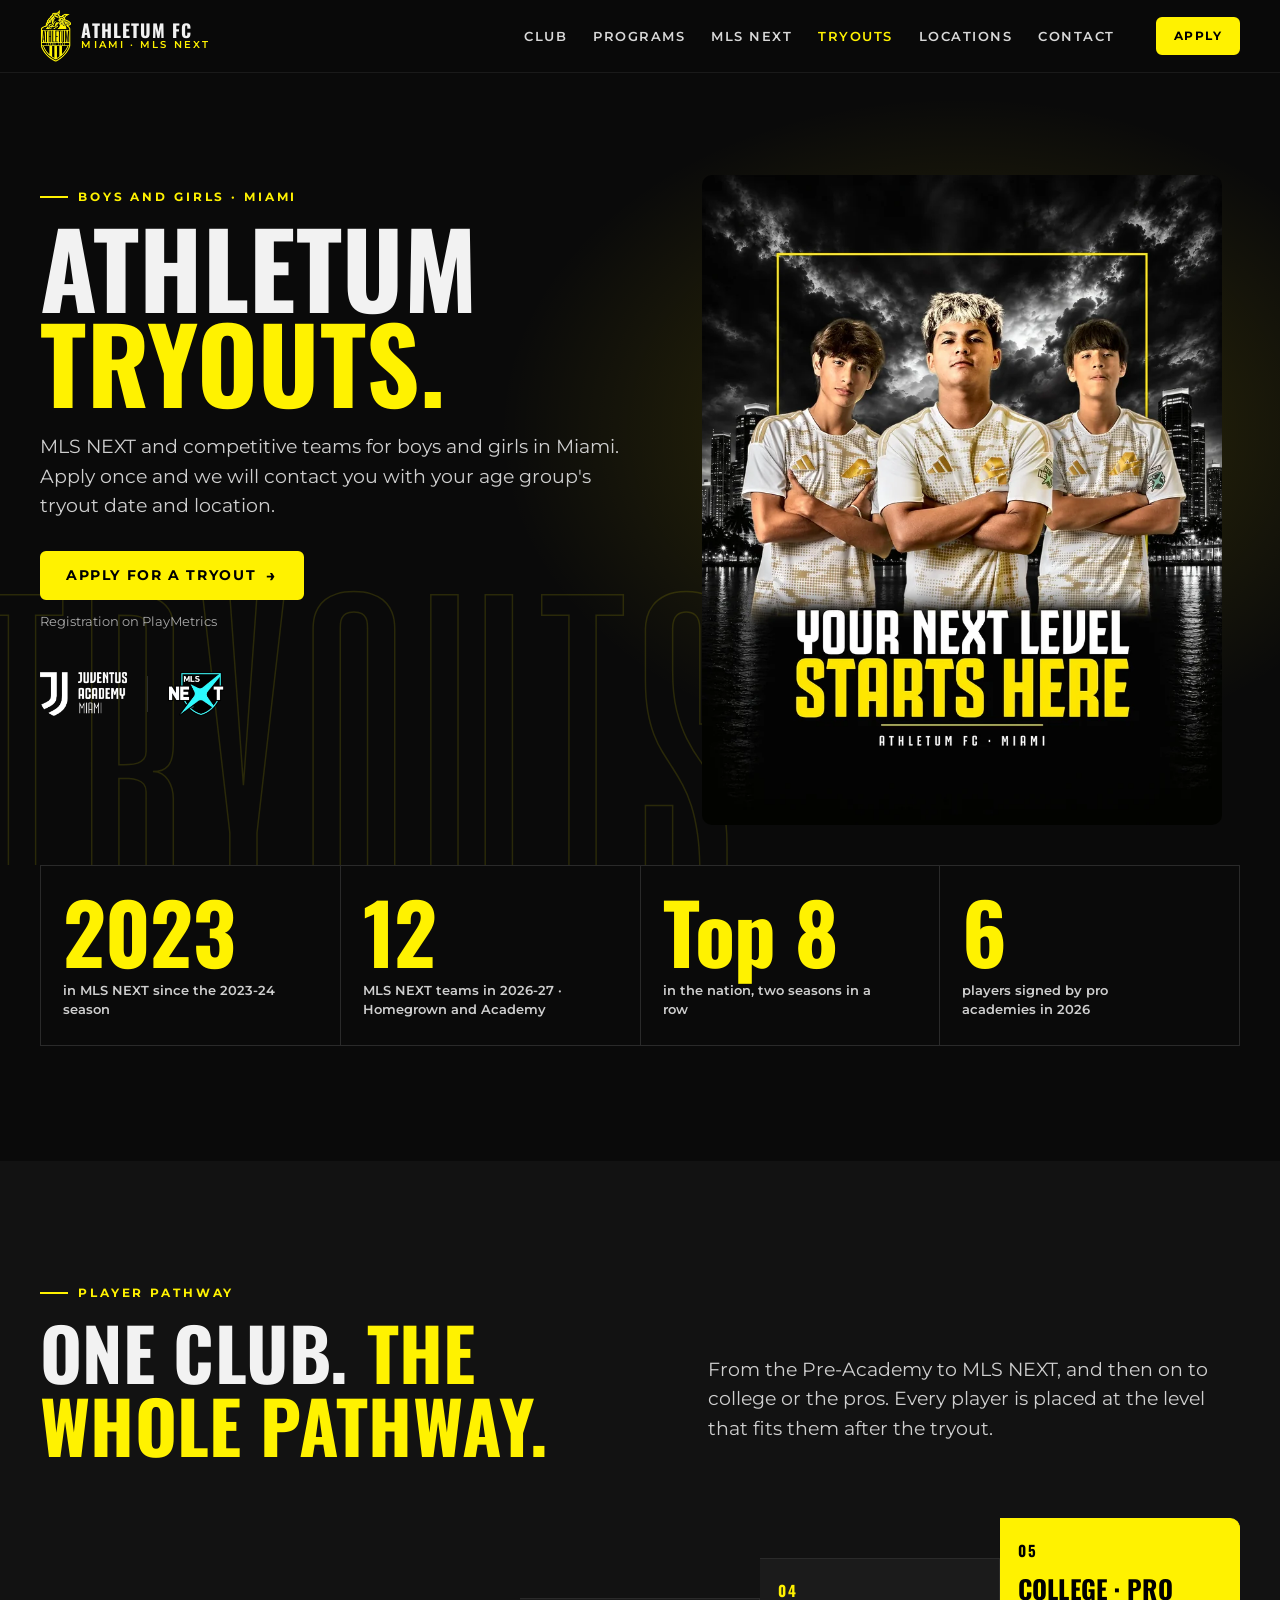
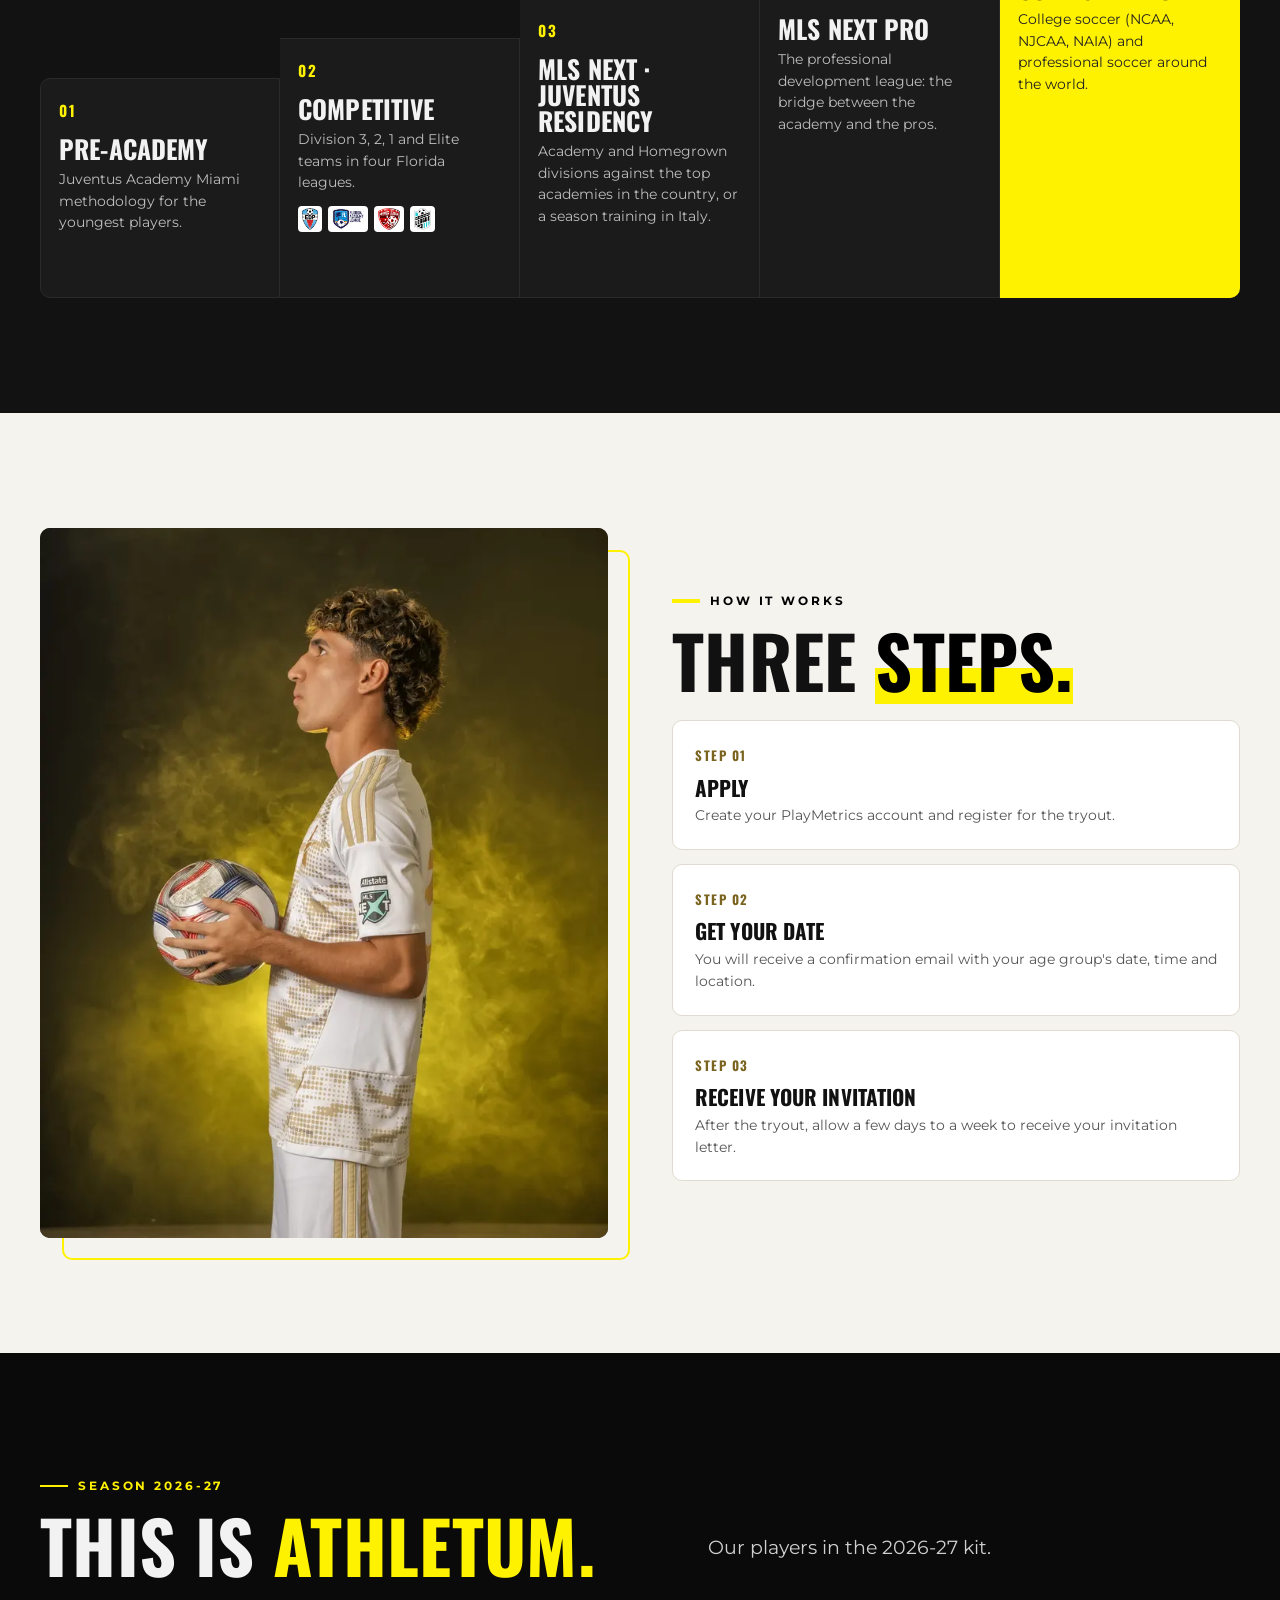
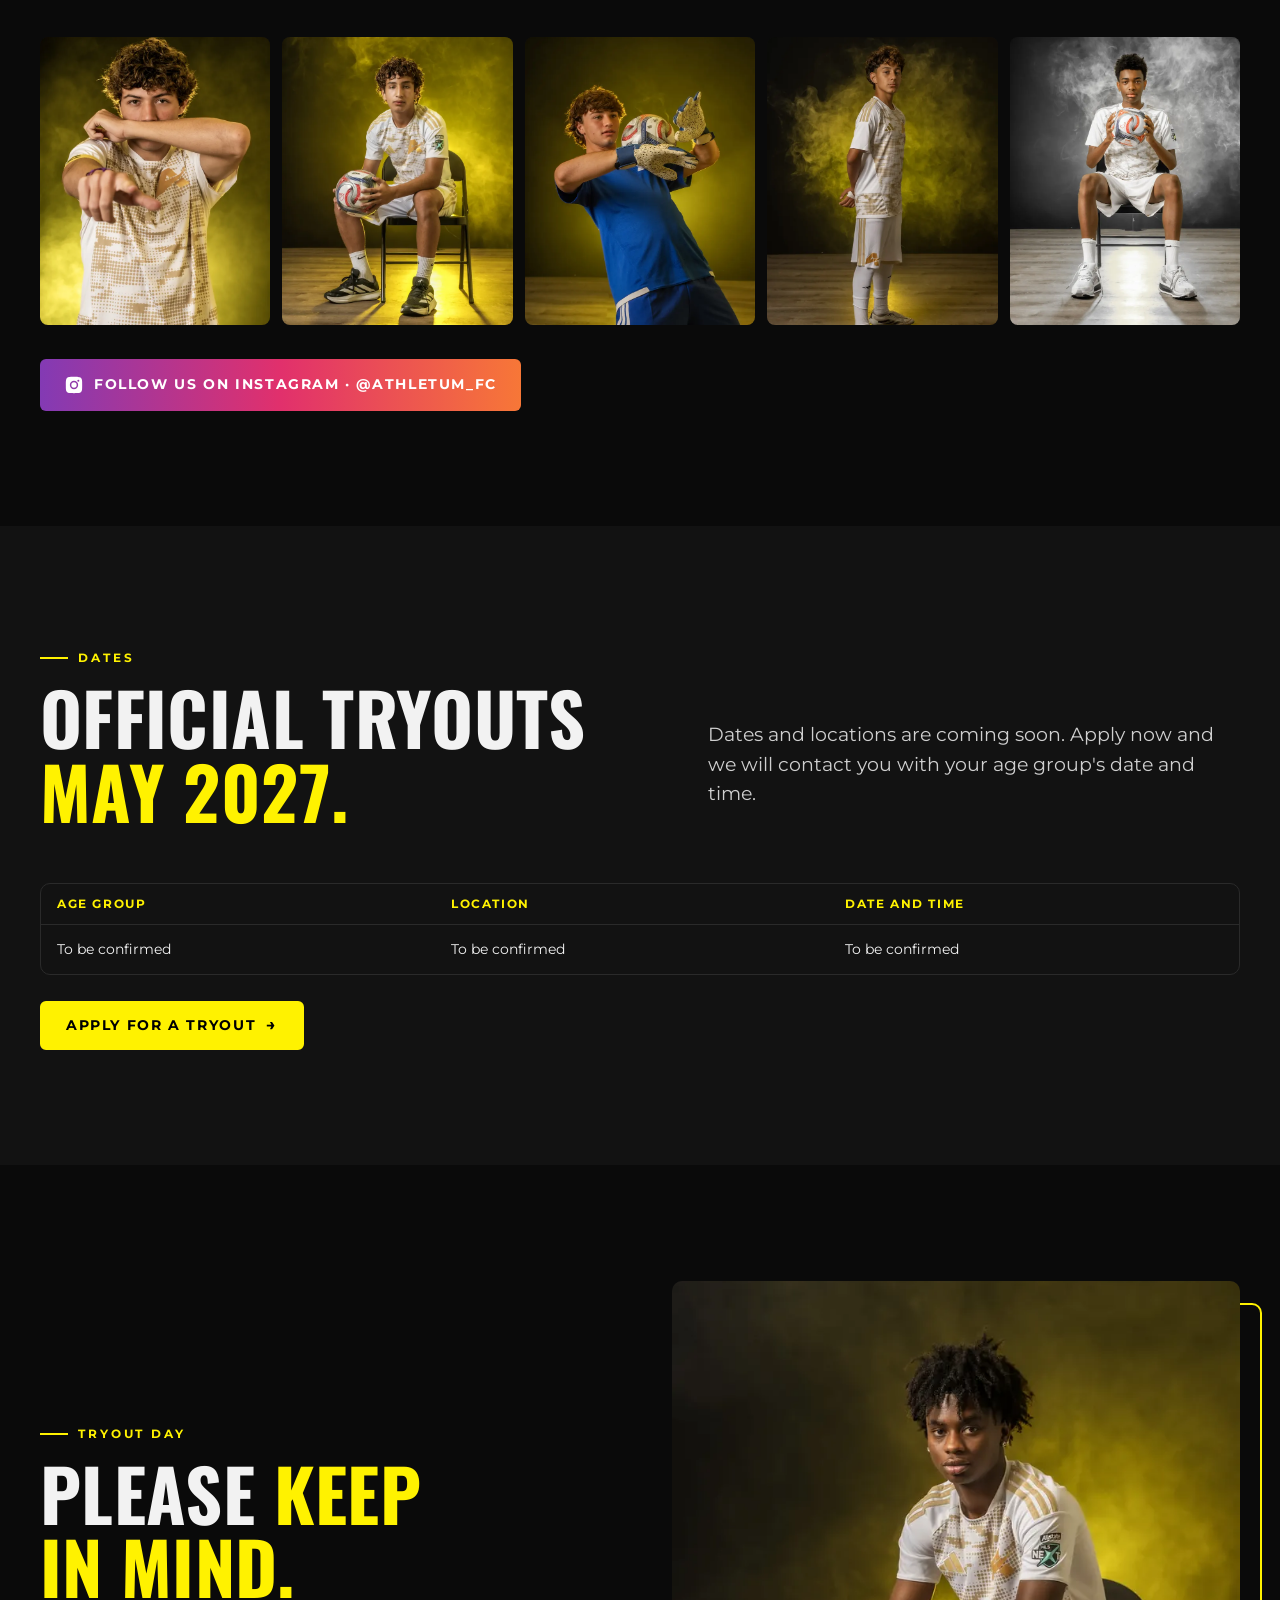
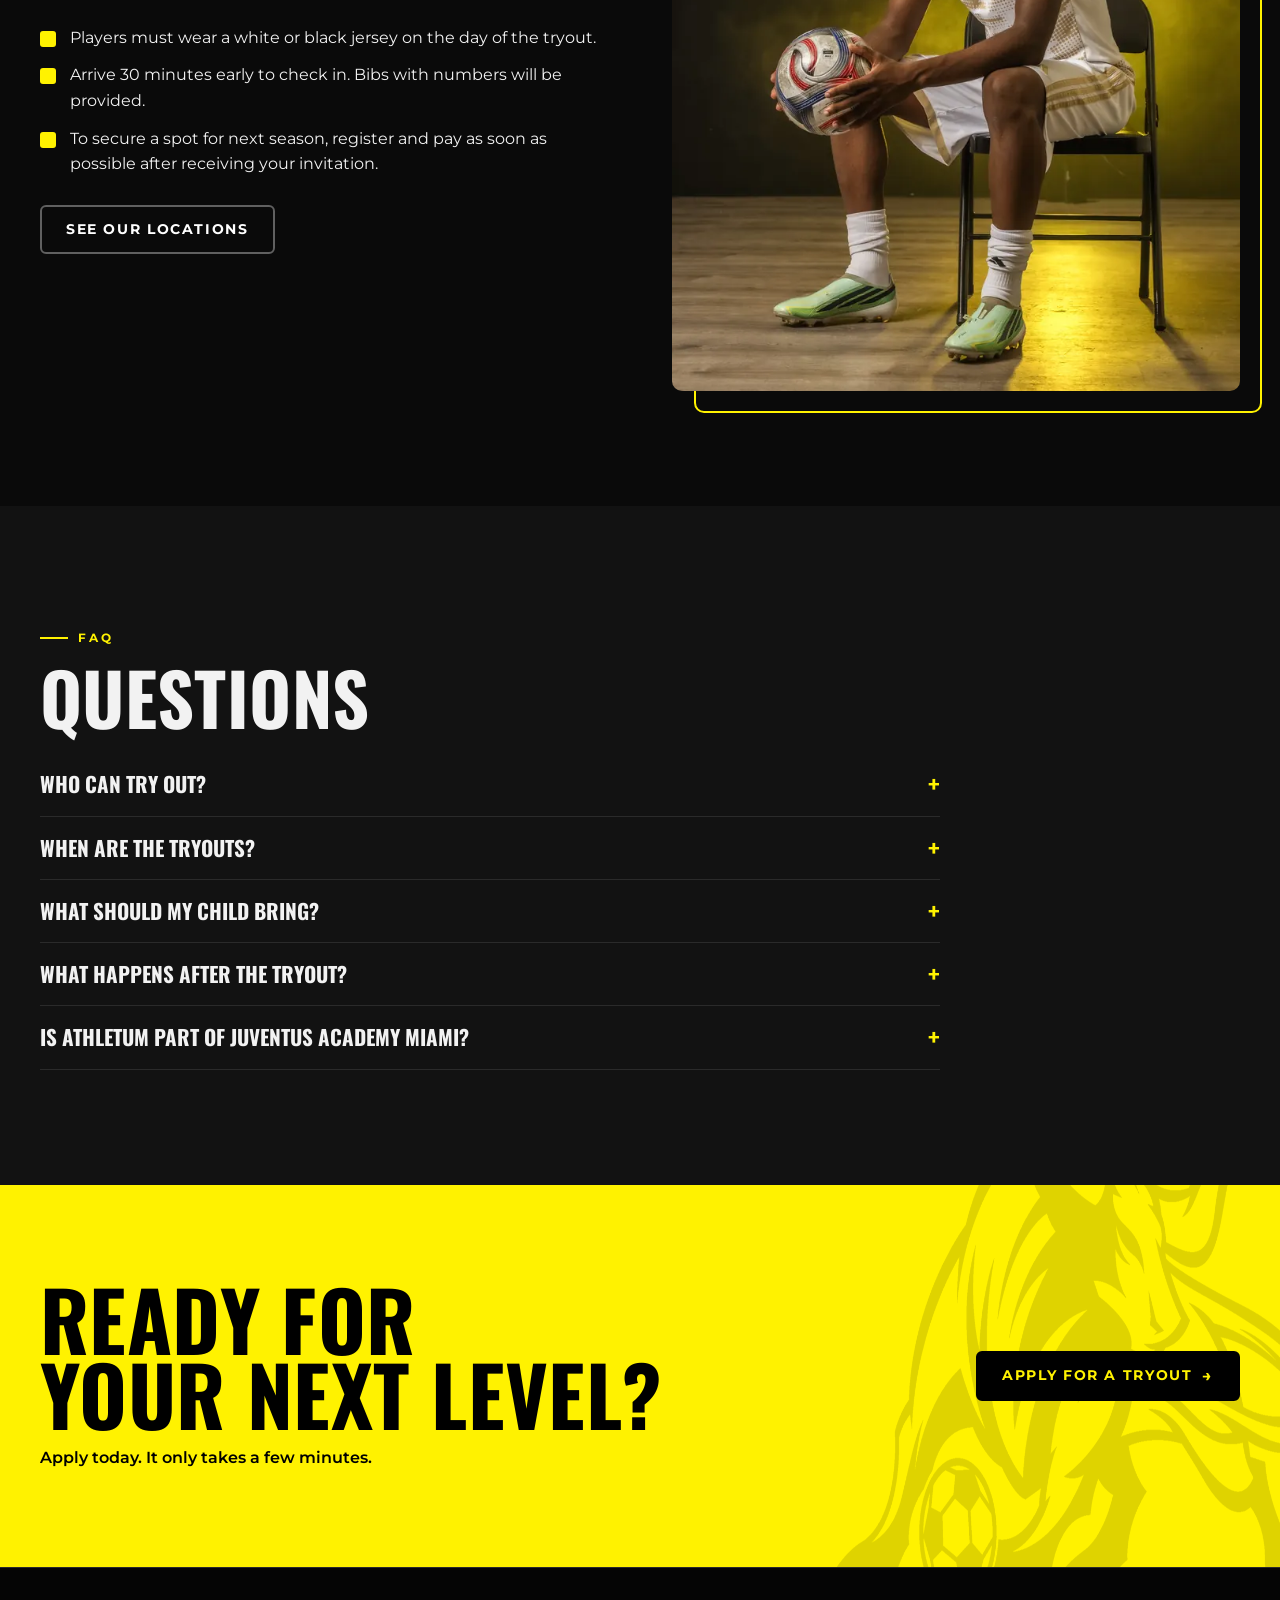
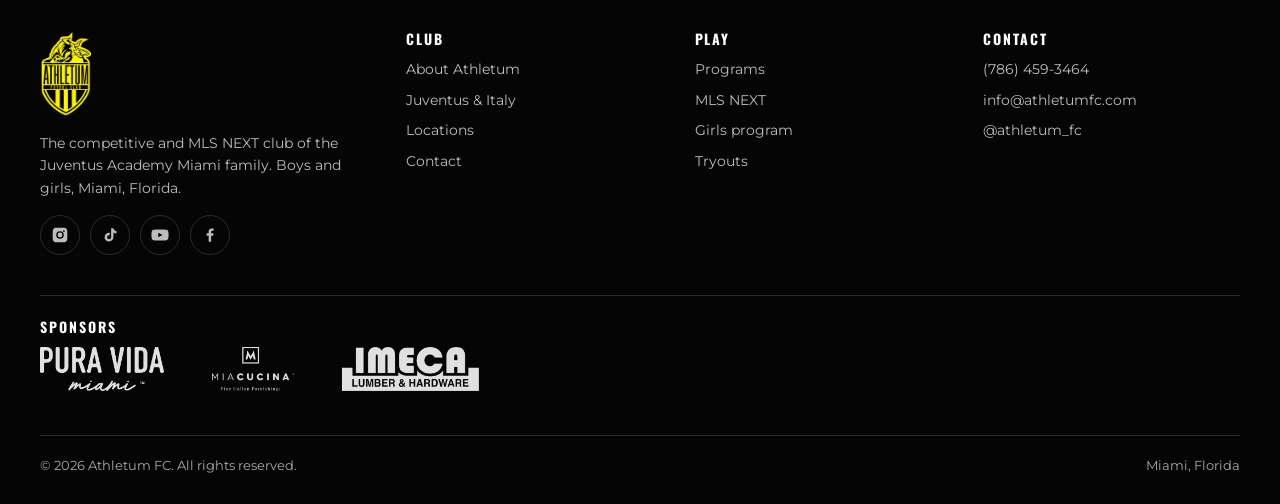
<file: tryouts/index.html>
<!doctype html>
<html lang="en">
<head>
<meta charset="utf-8">
<meta name="viewport" content="width=device-width, initial-scale=1">
<meta name="robots" content="noindex, nofollow">
<title>Tryouts · Athletum FC</title>
<meta name="description" content="Athletum FC tryouts for boys and girls in Miami. MLS NEXT and competitive teams.">
<meta name="theme-color" content="#0a0a0a">
<link rel="icon" href="../assets/img/escudo.webp">
<link rel="preconnect" href="https://fonts.googleapis.com"><link rel="preconnect" href="https://fonts.gstatic.com" crossorigin>
<link href="https://fonts.googleapis.com/css2?family=Montserrat:wght@400;500;600;700&family=Oswald:wght@500;700&family=Six+Caps&display=swap" rel="stylesheet">
<link rel="stylesheet" href="../assets/site.css?v=1311d">
<script>document.documentElement.classList.add('js')</script>
</head>
<body>
<a class="sr" href="#main">Skip to content</a>
<header class="hdr"><div class="w">
  <a class="logo" href="../" aria-label="Athletum FC home"><img src="../assets/img/escudo.webp" alt="" width="145" height="240"><span>Athletum FC<small>Miami · MLS NEXT</small></span></a>
  <nav class="nav" aria-label="Main"><a href="../club/">Club</a><a href="../programs/">Programs</a><a href="../mls-next/">MLS NEXT</a><a href="../tryouts/" aria-current=page>Tryouts</a><a href="../locations/">Locations</a><a href="../contact/">Contact</a></nav>
  <a class="btn sm" href="https://playmetrics.com/signup?clubToken=TG9naW4tQ2x1Yi52MS01NzYtMTc4MTU1MTgxOHxleGk0ZDVQUUtWK1R4eUhKZ3NsWk5KTVVMVkVNcm91WmQ1ekQ3YWRscjRjPQ==&program_id=94760">Apply</a>
  <button class="burger" type="button" aria-label="Open menu" aria-expanded="false" aria-controls="menu"><span></span></button>
</div></header>
<nav class="menu" id="menu" aria-label="Mobile"><a href="../">Home</a><a href="../club/">Club</a><a href="../programs/">Programs</a><a href="../mls-next/">MLS NEXT</a><a href="../tryouts/" aria-current=page>Tryouts</a><a href="../locations/">Locations</a><a href="../contact/">Contact</a><a class="btn" href="https://playmetrics.com/signup?clubToken=TG9naW4tQ2x1Yi52MS01NzYtMTc4MTU1MTgxOHxleGk0ZDVQUUtWK1R4eUhKZ3NsWk5KTVVMVkVNcm91WmQ1ekQ3YWRscjRjPQ==&program_id=94760">Apply for a tryout</a></nav>
<main id="main">

<section class="hero" style="background:radial-gradient(60% 70% at 75% 45%,rgba(255,230,0,.18),transparent 60%),var(--ink)">
  <div class="big" aria-hidden="true">TRYOUTS</div>
  <div class="w">
    <div>
      <p class="eyebrow">Boys and girls · Miami</p>
      <h1 class="h1">Athletum <em>tryouts.</em></h1>
      <p class="lead">MLS NEXT and competitive teams for boys and girls in Miami. Apply once and we will contact you with your age group's tryout date and location.</p>
      <div class="ctas"><a class="btn" id="apply" href="https://playmetrics.com/signup?clubToken=TG9naW4tQ2x1Yi52MS01NzYtMTc4MTU1MTgxOHxleGk0ZDVQUUtWK1R4eUhKZ3NsWk5KTVVMVkVNcm91WmQ1ekQ3YWRscjRjPQ==&program_id=94760" target="_blank" rel="noopener">Apply for a tryout <span class="arr">→</span></a></div>
      <p style="margin-top:12px;font-size:12.5px;color:var(--mut)">Registration on PlayMetrics</p>
      <div class="badges"><img src="../assets/logo_jam.webp" alt="Juventus Academy Miami" width="593" height="300"><span class="sep"></span><img src="../assets/logo_mlsnext.webp" alt="MLS NEXT" width="208" height="164"></div>
    </div>
    <div class="ph"><img src="../assets/hero.webp?v=1212" alt="Three Athletum players in the 2026-27 white and gold kit: Your next level starts here" width="800" height="1000" fetchpriority="high" style="aspect-ratio:4/5;-webkit-mask-image:none;mask-image:none;border-radius:10px;margin-bottom:40px"></div>
  </div>
</section>
<section class="sec" style="padding-top:0"><div class="w"><div class="stats rv">
  <div class="stat"><b>2023</b><span>in MLS NEXT since the 2023-24 season</span></div>
  <div class="stat"><b>12</b><span>MLS NEXT teams in 2026-27 · Homegrown and Academy</span></div>
  <div class="stat"><b>Top 8</b><span>in the nation, two seasons in a row</span></div>
  <div class="stat"><b>6</b><span>players signed by pro academies in 2026</span></div>
</div></div></section>

<section class="sec coal"><div class="w">
  <div class="head split rv"><div><p class="eyebrow">Player pathway</p><h2 class="h2">One club. <em>The whole pathway.</em></h2></div>
  <p class="lead">From the Pre-Academy to MLS NEXT, and then on to college or the pros. Every player is placed at the level that fits them after the tryout.</p></div>
  <div class="path rv">
  <div class="step"><h3>Pre-Academy</h3><p>Juventus Academy Miami methodology for the youngest players.</p></div>
  <div class="step"><h3>Competitive</h3><p>Division 3, 2, 1 and Elite teams in four Florida leagues.</p><div class="lg"><img src="../assets/liga_edp.webp" alt="EDP Florida" width="117" height="160" loading="lazy"><img src="../assets/liga_fal.webp" alt="Florida Academy League" loading="lazy"><img src="../assets/liga_sfpl.webp" alt="South Florida Premier League" loading="lazy"><img src="../assets/liga_nal.webp" alt="National Academy League" loading="lazy"></div></div>
  <div class="step"><h3>MLS NEXT · Juventus Residency</h3><p>Academy and Homegrown divisions against the top academies in the country, or a season training in Italy.</p></div>
  <div class="step"><h3>MLS NEXT Pro</h3><p>The professional development league: the bridge between the academy and the pros.</p></div>
  <div class="step"><h3>College · Pro</h3><p>College soccer (NCAA, NJCAA, NAIA) and professional soccer around the world.</p></div>
</div>
</div></section>

<section class="sec paper"><div class="w"><div class="split2">
  <div class="offset rv"><div class="frame"><img src="../assets/img/md_2089-720.webp" srcset="../assets/img/md_2089-720.webp 720w, ../assets/img/md_2089-1400.webp 1400w" sizes="(min-width:900px) 560px, 100vw" width="3744" height="5616" alt="Athletum player in profile holding a ball" style="object-position:50% 20%" loading="lazy" decoding="async"></div></div>
  <div class="rv"><p class="eyebrow">How it works</p><h2 class="h2">Three <em>steps.</em></h2>
    <div class="grid3" style="grid-template-columns:1fr;margin-top:24px">
      <div class="box"><span class="n">STEP 01</span><h3>Apply</h3><p>Create your PlayMetrics account and register for the tryout.</p></div>
      <div class="box"><span class="n">STEP 02</span><h3>Get your date</h3><p>You will receive a confirmation email with your age group's date, time and location.</p></div>
      <div class="box"><span class="n">STEP 03</span><h3>Receive your invitation</h3><p>After the tryout, allow a few days to a week to receive your invitation letter.</p></div>
    </div></div>
</div></div></section>

<section class="sec"><div class="w">
  <div class="head split rv"><div><p class="eyebrow">Season 2026-27</p><h2 class="h2">This is <em>Athletum.</em></h2></div><p class="lead">Our players in the 2026-27 kit.</p></div>
  <div class="scroller rv" tabindex="0" aria-label="Athletum players photo gallery, scroll sideways">
    <figure><img src="../assets/img/md_1284-720.webp" srcset="../assets/img/md_1284-720.webp 720w, ../assets/img/md_1284-1400.webp 1400w" sizes="(min-width:900px) 300px, 72vw" width="3744" height="5616" alt="Athletum player pointing at the camera" style="object-position:50% 20%" loading="lazy" decoding="async"></figure>
    <figure><img src="../assets/img/md_1480-720.webp" srcset="../assets/img/md_1480-720.webp 720w, ../assets/img/md_1480-1400.webp 1400w" sizes="(min-width:900px) 300px, 72vw" width="3744" height="5616" alt="Athletum player seated with a ball" style="object-position:50% 30%" loading="lazy" decoding="async"></figure>
    <figure><img src="../assets/img/md_1633-720.webp" srcset="../assets/img/md_1633-720.webp 720w, ../assets/img/md_1633-1400.webp 1400w" sizes="(min-width:900px) 300px, 72vw" width="3744" height="5616" alt="Athletum goalkeeper holding a ball" style="object-position:40% 25%" loading="lazy" decoding="async"></figure>
    <figure><img src="../assets/img/md_3267-720.webp" srcset="../assets/img/md_3267-720.webp 720w, ../assets/img/md_3267-1400.webp 1400w" sizes="(min-width:900px) 300px, 72vw" width="3744" height="5616" alt="Athletum player standing in the 2026-27 kit" style="object-position:50% 18%" loading="lazy" decoding="async"></figure>
    <figure><img src="../assets/img/md_1422-720.webp" srcset="../assets/img/md_1422-720.webp 720w, ../assets/img/md_1422-1400.webp 1400w" sizes="(min-width:900px) 300px, 72vw" width="3744" height="5616" alt="Athletum player seated holding a ball" style="object-position:50% 25%" loading="lazy" decoding="async"></figure>
  </div>
  <a class="btn ig" href="https://www.instagram.com/athletum_fc/" target="_blank" rel="noopener"><svg viewBox="0 0 24 24" aria-hidden="true"><path d="M12 2.2c3.2 0 3.6 0 4.8.1 1.2.1 1.8.2 2.2.4.6.2 1 .5 1.4.9.4.4.7.8.9 1.4.2.4.4 1.1.4 2.2.1 1.3.1 1.6.1 4.8s0 3.6-.1 4.8c-.1 1.2-.2 1.8-.4 2.2-.2.6-.5 1-.9 1.4-.4.4-.8.7-1.4.9-.4.2-1.1.4-2.2.4-1.3.1-1.6.1-4.8.1s-3.6 0-4.8-.1c-1.2-.1-1.8-.2-2.2-.4-.6-.2-1-.5-1.4-.9-.4-.4-.7-.8-.9-1.4-.2-.4-.4-1.1-.4-2.2C2.2 15.6 2.2 15.2 2.2 12s0-3.6.1-4.8c.1-1.2.2-1.8.4-2.2.2-.6.5-1 .9-1.4.4-.4.8-.7 1.4-.9.4-.2 1.1-.4 2.2-.4C8.4 2.2 8.8 2.2 12 2.2zm0 4.8a5 5 0 1 0 0 10 5 5 0 0 0 0-10zm0 8.2a3.2 3.2 0 1 1 0-6.4 3.2 3.2 0 0 1 0 6.4zm5.2-9.6a1.2 1.2 0 1 0 0 2.4 1.2 1.2 0 0 0 0-2.4z"/></svg> Follow us on Instagram · @athletum_fc</a>
</div></section>

<section class="sec coal" id="dates"><div class="w">
  <div class="head split rv"><div><p class="eyebrow">Dates</p><h2 class="h2">Official tryouts<br><em>May 2027.</em></h2></div>
  <p class="lead">Dates and locations are coming soon. Apply now and we will contact you with your age group's date and time.</p></div>
  <div class="tablew rv"><table><thead><tr><th>Age group</th><th>Location</th><th>Date and time</th></tr></thead><tbody><tr><td>To be confirmed</td><td>To be confirmed</td><td>To be confirmed</td></tr></tbody></table></div>
  <div class="ctas rv" style="margin-top:26px"><a class="btn" href="https://playmetrics.com/signup?clubToken=TG9naW4tQ2x1Yi52MS01NzYtMTc4MTU1MTgxOHxleGk0ZDVQUUtWK1R4eUhKZ3NsWk5KTVVMVkVNcm91WmQ1ekQ3YWRscjRjPQ==&program_id=94760" target="_blank" rel="noopener">Apply for a tryout <span class="arr">→</span></a></div>
</div></section>

<section class="sec"><div class="w"><div class="split2 rev">
  <div class="offset rv"><div class="frame"><img src="../assets/img/md_1792-720.webp" srcset="../assets/img/md_1792-720.webp 720w, ../assets/img/md_1792-1400.webp 1400w" sizes="(min-width:900px) 560px, 100vw" width="3744" height="5616" alt="Athletum player seated with a ball" style="object-position:50% 25%" loading="lazy" decoding="async"></div></div>
  <div class="rv"><p class="eyebrow">Tryout day</p><h2 class="h2">Please <em>keep in mind.</em></h2>
    <ul class="ticks"><li>Players must wear a white or black jersey on the day of the tryout.</li><li>Arrive 30 minutes early to check in. Bibs with numbers will be provided.</li><li>To secure a spot for next season, register and pay as soon as possible after receiving your invitation.</li></ul>
    <a class="btn ghost" href="../locations/">See our locations</a></div>
</div></div></section>

<section class="sec coal"><div class="w"><div class="faqw">
  <p class="eyebrow rv">FAQ</p><h2 class="h2 rv" style="margin-bottom:20px">Questions</h2>
  <details class="faq"><summary>Who can try out?</summary><p>Boys and girls. Each age group has its own date and time.</p></details>
  <details class="faq"><summary>When are the tryouts?</summary><p>The official tryouts are in May 2027. Apply now and we will contact you with the date and location for your age group.</p></details>
  <details class="faq"><summary>What should my child bring?</summary><p>A white or black jersey, cleats, shin guards and water. Please arrive 30 minutes early to check in.</p></details>
  <details class="faq"><summary>What happens after the tryout?</summary><p>You will receive an invitation letter within a few days to a week with the team and level for your player.</p></details>
  <details class="faq"><summary>Is Athletum part of Juventus Academy Miami?</summary><p>Athletum FC is the competitive and MLS NEXT program of the Juventus Academy Miami family.</p></details>
</div></div></section>
<section class="cta"><img class="toro" src="../assets/img/toro.webp" alt="" width="1000" height="573" loading="lazy"><div class="w">
  <div><h2>Ready for<br>your next level?</h2><p>Apply today. It only takes a few minutes.</p></div>
  <div class="ctas"><a class="btn dark" href="../tryouts/#apply">Apply for a tryout <span class="arr">→</span></a></div>
</div></section>
</main>
<footer class="ftr"><div class="w">
  <div class="g">
    <div><img src="../assets/img/escudo.webp" alt="Athletum FC crest" width="145" height="240" loading="lazy">
      <p>The competitive and MLS NEXT club of the Juventus Academy Miami family. Boys and girls, Miami, Florida.</p>
      <div class="soc"><a href="https://www.instagram.com/athletum_fc/" target="_blank" rel="noopener" aria-label="Instagram"><svg viewBox="0 0 24 24" aria-hidden="true"><path d="M12 2.2c3.2 0 3.6 0 4.8.1 1.2.1 1.8.2 2.2.4.6.2 1 .5 1.4.9.4.4.7.8.9 1.4.2.4.4 1.1.4 2.2.1 1.3.1 1.6.1 4.8s0 3.6-.1 4.8c-.1 1.2-.2 1.8-.4 2.2-.2.6-.5 1-.9 1.4-.4.4-.8.7-1.4.9-.4.2-1.1.4-2.2.4-1.3.1-1.6.1-4.8.1s-3.6 0-4.8-.1c-1.2-.1-1.8-.2-2.2-.4-.6-.2-1-.5-1.4-.9-.4-.4-.7-.8-.9-1.4-.2-.4-.4-1.1-.4-2.2C2.2 15.6 2.2 15.2 2.2 12s0-3.6.1-4.8c.1-1.2.2-1.8.4-2.2.2-.6.5-1 .9-1.4.4-.4.8-.7 1.4-.9.4-.2 1.1-.4 2.2-.4C8.4 2.2 8.8 2.2 12 2.2zm0 4.8a5 5 0 1 0 0 10 5 5 0 0 0 0-10zm0 8.2a3.2 3.2 0 1 1 0-6.4 3.2 3.2 0 0 1 0 6.4zm5.2-9.6a1.2 1.2 0 1 0 0 2.4 1.2 1.2 0 0 0 0-2.4z"/></svg></a><a href="https://www.tiktok.com/@athletumfc" target="_blank" rel="noopener" aria-label="TikTok"><svg viewBox="0 0 24 24" aria-hidden="true"><path d="M16.6 3c.4 2.1 1.8 3.6 4 3.8v3.1c-1.5 0-2.8-.4-4-1.2v6.1c0 3.4-2.6 5.9-5.9 5.9S4.8 18.3 4.8 15s2.7-5.9 6-5.9c.3 0 .6 0 .9.1v3.2c-.3-.1-.6-.1-.9-.1-1.5 0-2.7 1.2-2.7 2.7s1.2 2.7 2.7 2.7 2.7-1.2 2.7-2.7V3h3.1z"/></svg></a><a href="https://www.youtube.com/@athletumfc" target="_blank" rel="noopener" aria-label="YouTube"><svg viewBox="0 0 24 24" aria-hidden="true"><path d="M23 7.2a3 3 0 0 0-2.1-2.1C19 4.6 12 4.6 12 4.6s-7 0-8.9.5A3 3 0 0 0 1 7.2 31 31 0 0 0 .5 12 31 31 0 0 0 1 16.8a3 3 0 0 0 2.1 2.1c1.9.5 8.9.5 8.9.5s7 0 8.9-.5a3 3 0 0 0 2.1-2.1 31 31 0 0 0 .5-4.8 31 31 0 0 0-.5-4.8zM9.7 15.1V8.9L15.5 12l-5.8 3.1z"/></svg></a><a href="https://www.facebook.com/athletumfc" target="_blank" rel="noopener" aria-label="Facebook"><svg viewBox="0 0 24 24" aria-hidden="true"><path d="M13.5 21v-8h2.7l.4-3.2h-3.1v-2c0-.9.3-1.5 1.6-1.5h1.7V3.4c-.3 0-1.3-.1-2.5-.1-2.4 0-4.1 1.5-4.1 4.2v2.3H7.5V13h2.7v8h3.3z"/></svg></a></div></div>
    <div><h4>Club</h4><ul><li><a href="../club/">About Athletum</a></li><li><a href="../club/#italy">Juventus &amp; Italy</a></li><li><a href="../locations/">Locations</a></li><li><a href="../contact/">Contact</a></li></ul></div>
    <div><h4>Play</h4><ul><li><a href="../programs/">Programs</a></li><li><a href="../mls-next/">MLS NEXT</a></li><li><a href="../programs/#girls">Girls program</a></li><li><a href="../tryouts/">Tryouts</a></li></ul></div>
    <div><h4>Contact</h4><ul><li><a href="tel:+17864593464">(786) 459-3464</a></li><li><a href="mailto:info@athletumfc.com">info@athletumfc.com</a></li><li><a href="https://www.instagram.com/athletum_fc/" target="_blank" rel="noopener">@athletum_fc</a></li></ul></div>
  </div>
  <div class="spn"><h4>Sponsors</h4><div class="spn-l"><img src="../assets/img/sponsor_puravida.webp" alt="Pura Vida Miami" loading="lazy"><img src="../assets/img/sponsor_miacucina.webp" alt="Mia Cucina" loading="lazy"><img src="../assets/img/sponsor_imeca.webp" alt="IMECA" loading="lazy"></div></div>
  <div class="bot"><span>© 2026 Athletum FC. All rights reserved.</span><span>Miami, Florida</span></div>
</div></footer>
<div class="fix"><a class="btn" href="https://playmetrics.com/signup?clubToken=TG9naW4tQ2x1Yi52MS01NzYtMTc4MTU1MTgxOHxleGk0ZDVQUUtWK1R4eUhKZ3NsWk5KTVVMVkVNcm91WmQ1ekQ3YWRscjRjPQ==&program_id=94760">Apply for a tryout</a></div>
<script src="../assets/site.js?v=1311d" defer></script>
</body>
</html>
</file>
<file: assets/site.css>
/* Athletum FC · propuesta de sitio completo (13-11-2026) */
:root{
  --y:#FFF200;--y2:#FFE600;--gold:#C9A75F;--ink:#0a0a0a;--coal:#121212;--coal2:#1b1b1b;--line:#2a2a2a;
  --paper:#f5f3ee;--paper2:#ebe7de;--txt:#f2f2f2;--mut:#a9a9a9;--mut2:#5d5a54;
  --head:Oswald,Impact,"Arial Narrow",sans-serif;--body:Montserrat,system-ui,-apple-system,Segoe UI,sans-serif;--six:"Six Caps",Oswald,sans-serif;
  --w:1240px;--r:10px;
}
*{box-sizing:border-box}
html{scroll-behavior:smooth;-webkit-text-size-adjust:100%}
@media (prefers-reduced-motion:reduce){html{scroll-behavior:auto}*{animation:none!important;transition:none!important}}
body{margin:0;background:var(--ink);color:var(--txt);font:400 16px/1.6 var(--body);overflow-x:hidden}
img{max-width:100%;display:block}
a{color:inherit}
h1,h2,h3,h4{font-family:var(--head);font-weight:700;text-transform:uppercase;line-height:1.02;letter-spacing:.005em;margin:0;text-wrap:balance}
p{margin:0 0 1em}
.w{max-width:var(--w);margin:0 auto;padding:0 20px}
.sr{position:absolute;width:1px;height:1px;overflow:hidden;clip:rect(0 0 0 0)}
:focus-visible{outline:3px solid var(--y);outline-offset:3px}

/* ---------- header ---------- */
.hdr{position:sticky;top:0;z-index:50;background:rgba(10,10,10,.92);backdrop-filter:saturate(140%) blur(10px);-webkit-backdrop-filter:saturate(140%) blur(10px);border-bottom:1px solid rgba(255,255,255,.07)}
.hdr .w{display:flex;align-items:center;gap:22px;height:72px}
.logo{display:flex;align-items:center;gap:10px;text-decoration:none;flex:none}
.logo img{height:52px;width:auto}
.logo span{font:700 18px/1 var(--head);letter-spacing:.06em;text-transform:uppercase}
.logo span small{display:block;font:600 9.5px/1.3 var(--body);letter-spacing:.22em;color:var(--y)}
.nav{display:none;margin-left:auto;gap:4px}
.nav a{font:600 12.5px var(--body);letter-spacing:.12em;text-transform:uppercase;text-decoration:none;padding:9px 11px;border-radius:6px;color:#d8d8d8}
.nav a:hover{color:#fff;background:rgba(255,255,255,.06)}
.nav a[aria-current=page]{color:var(--y)}
.hdr .btn{margin-left:auto}
.burger{flex:none;width:46px;height:46px;border:1px solid var(--line);border-radius:8px;background:transparent;color:#fff;display:grid;place-items:center;cursor:pointer}
.burger span{display:block;width:20px;height:2px;background:currentColor;box-shadow:0 -6px currentColor,0 6px currentColor}
@media(min-width:1060px){.nav{display:flex}.hdr .btn{margin-left:8px}.burger{display:none}}
.menu{position:fixed;inset:72px 0 0 0;z-index:49;background:var(--ink);padding:24px 20px 40px;display:none;flex-direction:column;gap:4px;overflow:auto}
.menu.on{display:flex}
.menu a{font:700 30px/1.25 var(--head);text-transform:uppercase;text-decoration:none;padding:8px 0;border-bottom:1px solid var(--line)}
.menu a[aria-current=page]{color:var(--y)}
.menu .btn{margin-top:20px;text-align:center}

/* ---------- buttons ---------- */
.btn{display:inline-flex;align-items:center;justify-content:center;gap:10px;background:var(--y);color:#000;font:700 13.5px/1 var(--body);letter-spacing:.12em;text-transform:uppercase;text-decoration:none;padding:16px 24px;border-radius:6px;border:2px solid var(--y);cursor:pointer;transition:transform .15s,background .15s}
.btn:hover{transform:translateY(-2px)}
.btn.sm{padding:11px 16px;font-size:12px}
.btn.ghost{background:transparent;color:#fff;border-color:rgba(255,255,255,.35)}
.btn.ghost:hover{border-color:#fff}
.btn.dark{background:#000;color:var(--y);border-color:#000}
.btn .arr{font-size:16px;line-height:0}
.ctas{display:flex;flex-wrap:wrap;gap:12px}

/* ---------- type helpers ---------- */
.eyebrow{display:inline-flex;align-items:center;gap:10px;font:700 12px/1 var(--body);letter-spacing:.24em;text-transform:uppercase;color:var(--y);margin:0 0 16px}
.eyebrow::before{content:"";width:28px;height:2px;background:currentColor}
.h2{font-size:clamp(36px,6vw,72px)}
.h2 em,.h1 em{font-style:normal;color:var(--y)}
.lead{font-size:clamp(16px,1.6vw,18.5px);color:#cfcfcf;max-width:620px}
.sec{padding:clamp(64px,9vw,120px) 0}
.sec.paper{background:var(--paper);color:#111}
.sec.paper .lead{color:#4a4741}
.sec.paper .eyebrow{color:#000}
.sec.paper .eyebrow::before{background:var(--y);height:4px}
.sec.paper .h2 em{color:#000;background:linear-gradient(transparent 58%,var(--y) 58%,var(--y) 92%,transparent 92%)}
.sec.coal{background:var(--coal)}
.head{display:grid;gap:18px;margin-bottom:clamp(32px,5vw,56px)}
@media(min-width:900px){.head.split{grid-template-columns:1.1fr .9fr;align-items:end}}

/* ---------- home hero ---------- */
.hero{position:relative;overflow:hidden;background:radial-gradient(70% 80% at 78% 40%,rgba(255,230,0,.22),transparent 60%),var(--ink)}
.hero .big{position:absolute;left:-2vw;bottom:-6vw;font:400 clamp(180px,34vw,520px)/.8 var(--six);color:transparent;-webkit-text-stroke:1.5px rgba(255,242,0,.13);letter-spacing:.02em;pointer-events:none;user-select:none;white-space:nowrap}
.hero .w{position:relative;display:grid;gap:10px;align-items:center;min-height:min(88vh,860px);padding-top:30px}
@media(min-width:900px){.hero .w{grid-template-columns:1.05fr .95fr;gap:30px}}
.hero h1{font-size:clamp(46px,8.2vw,104px);line-height:.92}
.hero h1 em{font-style:normal;color:var(--y);display:block}
.hero .lead{margin:22px 0 30px}
.hero .ph{position:relative;align-self:end;justify-self:center;width:min(100%,520px)}
.hero .ph img{width:100%;height:auto;aspect-ratio:3606/5000;object-fit:cover;object-position:50% 0;-webkit-mask-image:linear-gradient(#000 78%,transparent);mask-image:linear-gradient(#000 78%,transparent)}
.badges{display:flex;align-items:center;gap:20px;margin-top:34px;flex-wrap:wrap}
.badges img{height:44px;width:auto}
.badges .sep{width:1px;height:36px;background:var(--line)}
.badges span{font:600 11.5px/1.4 var(--body);letter-spacing:.14em;text-transform:uppercase;color:var(--mut)}
@media(max-width:899px){.hero .w{min-height:auto;padding:36px 20px 0}.hero .ph{width:min(86%,420px);margin-top:10px}}

/* ---------- page hero (inner pages) ---------- */
.phero{position:relative;min-height:clamp(380px,58vh,600px);display:flex;align-items:flex-end;overflow:hidden;background:#000}
.phero>img{position:absolute;inset:0;width:100%;height:100%;object-fit:cover;opacity:.62}
.phero::after{content:"";position:absolute;inset:0;background:linear-gradient(180deg,rgba(10,10,10,.15) 0%,rgba(10,10,10,.35) 45%,var(--ink) 100%)}
.phero .w{position:relative;z-index:1;padding-bottom:clamp(40px,6vw,72px);width:100%}
.phero h1{font-size:clamp(48px,9vw,112px);line-height:.92}
.phero h1 em{font-style:normal;color:var(--y)}
.phero .lead{margin-top:18px}
.crumbs{font:600 12px var(--body);letter-spacing:.16em;text-transform:uppercase;color:var(--mut);margin-bottom:14px}

/* ---------- marquee ---------- */
.mq{background:var(--y);color:#000;overflow:hidden;white-space:nowrap;border-block:1px solid #000}
.mq div{display:inline-flex;gap:38px;padding:16px 0;animation:mq 38s linear infinite;font:700 clamp(18px,2.4vw,26px)/1 var(--head);text-transform:uppercase;letter-spacing:.04em}
.mq b{font-weight:700}.mq i{font-style:normal;opacity:.45}
@keyframes mq{to{transform:translateX(-50%)}}

/* ---------- stats ---------- */
.stats{display:grid;grid-template-columns:repeat(2,1fr);border-top:1px solid var(--line);border-left:1px solid var(--line)}
@media(min-width:900px){.stats{grid-template-columns:repeat(4,1fr)}}
.stat{padding:28px 22px 26px;border-right:1px solid var(--line);border-bottom:1px solid var(--line)}
.stat b{display:block;font:700 clamp(46px,6.5vw,84px)/.9 var(--head);color:var(--y);letter-spacing:-.01em}
.stat span{display:block;margin-top:12px;font:600 13px/1.45 var(--body);color:#cfcfcf;max-width:220px}
.paper .stats,.paper .stat{border-color:#d6d1c6}.paper .stat b{color:#000}.paper .stat span{color:#4a4741}

/* ---------- pathway ---------- */
.path{display:grid;gap:12px;counter-reset:p}
@media(min-width:900px){.path{grid-template-columns:repeat(5,1fr);gap:0;align-items:end}}
.step{position:relative;background:var(--coal2);border:1px solid var(--line);border-radius:var(--r);padding:20px 18px 22px}
@media(min-width:900px){.step{border-radius:0;border-left:none}.step:first-child{border-left:1px solid var(--line);border-radius:var(--r) 0 0 var(--r)}.step:last-child{border-radius:0 var(--r) var(--r) 0}
  .step:nth-child(1){min-height:220px}.step:nth-child(2){min-height:260px}.step:nth-child(3){min-height:300px}.step:nth-child(4){min-height:340px}.step:nth-child(5){min-height:380px;background:var(--y);color:#000;border-color:var(--y)}
  .step:nth-child(5) p{color:#222}}
.step::before{counter-increment:p;content:"0" counter(p);display:block;font:700 15px var(--head);color:var(--y);letter-spacing:.1em;margin-bottom:auto}
@media(min-width:900px){.step:nth-child(5)::before{color:#000}}
.step h3{font-size:clamp(20px,2vw,26px);margin:14px 0 8px}
.step p{font-size:13.5px;color:#bdbdbd;margin:0}
.step .lg{display:flex;flex-wrap:wrap;gap:6px;margin-top:12px}
.step .lg img{height:26px;width:auto;background:#fff;border-radius:4px;padding:2px 4px}

/* ---------- cards ---------- */
.cards{display:grid;gap:18px}
@media(min-width:700px){.cards{grid-template-columns:repeat(2,1fr)}}
@media(min-width:1060px){.cards.c4{grid-template-columns:repeat(4,1fr)}.cards.c3{grid-template-columns:repeat(3,1fr)}}
.card{position:relative;display:flex;flex-direction:column;background:var(--coal2);border:1px solid var(--line);border-radius:var(--r);overflow:hidden;text-decoration:none;transition:transform .2s,border-color .2s}
a.card:hover{transform:translateY(-4px);border-color:var(--y)}
.card .im{aspect-ratio:4/5;overflow:hidden;background:#111}
.card .im img{width:100%;height:100%;object-fit:cover;transition:transform .5s}
a.card:hover .im img{transform:scale(1.04)}
.card .tx{padding:18px 18px 22px;display:flex;flex-direction:column;gap:8px;flex:1}
.card .tag{font:700 11px var(--body);letter-spacing:.18em;text-transform:uppercase;color:var(--y)}
.card h3{font-size:24px}
.card p{font-size:14px;color:#bdbdbd;margin:0}
.card .more{margin-top:auto;padding-top:10px;font:700 12px var(--body);letter-spacing:.14em;text-transform:uppercase}
.card .more::after{content:" →"}
.paper .card{background:#fff;border-color:#e0dbd0;color:#111}.paper .card p{color:#555}.paper .card .tag{color:#7a6420}
.paper a.card:hover{border-color:#000}

/* ---------- split feature ---------- */
.split2{display:grid;gap:clamp(28px,5vw,64px);align-items:center}
@media(min-width:900px){.split2{grid-template-columns:1fr 1fr}.split2.rev>:first-child{order:2}}
.frame{position:relative;border-radius:var(--r);overflow:hidden;aspect-ratio:4/5;background:#111}
.frame img{width:100%;height:100%;object-fit:cover}
.frame.land{aspect-ratio:3/2}
.frame .cap{position:absolute;left:14px;bottom:14px;background:rgba(0,0,0,.72);color:#fff;font:600 11px var(--body);letter-spacing:.14em;text-transform:uppercase;padding:7px 10px;border-radius:4px}
.offset{position:relative}
@media(min-width:900px){.offset::before{content:"";position:absolute;inset:22px -22px -22px 22px;border:2px solid var(--y);border-radius:var(--r)}}
.ticks{list-style:none;padding:0;margin:22px 0 28px;display:grid;gap:12px}
.ticks li{position:relative;padding-left:30px}
.ticks li::before{content:"";position:absolute;left:0;top:6px;width:16px;height:16px;border-radius:3px;background:var(--y)}
.paper .ticks li::before{background:#000;box-shadow:inset 0 0 0 4px var(--y)}

/* ---------- player wall ---------- */
.wall{display:grid;grid-template-columns:repeat(2,1fr);gap:10px}
@media(min-width:900px){.wall{grid-template-columns:repeat(6,1fr);gap:12px}.wall figure:nth-child(1){grid-column:span 2;grid-row:span 2}}
.wall figure{margin:0;border-radius:8px;overflow:hidden;aspect-ratio:2/3;background:#111;position:relative}
.wall figure:nth-child(1){aspect-ratio:auto}
.wall img{width:100%;height:100%;object-fit:cover;transition:transform .6s}
.wall figure:hover img{transform:scale(1.05)}
@media(max-width:899px){.wall figure:nth-child(1){grid-column:span 2;aspect-ratio:4/5}}

/* ---------- full-bleed band ---------- */
.band{position:relative;min-height:clamp(460px,70vh,720px);display:flex;align-items:center;overflow:hidden}
.band>img{position:absolute;inset:0;width:100%;height:100%;object-fit:cover}
.band::before{content:"";position:absolute;inset:0;background:linear-gradient(90deg,rgba(0,0,0,.86) 0%,rgba(0,0,0,.6) 45%,rgba(0,0,0,.1) 100%);z-index:1}
.band .w{position:relative;z-index:2;width:100%}
.band .lead{color:#e3e3e3}
@media(max-width:899px){.band::before{background:linear-gradient(0deg,rgba(0,0,0,.92) 0%,rgba(0,0,0,.55) 60%,rgba(0,0,0,.25) 100%)}.band{align-items:flex-end;padding-bottom:40px}}

/* ---------- chips / proof ---------- */
.chips{display:flex;flex-wrap:wrap;gap:10px}
.chip{display:inline-flex;align-items:center;gap:10px;border:1px solid var(--line);background:var(--coal2);border-radius:999px;padding:11px 18px;font:600 14px var(--body)}
.chip b{font:700 15px var(--head);color:var(--y);letter-spacing:.04em}
.paper .chip{background:#fff;border-color:#ddd6c8}.paper .chip b{color:#000}

/* ---------- news ---------- */
.news .card .im{aspect-ratio:4/3}
.news time{font:600 11.5px var(--body);letter-spacing:.14em;text-transform:uppercase;color:var(--mut)}

/* ---------- CTA band ---------- */
.cta{background:var(--y);color:#000;position:relative;overflow:hidden}
.cta .w{position:relative;display:grid;gap:22px;padding-block:clamp(56px,8vw,96px)}
@media(min-width:900px){.cta .w{grid-template-columns:1.2fr .8fr;align-items:center}.cta .ctas{justify-content:flex-end}}
.cta h2{font-size:clamp(40px,6.4vw,84px);line-height:.92}
.cta p{font-weight:600;max-width:520px;margin:14px 0 0}
.cta .toro{position:absolute;right:-60px;bottom:-40px;width:520px;opacity:.12;filter:brightness(0);pointer-events:none}

/* ---------- lists / tables ---------- */
.ladder{display:grid;gap:8px}
.rung{display:grid;grid-template-columns:54px 1fr auto;gap:16px;align-items:center;background:var(--coal2);border:1px solid var(--line);border-radius:8px;padding:14px 18px}
.rung i{font:700 22px var(--head);color:var(--y);font-style:normal}
.rung b{font:700 19px var(--head);text-transform:uppercase;letter-spacing:.02em}
.rung span{display:block;font-size:13px;color:var(--mut)}
.rung em{font:600 11px var(--body);letter-spacing:.14em;text-transform:uppercase;font-style:normal;color:#000;background:var(--y);padding:6px 9px;border-radius:4px;white-space:nowrap}
.rung.top{background:var(--y);color:#000;border-color:var(--y)}.rung.top i{color:#000}.rung.top span{color:#333}.rung.top em{background:#000;color:var(--y)}
.leagues{display:flex;flex-wrap:wrap;gap:12px;align-items:center}
.leagues img{height:54px;width:auto;background:#fff;border-radius:8px;padding:6px 10px}
.grid3{display:grid;gap:14px}
@media(min-width:700px){.grid3{grid-template-columns:repeat(2,1fr)}}
@media(min-width:1060px){.grid3{grid-template-columns:repeat(3,1fr)}}
.box{background:var(--coal2);border:1px solid var(--line);border-radius:var(--r);padding:22px}
.box .n{font:700 13px var(--head);color:var(--y);letter-spacing:.12em}
.box h3{font-size:21px;margin:8px 0 6px}
.box p{font-size:14px;color:#bdbdbd;margin:0}
.paper .box{background:#fff;border-color:#e0dbd0}.paper .box p{color:#555}.paper .box .n{color:#7a6420}
.loc{display:flex;flex-direction:column;gap:6px}
.loc .city{font:700 26px/1 var(--head);text-transform:uppercase}
.loc a{margin-top:auto;padding-top:12px;font:700 12px var(--body);letter-spacing:.14em;text-transform:uppercase;text-decoration:none;color:var(--y)}
.paper .loc a{color:#000;text-decoration:underline;text-decoration-color:var(--y);text-decoration-thickness:3px;text-underline-offset:4px}
details.faq{border-bottom:1px solid var(--line);padding:18px 0}
details.faq summary{cursor:pointer;list-style:none;display:flex;justify-content:space-between;gap:20px;font:700 clamp(17px,2vw,21px)/1.25 var(--head);text-transform:uppercase}
details.faq summary::-webkit-details-marker{display:none}
details.faq summary::after{content:"+";color:var(--y);font-size:26px;line-height:1}
details.faq[open] summary::after{content:"–"}
details.faq p{margin:12px 0 0;color:#cfcfcf;max-width:760px}
.tablew{overflow-x:auto;border:1px solid var(--line);border-radius:var(--r)}
table{width:100%;border-collapse:collapse;font-size:14px;min-width:520px}
th,td{text-align:left;padding:13px 16px;border-bottom:1px solid var(--line)}
th{font:700 11.5px var(--body);letter-spacing:.14em;text-transform:uppercase;color:var(--y)}
tr:last-child td{border-bottom:none}

/* ---------- gallery scroller ---------- */
.scroller{display:grid;grid-auto-flow:column;grid-auto-columns:minmax(220px,24%);gap:12px;overflow-x:auto;scroll-snap-type:x mandatory;padding-bottom:12px;scrollbar-width:thin}
@media(max-width:899px){.scroller{grid-auto-columns:72%}}
.scroller figure{margin:0;scroll-snap-align:start;border-radius:8px;overflow:hidden;aspect-ratio:4/5;background:#111}
.scroller img{width:100%;height:100%;object-fit:cover}
.ig{display:inline-flex;align-items:center;gap:10px;margin-top:22px;background:linear-gradient(90deg,#833ab4,#e1306c,#f77737);color:#fff;border:0}

/* ---------- footer ---------- */
.ftr{background:#050505;border-top:1px solid var(--line);padding:64px 0 28px;font-size:14px;color:#bdbdbd}
.ftr .g{display:grid;gap:32px}
@media(min-width:900px){.ftr .g{grid-template-columns:1.3fr 1fr 1fr 1fr}}
.ftr img{height:84px;width:auto;margin-bottom:16px}
.ftr h4{font-size:14px;letter-spacing:.14em;color:#fff;margin-bottom:12px}
.ftr ul{list-style:none;margin:0;padding:0;display:grid;gap:8px}
.ftr a{text-decoration:none}.ftr a:hover{color:var(--y)}
.ftr .bot{display:flex;flex-wrap:wrap;justify-content:space-between;gap:12px;margin-top:44px;padding-top:20px;border-top:1px solid var(--line);font-size:12.5px;color:var(--mut)}
.soc{display:flex;gap:10px;margin-top:16px}
.soc a{width:40px;height:40px;border:1px solid var(--line);border-radius:50%;display:grid;place-items:center}
.soc svg{width:18px;height:18px;fill:currentColor}

/* ---------- sticky mobile CTA ---------- */
.fix{position:sticky;bottom:0;z-index:40;background:rgba(10,10,10,.96);border-top:1px solid var(--line);padding:10px 16px;display:flex}
.fix .btn{flex:1}
@media(min-width:900px){.fix{display:none}}

/* ---------- reveal ---------- */
.js .rv{opacity:0;transform:translateY(22px);transition:opacity .7s ease,transform .7s ease}
.js .rv.in{opacity:1;transform:none}
@media (prefers-reduced-motion:reduce){.js .rv{opacity:1;transform:none}}

/* ---------- ajustes 13-11 ---------- */
.ig svg{width:20px;height:20px;fill:currentColor;flex:none}
.h2+.lead,.h2+p{margin-top:18px}
.band .h2{margin-bottom:18px}
.hero .ph img{-webkit-mask-image:radial-gradient(120% 95% at 50% 30%,#000 62%,transparent 100%);mask-image:radial-gradient(120% 95% at 50% 30%,#000 62%,transparent 100%)}
.gfx{background:var(--y);color:#000;display:grid;place-items:center;position:relative;overflow:hidden;text-align:center}
.gfx b{position:relative;z-index:1;font:400 clamp(120px,16vw,220px)/.8 var(--six);letter-spacing:.03em}
.gfx span{position:relative;z-index:1;display:block;font:700 13px var(--body);letter-spacing:.24em;text-transform:uppercase;margin-top:10px}
.gfx img{position:absolute;right:-28%;bottom:-6%;width:120%;max-width:none;height:auto!important;opacity:.13;filter:brightness(0)}
.gfx small{position:absolute;left:16px;top:14px;z-index:1;font:700 11px var(--body);letter-spacing:.2em;text-transform:uppercase}
@media(max-width:699px){.cards .card .im{aspect-ratio:5/4}.news .card .im{aspect-ratio:4/3}}
.hero .ph img{-webkit-mask-image:radial-gradient(ellipse 72% 70% at 50% 42%,#000 58%,transparent 100%);mask-image:radial-gradient(ellipse 72% 70% at 50% 42%,#000 58%,transparent 100%)}
.hero .ph img[src*="hero.webp"]{-webkit-mask-image:none;mask-image:none}
/* ---------- revisión 13-11 (tarde) ---------- */
.hero .w>div:first-child{padding-bottom:72px}
.badges{margin-top:40px}
@media(max-width:899px){.hero .w>div:first-child{padding-bottom:8px}.hero .ph{margin-top:40px}}
@media(min-width:900px){.wall{grid-auto-rows:calc((min(100vw,1240px) - 100px)/6*1.5)}.wall figure,.wall figure:nth-child(1){aspect-ratio:auto;height:100%}}
.gfx{padding:44px 16px 20px}
.band::before{background:linear-gradient(90deg,rgba(0,0,0,.9) 0%,rgba(0,0,0,.72) 42%,rgba(0,0,0,.15) 100%)}
@media(min-width:900px){.scroller.fill{grid-auto-columns:calc((100% - 36px)/4)}}
.faqw{max-width:900px}

.ftr .spn{margin-top:40px;padding-top:24px;border-top:1px solid var(--line)}
.ftr .spn-l{display:flex;flex-wrap:wrap;align-items:center;gap:28px 48px}
.ftr .spn-l img{height:44px;width:auto;margin:0;opacity:.88}
@media(max-width:600px){.ftr .spn-l{gap:22px 32px}.ftr .spn-l img{height:34px}}
</file>
